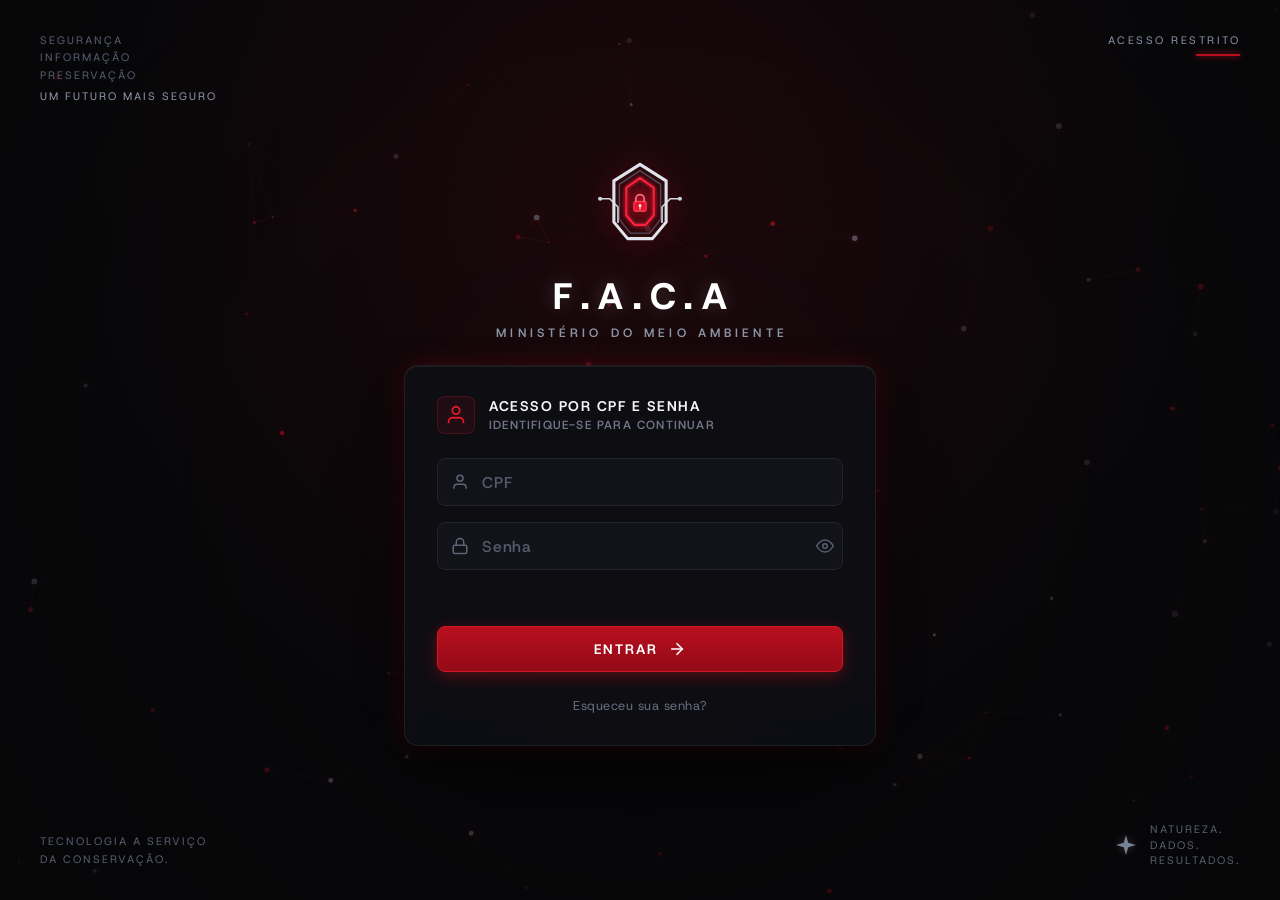
<file: index.html>
<!DOCTYPE html>
<html lang="pt-BR">
<head>
  <meta charset="UTF-8">
  <meta name="viewport" content="width=device-width, initial-scale=1.0">
  <title>F.A.C.A - Ministério do Meio Ambiente | Controle de Acesso</title>

  <!-- Fonte Local: Host Grotesk (pasta fonts/) -->
  <link rel="preload" href="src/assets/fonts/HostGrotesk-VariableFont_wght.ttf" as="font" type="font/ttf" crossorigin>
  <link rel="preload" href="src/assets/fonts/HostGrotesk-Italic-VariableFont_wght.ttf" as="font" type="font/ttf" crossorigin>

  <!-- Estilos CSS -->
  <link rel="stylesheet" href="src/css/estilo.css?v=2">
  <link rel="stylesheet" href="src/css/components/painel-nivel3.css?v=2">
</head>
<body data-role-nivel="3">
  <!-- Canvas de Fundo Interativo (Rede Neural / Constelações Cibernéticas) -->
  <canvas id="bg-canvas"></canvas>

  <!-- Ambient Glow Vignette -->
  <div class="ambient-glow"></div>

  <!-- HUD Corner Details (Idêntico à referência visual) -->
  <div class="hud-corner top-left">
    <span>SEGURANÇA</span>
    <span>INFORMAÇÃO</span>
    <span>PRESERVAÇÃO</span>
    <span class="highlight">UM FUTURO MAIS SEGURO</span>
  </div>

  <div class="hud-corner top-right">
    <div class="restricted-tag">
      <span>ACESSO RESTRITO</span>
      <div class="hud-line"></div>
    </div>
  </div>

  <div class="hud-corner bottom-left">
    <span>TECNOLOGIA A SERVIÇO</span>
    <span>DA CONSERVAÇÃO.</span>
  </div>

  <div class="hud-corner bottom-right">
    <div class="nature-tag">
      <svg class="star-icon" viewBox="0 0 24 24" fill="currentColor">
        <path d="M12 2L14.2 9.8L22 12L14.2 14.2L12 22L9.8 14.2L2 12L9.8 9.8L12 2Z"/>
      </svg>
      <div class="nature-text">
        <span>NATUREZA.</span>
        <span>DADOS.</span>
        <span>RESULTADOS.</span>
      </div>
    </div>
  </div>

  <!-- ========================================================================
       VISÃO 1 (SPA): LOGIN E RECONHECIMENTO FACIAL INICIAL
       ======================================================================== -->
  <main class="main-container" id="spa-view-login">

    <!-- Header / Logo F.A.C.A -->
    <header class="system-header">
      <div class="logo-wrapper">
        <div class="logo-shield">
          <svg viewBox="0 0 160 160" class="shield-svg">
            <defs>
              <radialGradient id="redGlow" cx="50%" cy="50%" r="50%">
                <stop offset="0%" stop-color="#ff1a35" stop-opacity="0.9" />
                <stop offset="50%" stop-color="#ab091b" stop-opacity="0.5" />
                <stop offset="100%" stop-color="#ff0022" stop-opacity="0" />
              </radialGradient>
              <filter id="glowEffect" x="-20%" y="-20%" width="140%" height="140%">
                <feGaussianBlur stdDeviation="3" result="blur" />
                <feComposite in="SourceGraphic" in2="blur" operator="over" />
              </filter>
            </defs>
            <path d="M22 68 L36 68 L48 80 L48 102" fill="none" stroke="#cfd6e0" stroke-width="2.5" stroke-linecap="round"/>
            <circle cx="22" cy="68" r="3" fill="#cfd6e0" />
            <path d="M138 68 L124 68 L112 80 L112 102" fill="none" stroke="#cfd6e0" stroke-width="2.5" stroke-linecap="round"/>
            <circle cx="138" cy="68" r="3" fill="#cfd6e0" />
            <path d="M80 18 L118 42 L118 102 L98 126 L62 126 L42 102 L42 42 Z"
                  fill="none" stroke="#dfe4ec" stroke-width="4.5" stroke-linejoin="round" />
            <path d="M80 27 L110 47 L110 98 L94 118 L66 118 L50 98 L50 47 Z"
                  fill="none" stroke="#717a8a" stroke-width="2" stroke-linejoin="round" opacity="0.6"/>
            <path d="M80 38 L100 52 L100 92 L88 106 L72 106 L60 92 L60 52 Z"
                  fill="none" stroke="#ff223e" stroke-width="3" filter="url(#glowEffect)" />
            <circle cx="80" cy="74" r="28" fill="url(#redGlow)" opacity="0.75" />
            <g transform="translate(68, 62)" class="lock-icon-svg">
              <rect x="3" y="10" width="18" height="14" rx="2.5" fill="#e6142c" stroke="#ff475b" stroke-width="1.5" />
              <path d="M6 10 V6 A6 6 0 0 1 18 6 V10" fill="none" stroke="#ff6b7b" stroke-width="2.5" stroke-linecap="round" />
              <circle cx="12" cy="16" r="2" fill="#ffffff" />
              <path d="M12 18 V21" stroke="#ffffff" stroke-width="1.5" stroke-linecap="round"/>
            </g>
          </svg>
        </div>
      </div>

      <h1 class="system-title">F.A.C.A</h1>
      <p class="system-subtitle">MINISTÉRIO DO MEIO AMBIENTE</p>
    </header>

    <!-- Área de Cards com Transição de Etapas -->
    <div class="auth-card-stage">

      <!-- ETAPA 1: Acesso por CPF e Senha -->
      <section class="auth-card active" id="step-login" aria-label="Acesso por CPF e Senha">
        <div class="card-header">
          <div class="icon-avatar">
            <svg viewBox="0 0 24 24" width="22" height="22" fill="none" stroke="currentColor" stroke-width="2">
              <path d="M20 21v-2a4 4 0 0 0-4-4H8a4 4 0 0 0-4 4v2" />
              <circle cx="12" cy="7" r="4" />
            </svg>
          </div>
          <div class="header-text">
            <h2>ACESSO POR CPF E SENHA</h2>
            <p>IDENTIFIQUE-SE PARA CONTINUAR</p>
          </div>
        </div>

        <form id="form-login" class="card-form" autocomplete="off">
          <div class="input-group">
            <span class="input-icon">
              <svg viewBox="0 0 24 24" width="18" height="18" fill="none" stroke="currentColor" stroke-width="2">
                <path d="M20 21v-2a4 4 0 0 0-4-4H8a4 4 0 0 0-4 4v2" />
                <circle cx="12" cy="7" r="4" />
              </svg>
            </span>
            <input
              type="text"
              id="cpf-input"
              name="cpf"
              placeholder="CPF"
              maxlength="14"
              inputmode="numeric"
            />
          </div>

          <div class="input-group">
            <span class="input-icon">
              <svg viewBox="0 0 24 24" width="18" height="18" fill="none" stroke="currentColor" stroke-width="2">
                <rect x="3" y="11" width="18" height="11" rx="2" ry="2" />
                <path d="M7 11V7a5 5 0 0 1 10 0v4" />
              </svg>
            </span>
            <input
              type="password"
              id="password-input"
              name="password"
              placeholder="Senha"
            />
            <button type="button" class="btn-toggle-pwd" id="btn-toggle-pwd" aria-label="Mostrar ou ocultar senha">
              <svg id="eye-icon" viewBox="0 0 24 24" width="18" height="18" fill="none" stroke="currentColor" stroke-width="2">
                <path d="M1 12s4-8 11-8 11 8 11 8-4 8-11 8-11-8-11-8z" />
                <circle cx="12" cy="12" r="3" />
              </svg>
            </button>
          </div>

          <div class="feedback-msg" id="login-feedback"></div>

          <button type="submit" class="btn-primary" id="btn-entrar">
            <span>ENTRAR</span>
            <svg viewBox="0 0 24 24" width="18" height="18" fill="none" stroke="currentColor" stroke-width="2.2" stroke-linecap="round">
              <line x1="5" y1="12" x2="19" y2="12"></line>
              <polyline points="12 5 19 12 12 19"></polyline>
            </svg>
          </button>

          <div class="card-footer">
            <a href="#" class="forgot-pwd-link" id="link-forgot-pwd">Esqueceu sua senha?</a>
          </div>
        </form>
      </section>

      <!-- ETAPA 2: Reconhecimento Facial -->
      <section class="auth-card" id="step-biometrics" aria-label="Reconhecimento Facial">
        <div class="card-header">
          <div class="icon-avatar">
            <svg viewBox="0 0 24 24" width="22" height="22" fill="none" stroke="currentColor" stroke-width="2">
              <path d="M3 7V5a2 2 0 0 1 2-2h2" />
              <path d="M17 3h2a2 2 0 0 1 2 2v2" />
              <path d="M21 17v2a2 2 0 0 1-2 2h-2" />
              <path d="M7 21H5a2 2 0 0 1-2-2v-2" />
              <circle cx="12" cy="11" r="3" />
              <path d="M8 17a4 4 0 0 1 8 0" />
            </svg>
          </div>
          <div class="header-text">
            <h2>RECONHECIMENTO FACIAL</h2>
            <p>APROXIME SEU ROSTO E FIQUE NA REGIÃO OVAL</p>
          </div>
        </div>

        <div class="card-content">
          <div class="scanner-viewport" id="scanner-viewport">
            <div class="reticle-corner corner-tl"></div>
            <div class="reticle-corner corner-tr"></div>
            <div class="reticle-corner corner-bl"></div>
            <div class="reticle-corner corner-br"></div>

            <div class="oval-top-hud-tag">APROXIME O ROSTO NA REGIÃO OVAL</div>

            <div class="scan-laser" id="scan-laser"></div>
            <div class="crosshair-h"></div>
            <div class="crosshair-v"></div>

            <canvas id="face-mesh-canvas" width="340" height="240"></canvas>
            <video id="webcam-video" autoplay playsinline muted></video>

            <div class="oval-face-overlay" aria-hidden="true">
              <div class="oval-face-cutout">
                <span class="oval-tick tick-top"></span>
                <span class="oval-tick tick-bottom"></span>
                <span class="oval-tick tick-left"></span>
                <span class="oval-tick tick-right"></span>
              </div>
              <div class="oval-proximity-pill">APROXIME O ROSTO E FIQUE NA REGIÃO OVAL</div>
            </div>

            <div class="scanner-hud-overlay">
              <span class="hud-status" id="hud-status-text">SISTEMA PRONTO</span>
              <span class="hud-metrics" id="hud-metrics-text">BIOMETRIA 0%</span>
            </div>
          </div>

          <div class="oval-proximity-warning" id="login-oval-warning">
            <span class="oval-warn-icon">⚠️</span>
            <span><strong>AVISO:</strong> Aproxime seu rosto da câmera e fique dentro da <strong>região oval</strong> para o sistema validar melhor (captura limitada somente ao rosto).</span>
          </div>

          <div class="scan-progress-container" id="scan-progress-box">
            <div class="scan-progress-bar" id="scan-progress-bar"></div>
          </div>

          <div class="feedback-msg" id="bio-feedback"></div>

          <button type="button" class="btn-secondary" id="btn-start-scan">
            <svg viewBox="0 0 24 24" width="18" height="18" fill="none" stroke="currentColor" stroke-width="2">
              <path d="M23 19a2 2 0 0 1-2 2H3a2 2 0 0 1-2-2V8a2 2 0 0 1 2-2h4l2-3h6l2 3h4a2 2 0 0 1 2 2z"/>
              <circle cx="12" cy="13" r="4"/>
            </svg>
            <span id="btn-scan-label">INICIAR RECONHECIMENTO</span>
          </button>

          <div class="card-actions-nav">
            <button type="button" class="btn-link" id="btn-back-login">
              ← Voltar para identificação
            </button>
            <button type="button" class="btn-link-action" id="btn-toggle-cam">
              Ativar Câmera Real
            </button>
          </div>
        </div>
      </section>

    </div>
  </main>

  <!-- ========================================================================
       VISÃO 2 (SPA): PAINEL DASHBOARD COM MENU CUMULATIVO POR ROLE E TODAS AS ABAS
       ======================================================================== -->
  <div id="spa-view-dashboard" style="display: none; width: 100%; padding-top: 32px;">

    <!-- Matriz Numérica Decorativa de Fundo -->
    <div class="cyber-matrix-watermark top-matrix" aria-hidden="true">008005200: 00405300: 00650250:
000400050: 005000200: 02000000:
000002050: 01000130: 00300550:
000003805: 08000503: 02000800:
003005000: 00300805: 00300030:
005038380: 00560203: 02000070:
005300052: 00350301: 00610200:</div>

    <div class="cyber-matrix-watermark bottom-matrix" aria-hidden="true">1001023018091
1002008010301
1080006830201
1000008012903
1080020310102
1
1102010500301</div>

    <!-- Cabeçalho Central F.A.C.A -->
    <header class="dashboard-top-header">
      <div class="logo-wrapper">
        <div class="logo-shield">
          <svg viewBox="0 0 160 160" class="shield-svg">
            <path d="M22 68 L36 68 L48 80 L48 102" fill="none" stroke="#cfd6e0" stroke-width="2.5" stroke-linecap="round"/>
            <circle cx="22" cy="68" r="3" fill="#cfd6e0" />
            <path d="M138 68 L124 68 L112 80 L112 102" fill="none" stroke="#cfd6e0" stroke-width="2.5" stroke-linecap="round"/>
            <circle cx="138" cy="68" r="3" fill="#cfd6e0" />
            <path d="M80 18 L118 42 L118 102 L98 126 L62 126 L42 102 L42 42 Z"
                  fill="none" stroke="#dfe4ec" stroke-width="4.5" stroke-linejoin="round" />
            <path d="M80 27 L110 47 L110 98 L94 118 L66 118 L50 98 L50 47 Z"
                  fill="none" stroke="#717a8a" stroke-width="2" stroke-linejoin="round" opacity="0.6"/>
            <path d="M80 38 L100 52 L100 92 L88 106 L72 106 L60 92 L60 52 Z"
                  fill="none" stroke="#ff223e" stroke-width="3" />
            <circle cx="80" cy="74" r="28" fill="url(#redGlow)" opacity="0.75" />
            <g transform="translate(68, 62)">
              <rect x="3" y="10" width="18" height="14" rx="2.5" fill="#e6142c" stroke="#ff475b" stroke-width="1.5" />
              <path d="M6 10 V6 A6 6 0 0 1 18 6 V10" fill="none" stroke="#ff6b7b" stroke-width="2.5" stroke-linecap="round" />
              <circle cx="12" cy="16" r="2" fill="#ffffff" />
              <path d="M12 18 V21" stroke="#ffffff" stroke-width="1.5" stroke-linecap="round"/>
            </g>
          </svg>
        </div>
      </div>
      <h1 class="system-title">F.A.C.A</h1>
      <p class="system-subtitle">MINISTÉRIO DO MEIO AMBIENTE</p>
    </header>

    <!-- Layout Principal: Menu Lateral Cumulativo + Telas de Todas as Abas -->
    <div class="dashboard-layout">

      <!-- Menu Lateral Cumulativo renderizado por src/js/components/menu-niveis.js -->
      <div id="sidebar-menu-container"></div>

      <!-- Workspace com as 10 Telas das Abas (Nível 1, Nível 2 e Nível 3) -->
      <main class="dashboard-workspace">

        <!-- ================================================================
             NÍVEL 1 — ABA 1: SÍNTESE DE ESTATÍSTICAS (#estatisticas)
             ================================================================ -->
        <section class="panel-main-card tab-screen" id="tab-estatisticas" data-tab-panel="estatisticas">
          <div class="screen-header-block">
            <h2 class="screen-main-title">SÍNTESE DE ESTATÍSTICAS</h2>
          </div>

          <div class="stats-layout-grid">
            <div class="stats-charts-col">
              <div class="cyber-inner-card">
                <div class="inner-card-top">
                  <span class="inner-card-title">Dados de Detecção</span>
                  <div class="chart-legend-inline">
                    <span><i class="legend-dot red"></i>Diário</span>
                    <span><i class="legend-dot grey"></i>Mensal</span>
                  </div>
                </div>
                <div class="stats-svg-box">
                  <svg viewBox="0 0 520 155" preserveAspectRatio="none">
                    <g fill="#7c8598" font-size="10" font-family="Host Grotesk, sans-serif">
                      <text x="4" y="16">50</text>
                      <text x="4" y="40">40</text>
                      <text x="4" y="64">30</text>
                      <text x="4" y="88">20</text>
                      <text x="4" y="112">10</text>
                      <text x="10" y="134">0</text>
                    </g>
                    <g stroke="rgba(255,255,255,0.06)" stroke-width="1">
                      <line x1="28" y1="12" x2="510" y2="12"/>
                      <line x1="28" y1="36" x2="510" y2="36"/>
                      <line x1="28" y1="60" x2="510" y2="60"/>
                      <line x1="28" y1="84" x2="510" y2="84"/>
                      <line x1="28" y1="108" x2="510" y2="108"/>
                      <line x1="28" y1="132" x2="510" y2="132" stroke="rgba(255,255,255,0.14)"/>
                    </g>
                    <g fill="#7c8598" font-size="10" font-family="Host Grotesk, sans-serif" text-anchor="middle">
                      <text x="55" y="148">Jan</text>
                      <text x="102" y="148">Fev</text>
                      <text x="149" y="148">Mar</text>
                      <text x="196" y="148">Abr</text>
                      <text x="243" y="148">Mai</text>
                      <text x="290" y="148">Jun</text>
                      <text x="337" y="148">Jul</text>
                      <text x="384" y="148">Ago</text>
                      <text x="431" y="148">Set</text>
                      <text x="478" y="148">Out</text>
                    </g>
                    <!-- Pré-configurado para receber as barras do MySQL -->
                    <g id="sql-chart-deteccao-bars"></g>
                  </svg>
                </div>
              </div>

              <div class="cyber-inner-card">
                <div class="inner-card-top">
                  <span class="inner-card-title">Média de Amostras</span>
                </div>
                <div class="stats-svg-box">
                  <svg viewBox="0 0 520 155" preserveAspectRatio="none">
                    <g fill="#7c8598" font-size="10" font-family="Host Grotesk, sans-serif">
                      <text x="0" y="16">100</text>
                      <text x="4" y="40">80</text>
                      <text x="4" y="64">60</text>
                      <text x="4" y="88">40</text>
                      <text x="4" y="112">20</text>
                      <text x="10" y="134">0</text>
                    </g>
                    <g stroke="rgba(255,255,255,0.06)" stroke-width="1">
                      <line x1="28" y1="12" x2="510" y2="12"/>
                      <line x1="28" y1="36" x2="510" y2="36"/>
                      <line x1="28" y1="60" x2="510" y2="60"/>
                      <line x1="28" y1="84" x2="510" y2="84"/>
                      <line x1="28" y1="108" x2="510" y2="108"/>
                      <line x1="28" y1="132" x2="510" y2="132" stroke="rgba(255,255,255,0.14)"/>
                    </g>
                    <g fill="#7c8598" font-size="10" font-family="Host Grotesk, sans-serif" text-anchor="middle">
                      <text x="55" y="148">Jan</text>
                      <text x="102" y="148">Fev</text>
                      <text x="149" y="148">Mar</text>
                      <text x="196" y="148">Abr</text>
                      <text x="243" y="148">Mai</text>
                      <text x="290" y="148">Jun</text>
                      <text x="337" y="148">Set</text>
                      <text x="384" y="148">Ago</text>
                      <text x="431" y="148">Out</text>
                    </g>
                    <!-- Pré-configurado para receber a curva do MySQL -->
                    <g id="sql-chart-media-amostras"></g>
                  </svg>
                </div>
              </div>
            </div>

            <div class="stats-kpis-col">
              <div class="kpi-box">
                <span class="kpi-label">Taxa de Detecção</span>
                <div class="kpi-value-row">
                  <span class="kpi-big-value" id="sql-kpi-taxa-deteccao">--%</span>
                </div>
                <span class="kpi-sub-trend" id="sql-trend-taxa">Aguardando SQL</span>
              </div>

              <div class="kpi-box">
                <span class="kpi-label">Média Mensal</span>
                <div class="kpi-value-row">
                  <span class="kpi-big-value" id="sql-kpi-media-mensal">--</span>
                </div>
                <span class="kpi-sub-trend" id="sql-trend-mensal">Aguardando SQL</span>
              </div>

              <div class="kpi-box">
                <span class="kpi-label">Média Amostras</span>
                <div class="kpi-value-row">
                  <span class="kpi-big-value" id="sql-kpi-media-amostras">--</span>
                </div>
                <span class="kpi-sub-trend" id="sql-trend-amostras">Aguardando SQL</span>
              </div>

              <div class="kpi-box">
                <span class="kpi-label">Total de Amostras</span>
                <div class="kpi-value-row">
                  <span class="kpi-big-value" id="sql-kpi-total-amostras">--</span>
                </div>
                <span class="kpi-sub-trend" id="sql-trend-total">Aguardando SQL</span>
              </div>
            </div>
          </div>
        </section>

        <!-- ================================================================
             NÍVEL 1 — ABA 2: PANORAMA DE TOXINAS (#panorama)
             ================================================================ -->
        <section class="panel-main-card tab-screen" id="tab-panorama" data-tab-panel="panorama">
          <div class="screen-header-block">
            <h2 class="screen-main-title">PANORAMA DE TOXINAS</h2>
          </div>

          <div class="panorama-grid">
            <div class="heatmap-viewport" id="sql-heatmap-container">
              <div class="heatmap-zoom-controls">
                <button type="button" class="btn-map-zoom" aria-label="Mais zoom">+</button>
                <button type="button" class="btn-map-zoom" aria-label="Menos zoom">−</button>
              </div>
              <div class="heatmap-scale-bar">
                <span>0%</span>
                <div class="scale-gradient-strip"></div>
              </div>
              <svg viewBox="0 0 480 250" width="100%" height="100%" preserveAspectRatio="xMidYMid slice">
                <g stroke="rgba(255,255,255,0.06)" stroke-width="1.2" fill="none">
                  <path d="M 0 60 Q 140 70 240 120 T 480 160"/>
                  <path d="M 80 0 L 160 250"/>
                  <path d="M 290 0 Q 260 120 310 250"/>
                  <path d="M 0 180 L 480 95"/>
                </g>
                <g id="sql-heatmap-points"></g>
              </svg>
            </div>

            <div class="cyber-inner-card donut-card-flex">
              <div class="donut-svg-wrap">
                <svg viewBox="0 0 120 120" width="120" height="120">
                  <circle cx="60" cy="60" r="44" fill="none" stroke="rgba(255,255,255,0.08)" stroke-width="16"/>
                  <circle id="sql-donut-top-seg" cx="60" cy="60" r="44" fill="none" stroke="#2ed573" stroke-width="16"
                          stroke-dasharray="0 276" transform="rotate(-90 60 60)"/>
                </svg>
                <span class="donut-center-text" id="sql-donut-top-val">--%</span>
              </div>
              <div class="segmented-bars-group">
                <div class="seg-bar-item">
                  <label>Toxina A</label>
                  <div class="seg-bar-track">
                    <div class="seg-bar-fill" id="sql-bar-top-toxina-a"></div>
                  </div>
                </div>
                <div class="seg-bar-item">
                  <label>Toxina B</label>
                  <div class="seg-bar-track">
                    <div class="seg-bar-fill" id="sql-bar-top-toxina-b"></div>
                  </div>
                </div>
              </div>
            </div>

            <div class="cyber-inner-card donut-bottom-left-flex">
              <div class="donut-svg-wrap">
                <svg viewBox="0 0 120 120" width="120" height="120">
                  <circle cx="60" cy="60" r="44" fill="none" stroke="rgba(255,255,255,0.08)" stroke-width="15"/>
                  <circle id="sql-donut-bl-seg" cx="60" cy="60" r="44" fill="none" stroke="#e01b2f" stroke-width="15"
                          stroke-dasharray="0 276" transform="rotate(-90 60 60)"/>
                </svg>
                <span class="donut-center-text" id="sql-donut-bl-val">--%</span>
              </div>
              <div class="segmented-bars-group">
                <div class="seg-bar-item">
                  <label>Toxina A</label>
                  <div class="seg-bar-track">
                    <div class="seg-bar-fill" id="sql-bar-bl-toxina-a"></div>
                  </div>
                </div>
                <div class="seg-bar-item">
                  <label>Toxina B</label>
                  <div class="seg-bar-track">
                    <div class="seg-bar-fill" id="sql-bar-bl-toxina-b"></div>
                  </div>
                </div>
                <div class="seg-bar-item">
                  <label>Toxina C</label>
                  <div class="seg-bar-track">
                    <div class="seg-bar-fill" id="sql-bar-bl-toxina-c"></div>
                  </div>
                </div>
              </div>
            </div>

            <div class="cyber-inner-card" style="display: flex; align-items: center; justify-content: center;">
              <div class="donut-svg-wrap">
                <svg viewBox="0 0 120 120" width="120" height="120">
                  <circle cx="60" cy="60" r="44" fill="none" stroke="rgba(255,255,255,0.08)" stroke-width="15"/>
                  <circle id="sql-donut-br-seg" cx="60" cy="60" r="44" fill="none" stroke="#ff2a40" stroke-width="15"
                          stroke-dasharray="0 276" transform="rotate(-90 60 60)"/>
                </svg>
                <span class="donut-center-text" id="sql-donut-br-val">--%</span>
              </div>
            </div>
          </div>
        </section>

        <!-- ================================================================
             NÍVEL 1 — ABA 3: HISTÓRICO DE ALERTAS (#alertas)
             ================================================================ -->
        <section class="panel-main-card tab-screen" id="tab-alertas" data-tab-panel="alertas">
          <div class="screen-header-block">
            <h2 class="screen-main-title">HISTÓRICO DE ALERTAS</h2>
          </div>

          <div class="alerts-table-card">
            <table class="flat-cyber-table" id="tabela-historico-alertas">
              <thead>
                <tr>
                  <th>Data/hora</th>
                  <th>Nível</th>
                  <th>Descrição</th>
                  <th>Status</th>
                </tr>
              </thead>
              <tbody id="tbody-historico-alertas">
                <tr class="sql-empty-row">
                  <td colspan="4">Sem dados — Pré-configurado para receber a tabela `alertas` do banco de dados MySQL.</td>
                </tr>
              </tbody>
            </table>
          </div>
        </section>

        <!-- ================================================================
             NÍVEL 1 — ABA 4: GERADOR PDF (#pdf)
             ================================================================ -->
        <section class="panel-main-card tab-screen" id="tab-pdf" data-tab-panel="pdf">
          <div class="screen-header-block">
            <h2 class="screen-main-title">GERADOR PDF</h2>
          </div>

          <div class="pdf-generator-grid">
            <form class="pdf-form-col" id="form-gerador-pdf">
              <div>
                <label class="pdf-field-label">Data</label>
                <div class="pdf-date-row">
                  <input type="date" id="pdf-data-inicio" class="cyber-input-control" />
                  <input type="date" id="pdf-data-fim" class="cyber-input-control" />
                </div>
              </div>

              <div>
                <label class="pdf-field-label" for="pdf-tipo-relatorio">Tipo de relatório</label>
                <select id="pdf-tipo-relatorio" class="cyber-select-control">
                  <option value="">Tipo de relatório</option>
                  <option value="estatisticas">Síntese de Estatísticas</option>
                  <option value="panorama">Panorama de Toxinas</option>
                  <option value="alertas">Histórico de Alertas</option>
                </select>
              </div>

              <div>
                <label class="pdf-field-label">Seções a incluir</label>
                <div class="pdf-checkbox-list">
                  <label class="cyber-checkbox-item">
                    <input type="checkbox" name="secao_pdf" value="1" checked />
                    <span>Relatório</span>
                  </label>
                  <label class="cyber-checkbox-item">
                    <input type="checkbox" name="secao_pdf" value="2" />
                    <span>Relatório II</span>
                  </label>
                  <label class="cyber-checkbox-item">
                    <input type="checkbox" name="secao_pdf" value="3" />
                    <span>Relatório III</span>
                  </label>
                  <label class="cyber-checkbox-item">
                    <input type="checkbox" name="secao_pdf" value="4" />
                    <span>Relatório IV</span>
                  </label>
                  <label class="cyber-checkbox-item">
                    <input type="checkbox" name="secao_pdf" value="5" />
                    <span>Relatório V</span>
                  </label>
                </div>
              </div>

              <div class="feedback-msg" id="pdf-feedback"></div>

              <button type="submit" class="btn-red-outline-large" id="btn-gerar-pdf">
                <svg viewBox="0 0 24 24" width="18" height="18" fill="none" stroke="currentColor" stroke-width="2">
                  <path d="M14 2H6a2 2 0 0 0-2 2v16a2 2 0 0 0 2 2h12a2 2 0 0 0 2-2V8z"/>
                  <polyline points="14 2 14 8 20 8"/>
                  <line x1="16" y1="13" x2="8" y2="13"/>
                  <line x1="16" y1="17" x2="8" y2="17"/>
                </svg>
                <span>GERAR RELATÓRIO PDF</span>
              </button>
            </form>

            <div class="pdf-preview-wrapper">
              <div style="width: 100%; max-width: 310px; margin-bottom: 8px;">
                <span class="pdf-field-label">Pré-visualização</span>
              </div>
              <div class="pdf-paper-sheet" id="sql-pdf-preview-sheet">
                <div class="pdf-sheet-top">
                  <span class="pdf-logo-Word">PDF</span>
                  <div class="pdf-meta-lines">
                    <div>F.A.C.A — MMA</div>
                    <div id="sql-pdf-data-ref">Aguardando MySQL</div>
                  </div>
                </div>
                <div class="pdf-sheet-section-title">Metadados da Consulta SQL</div>
                <div style="font-size: 0.62rem; color: #5a6270; margin-bottom: 12px;">
                  Pré-configurado para receber os registros do banco de dados MySQL.
                </div>
                <div class="pdf-sheet-section-title">Registros do Relatório</div>
                <table class="pdf-sheet-table">
                  <thead>
                    <tr>
                      <th>Item</th>
                      <th>Referência</th>
                      <th>Valor</th>
                    </tr>
                  </thead>
                  <tbody id="tbody-pdf-preview">
                    <tr>
                      <td colspan="3" style="text-align: center; padding: 18px 4px;">
                        Sem dados (Aguardando SQL)
                      </td>
                    </tr>
                  </tbody>
                </table>
              </div>
            </div>
          </div>
        </section>

        <!-- ================================================================
             NÍVEL 2 — ABA 1: COFRE SEGURO (Status) (#cofre-status)
             ================================================================ -->
        <section class="panel-main-card tab-screen" id="tab-cofre-status" data-tab-panel="cofre-status">
          <div id="view-cofre-bloqueado">
            <div class="screen-header-block">
              <h2 class="screen-main-title">ACESSO NEGADO / REQUER AUTENTICAÇÃO</h2>
            </div>

            <div class="cofre-locked-grid">
              <div class="cofre-locked-main-card">
                <div class="locked-padlock-box">
                  <svg viewBox="0 0 24 24" width="46" height="46" fill="none" stroke="currentColor" stroke-width="2">
                    <rect x="3" y="11" width="18" height="11" rx="2" ry="2"/>
                    <path d="M7 11V7a5 5 0 0 1 10 0v4"/>
                    <circle cx="12" cy="16" r="1.5"/>
                  </svg>
                </div>
                <h3 class="locked-title">COFRE BLOQUEADO</h3>
                <p class="locked-desc">
                  Para acessar as informações de status do cofre, é necessário realizar a liberação biométrica na aba
                  <strong>AUTENTICAÇÃO FACIAL</strong>
                </p>
                <button type="button" class="btn-red-outline-large" id="btn-ir-autenticacao-facial" style="max-width: 290px;">
                  <span>IR PARA AUTENTICAÇÃO FACIAL</span>
                </button>
              </div>

              <div class="cofre-locked-side-col">
                <div class="restricted-preview-card">
                  <div class="restricted-card-header">SEGURANÇA</div>
                  <div class="restricted-blur-content">
                    <div class="blur-bar" style="height: 35%;"></div>
                    <div class="blur-bar" style="height: 55%;"></div>
                    <div class="blur-bar" style="height: 45%;"></div>
                    <div class="blur-bar" style="height: 70%;"></div>
                    <div class="blur-bar" style="height: 60%;"></div>
                    <div class="blur-bar" style="height: 90%;"></div>
                  </div>
                  <div class="restricted-lock-overlay">
                    <svg viewBox="0 0 24 24" width="22" height="22" fill="none" stroke="currentColor" stroke-width="2">
                      <rect x="3" y="11" width="18" height="11" rx="2" ry="2"/>
                      <path d="M7 11V7a5 5 0 0 1 10 0v4"/>
                    </svg>
                    <span>ACESSO RESTRITO</span>
                  </div>
                </div>

                <div class="restricted-preview-card">
                  <div class="restricted-card-header">MONITORAMENTO DE PERÍMETRO</div>
                  <div class="restricted-blur-content">
                    <svg viewBox="0 0 200 100" width="100%" height="100%" stroke="#7f8c9a" stroke-width="2" fill="none">
                      <rect x="15" y="10" width="170" height="80"/>
                      <line x1="85" y1="10" x2="85" y2="90"/>
                      <line x1="85" y1="50" x2="185" y2="50"/>
                    </svg>
                  </div>
                  <div class="restricted-lock-overlay">
                    <svg viewBox="0 0 24 24" width="22" height="22" fill="none" stroke="currentColor" stroke-width="2">
                      <rect x="3" y="11" width="18" height="11" rx="2" ry="2"/>
                      <path d="M7 11V7a5 5 0 0 1 10 0v4"/>
                    </svg>
                    <span>ACESSO RESTRITO</span>
                  </div>
                </div>
              </div>
            </div>
          </div>

          <div id="view-cofre-desbloqueado" style="display: none;">
            <div class="screen-header-block" style="display: flex; align-items: center; justify-content: space-between; flex-wrap: wrap; gap: 12px;">
              <div>
                <h2 class="screen-main-title">COFRE SEGURO - STATUS GERAL</h2>
                <p class="screen-subtitle">AGORA LIBERADO APÓS A CONFIRMAÇÃO FACIAL</p>
              </div>
              <button type="button" class="btn-novo-usuario" id="btn-cofre-abrir-form-toxina" data-action="abrir-form-toxina">
                <span>+ ADICIONAR TOXINA</span>
              </button>
            </div>

            <!-- Formulário de Adição de Nova Toxina no Cofre (Exclusivo para Usuários Permitidos Nível 2/3 com Cofre Desbloqueado) -->
            <div id="slot-form-toxina-cofre">
              <div id="card-form-nova-toxina" class="cyber-inner-card" style="display: none; margin-bottom: 18px; border: 1px solid rgba(255, 42, 64, 0.45); background: rgba(14, 18, 28, 0.95); padding: 18px;">
                <div style="display: flex; align-items: center; justify-content: space-between; margin-bottom: 14px; border-bottom: 1px solid rgba(255,255,255,0.08); padding-bottom: 10px;">
                  <div>
                    <h3 style="margin: 0; font-size: 1rem; color: #ffffff; letter-spacing: 0.06em;">CADASTRAR NOVA TOXINA NO COFRE</h3>
                    <span style="font-size: 0.75rem; color: #9aa4b8;">Salva no banco de dados e atualiza automaticamente os Dashboards do Nível 1 e Inventário</span>
                  </div>
                  <span class="unlocked-badge-top" style="margin: 0;">ACESSO AUTORIZADO (NÍVEL 2/3)</span>
                </div>

                <form id="form-nova-toxina-cofre">
                  <div style="display: grid; grid-template-columns: repeat(auto-fit, minmax(210px, 1fr)); gap: 12px;">
                    <div class="modal-field">
                      <label for="tox-input-nome">Nome da Toxina</label>
                      <input type="text" id="tox-input-nome" class="cyber-input-control" placeholder="Ex: Anatoxina-a Purificada" required />
                    </div>
                    <div class="modal-field">
                      <label for="tox-input-codigo">Código da Amostra</label>
                      <input type="text" id="tox-input-codigo" class="cyber-input-control" placeholder="Ex: TOX-L2-005" required />
                    </div>
                    <div class="modal-field">
                      <label for="tox-input-formula">Fórmula Molecular</label>
                      <input type="text" id="tox-input-formula" class="cyber-input-control" placeholder="Ex: C10H15NO" required />
                    </div>
                    <div class="modal-field">
                      <label for="tox-select-nivel">Classificação de Risco / Nível</label>
                      <select id="tox-select-nivel" class="cyber-select-control" required>
                        <option value="1">Moderado (Monitoramento Nível 1)</option>
                        <option value="2" selected>Alto / Crítico (Restrito Nível 2)</option>
                        <option value="3">Catastrófico (Segurança Nível 3)</option>
                      </select>
                    </div>
                    <div class="modal-field">
                      <label for="tox-input-temp">Temperatura de Armazenamento (°C)</label>
                      <input type="number" step="0.1" id="tox-input-temp" class="cyber-input-control" value="-20.0" required />
                    </div>
                    <div class="modal-field">
                      <label for="tox-input-compartimento">Compartimento no Cofre</label>
                      <input type="text" id="tox-input-compartimento" class="cyber-input-control" placeholder="Ex: Criogenia Setor 2-B" required />
                    </div>
                  </div>

                  <div class="modal-field" style="margin-top: 10px;">
                    <label for="tox-input-protocolo">Protocolo de Contenção / Neutralização</label>
                    <input type="text" id="tox-input-protocolo" class="cyber-input-control" placeholder="Ex: Pressão negativa BSL e neutralização alcalina controlada" />
                  </div>

                  <div class="feedback-msg" id="tox-feedback-msg" style="margin-top: 10px;"></div>

                  <div style="display: flex; gap: 10px; justify-content: flex-end; margin-top: 14px;">
                    <button type="button" class="btn-outline-secondary" id="btn-cancelar-toxina-cofre" style="width: auto; padding: 8px 18px;">
                      CANCELAR
                    </button>
                    <button type="submit" class="btn-red-outline-large" id="btn-salvar-toxina-cofre" style="width: auto; padding: 8px 22px; margin-top: 0;">
                      <span>SALVAR TOXINA NO COFRE</span>
                    </button>
                  </div>
                </form>
              </div>
            </div>

            <div class="cofre-unlocked-grid">
              <div class="cofre-unlocked-left-card">
                <div class="unlocked-badge-top">ACESSO LIBERADO (AUTENTICADO)</div>
                <div class="unlocked-icon-center">
                  <svg viewBox="0 0 24 24" width="54" height="54" fill="none" stroke="currentColor" stroke-width="2">
                    <rect x="3" y="11" width="18" height="11" rx="2" ry="2"/>
                    <path d="M7 11V7a5 5 0 0 1 9.9-1"/>
                    <circle cx="12" cy="16" r="1.5"/>
                  </svg>
                  <span class="unlocked-title">COFRE DESBLOQUEADO</span>
                </div>

                <ul class="system-kv-list">
                  <li>
                    <span>STATUS DOS SISTEMAS:</span>
                    <strong id="sql-cofre-status-sistemas">-- (Aguardando SQL)</strong>
                  </li>
                  <li>
                    <span>Temperatura Interna:</span>
                    <strong id="sql-cofre-temperatura">--</strong>
                  </li>
                  <li>
                    <span>Pressão:</span>
                    <strong id="sql-cofre-pressao">--</strong>
                  </li>
                  <li>
                    <span>Nível de Carga do Gerador:</span>
                    <strong id="sql-cofre-gerador">--</strong>
                  </li>
                  <li>
                    <span>Sistema de Exaustão:</span>
                    <strong id="sql-cofre-exaustao">--</strong>
                  </li>
                </ul>

                <div>
                  <div style="font-size: 0.8rem; font-weight: 700; color: #cfd6e3; margin-bottom: 8px;">
                    Últimas Aberturas:
                  </div>
                  <div id="sql-lista-ultimas-aberturas" class="sql-empty-box">
                    Sem dados — Pré-configurado para receber `aberturas_cofre` do MySQL.
                  </div>
                </div>
              </div>

              <div class="blueprint-card">
                <div class="blueprint-svg-box">
                  <svg viewBox="0 0 320 210" width="100%" height="100%" fill="none">
                    <rect x="20" y="14" width="280" height="182" stroke="#6c768a" stroke-width="3"/>
                    <rect x="26" y="20" width="268" height="170" stroke="#4d5566" stroke-width="1.2"/>
                    <line x1="125" y1="20" x2="125" y2="115" stroke="#6c768a" stroke-width="2.5"/>
                    <line x1="26" y1="115" x2="105" y2="115" stroke="#6c768a" stroke-width="2.5"/>
                    <line x1="225" y1="20" x2="225" y2="145" stroke="#6c768a" stroke-width="2.5"/>
                    <line x1="225" y1="90" x2="294" y2="90" stroke="#6c768a" stroke-width="2.5"/>
                    <g stroke="#596275" stroke-width="1.2">
                      <rect x="28" y="150" width="55" height="24"/>
                      <line x1="37" y1="150" x2="37" y2="174"/>
                      <line x1="46" y1="150" x2="46" y2="174"/>
                      <line x1="55" y1="150" x2="55" y2="174"/>
                      <line x1="64" y1="150" x2="64" y2="174"/>
                      <line x1="73" y1="150" x2="73" y2="174"/>
                    </g>
                    <rect x="270" y="120" width="18" height="14" rx="2" fill="rgba(46,213,115,0.2)" stroke="#2ed573" stroke-width="1.5"/>
                    <text x="279" y="130" fill="#2ed573" font-size="8" font-family="Host Grotesk, sans-serif" text-anchor="middle">52</text>
                    <line x1="142" y1="190" x2="188" y2="190" stroke="#ff2a40" stroke-width="4"/>
                  </svg>
                </div>

                <ul class="system-kv-list" style="border-bottom: none; margin-bottom: 0; padding-bottom: 0;">
                  <li>
                    <span>Porta Principal:</span>
                    <strong id="sql-cofre-porta">-- (Aguardando SQL)</strong>
                  </li>
                  <li>
                    <span>Ventilação:</span>
                    <strong id="sql-cofre-ventilacao">--</strong>
                  </li>
                  <li>
                    <span>Acesso:</span>
                    <strong id="sql-cofre-acesso">--</strong>
                  </li>
                </ul>
              </div>
            </div>
          </div>
        </section>

        <!-- ================================================================
             NÍVEL 2 — ABA 2: INVENTÁRIO DE TOXINAS (#inventario)
             ================================================================ -->
        <section class="panel-main-card tab-screen" id="tab-inventario" data-tab-panel="inventario">
          <div class="screen-header-block" style="display: flex; align-items: center; justify-content: space-between; flex-wrap: wrap; gap: 12px;">
            <div>
              <h2 class="screen-main-title">INVENTÁRIO DE TOXINAS</h2>
              <p class="screen-subtitle">(Cofre Seguro)</p>
            </div>
            <button type="button" class="btn-novo-usuario" id="btn-inv-abrir-form-toxina" data-action="abrir-form-toxina">
              <span>+ ADICIONAR TOXINA</span>
            </button>
          </div>

          <div id="view-inventario-bloqueado" style="display: none;">
            <div class="cofre-locked-center-card" style="margin: 24px auto;">
              <div class="vault-door-ring">
                <div class="vault-lock-badge">
                  <svg viewBox="0 0 24 24" width="22" height="22" fill="none" stroke="currentColor" stroke-width="2.2">
                    <rect x="3" y="11" width="18" height="11" rx="2" ry="2"/>
                    <path d="M7 11V7a5 5 0 0 1 10 0v4"/>
                  </svg>
                </div>
              </div>
              <h3 class="cofre-locked-title">INVENTÁRIO DO COFRE BLOQUEADO</h3>
              <p class="cofre-locked-desc">
                Somente operadores autorizados (Nível 2 ou Nível 3) após a confirmação biométrica facial podem acessar o inventário do cofre ou cadastrar novas toxinas.
              </p>
              <button type="button" class="btn-red-outline-large" data-spa-tab="autenticacao-facial" style="max-width: 310px; margin: 14px auto 0;">
                <span>LIBERAR ACESSO AO COFRE</span>
              </button>
            </div>
          </div>

          <div id="view-inventario-desbloqueado">
            <div id="slot-form-toxina-inventario"></div>

            <div class="inventory-toolbar">
              <select id="sql-filtro-inventario" class="cyber-select-control">
                <option value="">Filtros de Busca</option>
                <option value="alto">Nível de Risco: Alto</option>
                <option value="critico">Nível de Risco: Alto/Crítico</option>
              </select>

              <div class="inv-metric-pill">
                <svg viewBox="0 0 24 24" width="20" height="20" fill="none" stroke="currentColor" stroke-width="2">
                  <path d="M14 14.76V3.5a2.5 2.5 0 0 0-5 0v11.26a4.5 4.5 0 1 0 5 0z"/>
                </svg>
                <div class="inv-metric-text">
                  <span>Temperatura Interna</span>
                  <strong class="temp-green" id="sql-inv-temperatura">-- °C</strong>
                </div>
              </div>

              <div class="inv-metric-pill">
                <div class="inv-metric-text">
                  <span>Quantidade</span>
                  <strong id="sql-inv-quantidade">0 Itens</strong>
                </div>
              </div>
            </div>

            <div class="alerts-table-card">
              <table class="flat-cyber-table" id="tabela-inventario-toxinas">
                <thead>
                  <tr>
                    <th>ID</th>
                    <th>Nome da Toxina</th>
                    <th>Quantidade</th>
                    <th>Nível de Risco</th>
                    <th>Compartimento</th>
                    <th>Último Acesso</th>
                  </tr>
                </thead>
                <tbody id="tbody-inventario-toxinas">
                  <tr class="sql-empty-row">
                    <td colspan="6">Sem dados — Pré-configurado para receber a tabela `toxinas` do banco de dados MySQL.</td>
                  </tr>
                </tbody>
              </table>
            </div>
          </div>
        </section>

        <!-- ================================================================
             NÍVEL 2 — ABA 3: AUTENTICAÇÃO FACIAL (#autenticacao-facial)
             Usa a mesma configuração Python da facial no JS (POST /autenticar)
             ================================================================ -->
        <section class="panel-main-card tab-screen" id="tab-autenticacao-facial" data-tab-panel="autenticacao-facial">
          <div class="screen-header-block">
            <h2 class="screen-main-title">SISTEMA DE AUTENTICAÇÃO FACIAL</h2>
            <p class="screen-subtitle">LIBERAÇÃO DE ACESSO AO COFRE</p>
          </div>

          <div class="n2-facial-grid">
            <div class="n2-scanner-frame" id="n2-scanner-viewport">
              <div class="reticle-corner corner-tl"></div>
              <div class="reticle-corner corner-tr"></div>
              <div class="reticle-corner corner-bl"></div>
              <div class="reticle-corner corner-br"></div>

              <div class="n2-hud-top-label">APROXIME O ROSTO NA REGIÃO OVAL</div>

              <div class="scan-laser" id="n2-scan-laser"></div>
              <div class="crosshair-h"></div>
              <div class="crosshair-v"></div>

              <canvas id="n2-face-mesh-canvas" width="380" height="310"></canvas>
              <video id="n2-webcam-video" autoplay playsinline muted style="position:absolute;width:100%;height:100%;object-fit:cover;transform:scaleX(-1);z-index:1;display:none;"></video>

              <div class="oval-face-overlay" aria-hidden="true">
                <div class="oval-face-cutout">
                  <span class="oval-tick tick-top"></span>
                  <span class="oval-tick tick-bottom"></span>
                  <span class="oval-tick tick-left"></span>
                  <span class="oval-tick tick-right"></span>
                </div>
                <div class="oval-proximity-pill">APROXIME O ROSTO E FIQUE NA REGIÃO OVAL</div>
              </div>

              <div class="n2-hud-bottom-label">
                FIQUE NA REGIÃO OVAL<br>CAPTURA LIMITADA SOMENTE AO ROSTO
              </div>
            </div>

            <div class="n2-controls-col">
              <div class="oval-proximity-warning" id="n2-oval-warning">
                <span class="oval-warn-icon">⚠️</span>
                <span><strong>AVISO:</strong> Aproxime seu rosto e mantenha-o na <strong>região oval</strong> para o sistema validar melhor e liberar o acesso ao cofre.</span>
              </div>

              <div class="n2-status-banner">
                <div class="n2-pulse-ring">
                  <svg viewBox="0 0 24 24" width="14" height="14" fill="none" stroke="#ff2a40" stroke-width="2">
                    <circle cx="12" cy="12" r="8"/>
                  </svg>
                </div>
                <div>
                  <div style="font-size: 0.88rem; font-weight: 700; color: #ffffff;" id="n2-hud-status-text">
                    Reconhecimento em Andamento
                  </div>
                </div>
              </div>

              <div>
                <div class="n2-progress-label-row">
                  <span id="n2-scan-stage-label">ANALISANDO TRAÇOS FACIAIS...</span>
                  <span id="n2-hud-metrics-text" style="color: #ff3b4e;">0%</span>
                </div>
                <div class="striped-progress-box" id="n2-scan-progress-box">
                  <div class="striped-progress-bar" id="n2-scan-progress-bar"></div>
                </div>
              </div>

              <div>
                <label class="pdf-field-label" for="n2-input-operador-id">ID do Operador (CPF)</label>
                <input
                  type="text"
                  id="n2-input-operador-id"
                  class="cyber-input-control"
                  placeholder="AGUARDANDO SQL / CPF..."
                  maxlength="14"
                />
              </div>

              <div>
                <label class="pdf-field-label" for="n2-input-setor">Setor / Senha de Liberação</label>
                <input
                  type="password"
                  id="n2-input-setor"
                  class="cyber-input-control"
                  placeholder="AGUARDANDO SQL..."
                />
              </div>

              <div class="feedback-msg" id="n2-bio-feedback"></div>

              <div style="display: flex; flex-direction: column; gap: 8px;">
                <button type="button" class="btn-red-outline-large" id="btn-n2-start-scan">
                  <span id="btn-n2-scan-label">INICIAR ESCANEAMENTO</span>
                </button>

                <button type="button" class="btn-cancel-dark" id="btn-n2-cancel-scan">
                  CANCELAR
                </button>

                <div style="display: flex; justify-content: flex-end; margin-top: 2px;">
                  <button type="button" class="btn-link-action" id="btn-n2-toggle-cam">
                    Ativar Câmera Real
                  </button>
                </div>
              </div>
            </div>
          </div>
        </section>

        <!-- ================================================================
             NÍVEL 3 — ABA 1: HISTÓRICO DE ACESSOS / AUDITORIA (#historico)
             ================================================================ -->
        <div class="tab-screen active" id="tab-historico" data-tab-panel="historico">
          <section class="panel-main-card" aria-label="Nível 3 — Auditoria Global e Monitoramento">
            <div class="panel-title-bar">
              <div class="panel-title-left">
                <span class="panel-grid-icon">
                  <svg viewBox="0 0 16 16" width="18" height="18" fill="none" stroke="currentColor" stroke-width="1.6">
                    <rect x="1.5" y="1.5" width="5" height="5" rx="1"/>
                    <rect x="9.5" y="1.5" width="5" height="5" rx="1"/>
                    <rect x="1.5" y="9.5" width="5" height="5" rx="1"/>
                    <rect x="9.5" y="9.5" width="5" height="5" rx="1"/>
                  </svg>
                </span>
                <h2 class="panel-main-heading">NÍVEL 3 — AUDITORIA GLOBAL E MONITORAMENTO</h2>
              </div>
              <span class="sql-status-pill">AGUARDANDO BANCO DE DADOS MYSQL</span>
            </div>

            <div class="audit-split-grid">
              <div class="audit-col-left">
                <div class="subpanel-header">
                  <h3 class="subpanel-title">
                    <svg viewBox="0 0 24 24" width="16" height="16" fill="none" stroke="currentColor" stroke-width="2">
                      <rect x="2" y="3" width="20" height="14" rx="2" ry="2"/>
                      <line x1="8" y1="21" x2="16" y2="21"/>
                      <line x1="12" y1="17" x2="12" y2="21"/>
                    </svg>
                    <span>SESSÕES ATIVAS</span>
                  </h3>
                  <a href="#adicionar" data-spa-tab="adicionar" class="btn-novo-usuario" style="text-decoration: none;">
                    <span>+ NOVO USUÁRIO</span>
                  </a>
                </div>

                <div class="cyber-table-wrap">
                  <table class="cyber-table" id="tabela-sessoes-ativas">
                    <thead>
                      <tr>
                        <th>NAME</th>
                        <th>DESCRIÇÃO</th>
                        <th>DATA</th>
                        <th>LITM</th>
                      </tr>
                    </thead>
                    <tbody id="tbody-sessoes-ativas">
                      <tr class="sql-empty-row">
                        <td colspan="4">Sem dados — Pré-configurado para receber `sessoes_ativas` do MySQL.</td>
                      </tr>
                    </tbody>
                  </table>
                </div>
              </div>

              <div class="audit-col-right">
                <div class="subpanel-header">
                  <h3 class="subpanel-title">
                    <svg viewBox="0 0 24 24" width="16" height="16" fill="none" stroke="currentColor" stroke-width="2">
                      <line x1="8" y1="6" x2="21" y2="6"/>
                      <line x1="8" y1="12" x2="21" y2="12"/>
                      <line x1="8" y1="18" x2="21" y2="18"/>
                      <line x1="3" y1="6" x2="3.01" y2="6"/>
                      <line x1="3" y1="12" x2="3.01" y2="12"/>
                      <line x1="3" y1="18" x2="3.01" y2="18"/>
                    </svg>
                    <span>HISTÓRICO DE ACESSOS</span>
                  </h3>
                  <a href="#adicionar" data-spa-tab="adicionar" class="btn-novo-usuario" style="text-decoration: none;">
                    <span>+ NOVO USUÁRIO</span>
                  </a>
                </div>

                <div class="history-columns">
                  <div class="timeline-col">
                    <div class="timeline-col-label">TIMELINE</div>
                    <div id="lista-timeline" class="sql-empty-box">
                      Sem dados (Aguardando SQL)
                    </div>
                  </div>

                  <div class="evento-box">
                    <div class="evento-box-title">EVENTO</div>
                    <div id="lista-eventos" class="sql-empty-box">
                      Sem eventos — Pré-configurado para receber `logs_auditoria` do MySQL.
                    </div>
                  </div>
                </div>
              </div>
            </div>
          </section>

          <section class="bottom-widgets-row" aria-label="Indicadores Globais do Sistema">
            <div class="widget-card">
              <div class="widget-header">
                <svg viewBox="0 0 24 24" width="16" height="16" fill="none" stroke="currentColor" stroke-width="2">
                  <path d="M10.29 3.86L1.82 18a2 2 0 0 0 1.71 3h16.94a2 2 0 0 0 1.71-3L13.71 3.86a2 2 0 0 0-3.42 0z"/>
                  <line x1="12" y1="9" x2="12" y2="13"/>
                  <line x1="12" y1="17" x2="12.01" y2="17"/>
                </svg>
                <span>ALERTAS</span>
              </div>
              <div class="alerts-chart-container">
                <div class="chart-y-axis">
                  <span>200</span>
                  <span>150</span>
                  <span>100</span>
                  <span>50</span>
                  <span>0</span>
                </div>
                <div class="chart-svg-wrap">
                  <svg viewBox="0 0 280 85" preserveAspectRatio="none">
                    <line x1="0" y1="10" x2="280" y2="10" stroke="rgba(255,255,255,0.06)" stroke-width="1"/>
                    <line x1="0" y1="28" x2="280" y2="28" stroke="rgba(255,255,255,0.06)" stroke-width="1"/>
                    <line x1="0" y1="46" x2="280" y2="46" stroke="rgba(255,255,255,0.06)" stroke-width="1"/>
                    <line x1="0" y1="64" x2="280" y2="64" stroke="rgba(255,255,255,0.06)" stroke-width="1"/>
                    <line x1="0" y1="80" x2="280" y2="80" stroke="rgba(255,255,255,0.1)" stroke-width="1"/>
                    <g id="sql-n3-chart-alertas"></g>
                  </svg>
                </div>
              </div>
            </div>

            <div class="widget-card">
              <div class="widget-header">
                <svg viewBox="0 0 24 24" width="16" height="16" fill="none" stroke="currentColor" stroke-width="2">
                  <polyline points="22 12 18 12 15 21 9 3 6 12 2 12"/>
                </svg>
                <span>PANORAMA DE TOXINAS</span>
              </div>
              <div class="toxin-bars-list" id="widget-panorama-toxinas">
                <div class="toxin-bar-row">
                  <span class="toxin-name">DIOXINAS</span>
                  <div class="toxin-track">
                    <div class="toxin-fill" id="sql-bar-dioxinas" style="width: 0%;"></div>
                  </div>
                  <span class="toxin-target-pct" id="sql-pct-dioxinas">--%</span>
                </div>

                <div class="toxin-bar-row">
                  <span class="toxin-name">PFAS</span>
                  <div class="toxin-track">
                    <div class="toxin-fill" id="sql-bar-pfas" style="width: 0%;"></div>
                  </div>
                  <span class="toxin-target-pct" id="sql-pct-pfas">--%</span>
                </div>

                <div class="toxin-bar-row">
                  <span class="toxin-name">FOSFATOS</span>
                  <div class="toxin-track">
                    <div class="toxin-fill" id="sql-bar-fosfatos" style="width: 0%;"></div>
                  </div>
                  <span class="toxin-target-pct" id="sql-pct-fosfatos">--%</span>
                </div>
              </div>
            </div>

            <div class="widget-card">
              <div class="widget-header">
                <svg viewBox="0 0 24 24" width="16" height="16" fill="none" stroke="currentColor" stroke-width="2">
                  <rect x="3" y="3" width="18" height="18" rx="2"/>
                  <circle cx="12" cy="12" r="4"/>
                </svg>
                <span>COFRE</span>
              </div>
              <div class="vault-gauge-wrap">
                <svg class="vault-gauge-svg" viewBox="0 0 120 95">
                  <path d="M 22 78 A 42 42 0 1 1 98 78"
                        fill="none" stroke="rgba(255,255,255,0.08)" stroke-width="8" stroke-linecap="round"/>
                  <path id="sql-arc-cofre" d="M 22 78 A 42 42 0 1 1 98 78"
                        fill="none" stroke="#2ed573" stroke-width="8" stroke-linecap="round"
                        stroke-dasharray="210" stroke-dashoffset="210"/>
                </svg>
                <div class="vault-gauge-value" id="valor-cofre-sql">--%</div>
              </div>
            </div>
          </section>
        </div>

        <!-- ================================================================
             NÍVEL 3 — ABA 2: ADICIONAR (#adicionar)
             ================================================================ -->
        <section class="panel-main-card tab-screen" id="tab-adicionar" data-tab-panel="adicionar">
          <div class="screen-header-block">
            <h2 class="screen-main-title">ADICIONAR NOVO OPERADOR</h2>
            <p class="screen-subtitle">CADASTRO DE DADOS PESSOAIS, CREDENCIAIS E BIOMETRIA FACIAL</p>
          </div>

          <div class="n2-facial-grid">
            <form id="form-novo-usuario-sql" class="pdf-form-col" autocomplete="off">
              <div>
                <label class="pdf-field-label" for="sql-input-nome">Nome Completo do Operador</label>
                <input type="text" id="sql-input-nome" class="cyber-input-control" placeholder="Ex: Carlos Mendes" required />
              </div>

              <div class="pdf-date-row">
                <div>
                  <label class="pdf-field-label" for="sql-input-cpf">CPF (11 dígitos)</label>
                  <input type="text" id="sql-input-cpf" class="cyber-input-control" placeholder="000.000.000-00" maxlength="14" required />
                </div>
                <div>
                  <label class="pdf-field-label" for="sql-input-matricula">Matrícula Funcional</label>
                  <input type="text" id="sql-input-matricula" class="cyber-input-control" placeholder="Ex: MMA-2026-010" required />
                </div>
              </div>

              <div class="pdf-date-row">
                <div>
                  <label class="pdf-field-label" for="sql-select-role">Nível de Acesso (Role RBAC)</label>
                  <select id="sql-select-role" class="cyber-select-control" required>
                    <option value="1">Nível 1 (Relatórios / Operacional)</option>
                    <option value="2">Nível 2 (Cofre + Relatórios / Diretoria)</option>
                    <option value="3">Nível 3 (Auditoria Completa / Ministerial)</option>
                  </select>
                </div>
                <div>
                  <label class="pdf-field-label" for="sql-input-senha">Senha Inicial (mín. 8 caracteres)</label>
                  <input type="password" id="sql-input-senha" class="cyber-input-control" placeholder="Mínimo 8 caracteres" minlength="8" required />
                </div>
              </div>

              <div>
                <label class="pdf-field-label" for="sql-input-foto-file">Ou Enviar Foto Facial de Referência (Arquivo JPEG/PNG)</label>
                <input type="file" id="sql-input-foto-file" accept="image/jpeg,image/png" class="cyber-input-control" style="padding-top: 7px;" />
              </div>

              <div class="feedback-msg" id="modal-sql-feedback"></div>

              <button type="submit" class="btn-red-outline-large" id="btn-submit-novo-usuario">
                <span>CADASTRAR OPERADOR E FACIAL</span>
              </button>
            </form>

            <!-- Scanner / Captura de Biometria Facial para o Cadastro -->
            <div class="n2-controls-col">
              <div class="n2-scanner-frame" id="cad-scanner-viewport" style="height: 240px;">
                <div class="reticle-corner corner-tl"></div>
                <div class="reticle-corner corner-tr"></div>
                <div class="reticle-corner corner-bl"></div>
                <div class="reticle-corner corner-br"></div>
                <div class="n2-hud-top-label" id="cad-hud-status-text">APROXIME O ROSTO NA REGIÃO OVAL</div>
                <div class="scan-laser" id="cad-scan-laser"></div>
                <canvas id="cad-face-mesh-canvas" width="340" height="220"></canvas>
                <video id="cad-webcam-video" autoplay playsinline muted style="position:absolute;width:100%;height:100%;object-fit:cover;transform:scaleX(-1);z-index:1;display:none;"></video>

                <div class="oval-face-overlay" aria-hidden="true">
                  <div class="oval-face-cutout">
                    <span class="oval-tick tick-top"></span>
                    <span class="oval-tick tick-bottom"></span>
                    <span class="oval-tick tick-left"></span>
                    <span class="oval-tick tick-right"></span>
                  </div>
                  <div class="oval-proximity-pill">APROXIME O ROSTO E FIQUE NA REGIÃO OVAL</div>
                </div>

                <div class="n2-hud-bottom-label" id="cad-hud-metrics-text">CAPTURA LIMITADA SOMENTE AO ROSTO</div>
              </div>

              <div class="oval-proximity-warning" id="cad-oval-warning">
                <span class="oval-warn-icon">⚠️</span>
                <span><strong>AVISO:</strong> Aproxime o rosto e fique na <strong>região oval</strong>. A captura é limitada somente ao rosto para guardar os vetores no banco de dados e o sistema validar melhor.</span>
              </div>

              <div style="display: flex; gap: 8px; flex-wrap: wrap;">
                <button type="button" class="btn-secondary" id="btn-cad-toggle-cam" style="margin-top: 0; flex: 1;">
                  <span>ATIVAR CÂMERA</span>
                </button>
                <button type="button" class="btn-red-outline-large" id="btn-cad-capturar-face" style="flex: 1;">
                  <span>CAPTURAR FACIAL</span>
                </button>
              </div>
            </div>
          </div>
        </section>

        <!-- ================================================================
             NÍVEL 3 — ABA 3: DESBLOQUEAR CONTA (#desbloquear)
             ================================================================ -->
        <section class="panel-main-card tab-screen" id="tab-desbloquear" data-tab-panel="desbloquear">
          <div class="screen-header-block">
            <h2 class="screen-main-title">DESBLOQUEAR CONTA</h2>
            <p class="screen-subtitle">LIBERAÇÃO DE TERMINAIS E OPERADORES BLOQUEADOS POR TENTATIVAS EXCEDIDAS</p>
          </div>

          <form id="form-desbloquear-manual" class="inventory-toolbar" style="grid-template-columns: 1fr auto; margin-bottom: 16px;" autocomplete="off">
            <input
              type="text"
              id="sql-input-desbloqueio-id"
              class="cyber-input-control"
              placeholder="Digite o CPF (ex: 123.456.789-00) ou Matrícula para desbloquear..."
              required
            />
            <button type="submit" class="btn-red-outline-large" id="btn-desbloquear-direto" style="width: auto; padding: 0 24px; height: 40px;">
              <span>DESBLOQUEAR CONTA</span>
            </button>
          </form>

          <div class="feedback-msg" id="desbloqueio-feedback" style="margin-bottom: 12px;"></div>

          <div class="alerts-table-card">
            <table class="flat-cyber-table" id="tabela-contas-bloqueadas">
              <thead>
                <tr>
                  <th>ID</th>
                  <th>Operador</th>
                  <th>CPF</th>
                  <th>Tentativas</th>
                  <th>Status</th>
                  <th>Ação</th>
                </tr>
              </thead>
              <tbody id="tbody-contas-bloqueadas">
                <tr class="sql-empty-row">
                  <td colspan="6">Nenhuma conta bloqueada no momento.</td>
                </tr>
              </tbody>
            </table>
          </div>
        </section>

      </main>
    </div>
  </div>

  <!-- Scripts JavaScript -->
  <script src="src/js/config/configuracao-banco.js?v=2"></script>
  <script src="src/js/services/servico-api.js?v=3"></script>
  <script src="src/js/particulas.js?v=2"></script>
  <script src="src/js/scanner-facial.js?v=2"></script>
  <script src="src/js/components/menu-niveis.js?v=2"></script>
  <script src="src/js/principal.js?v=2"></script>
  <script src="src/js/painel-nivel3.js?v=3"></script>
</body>
</html>
</file>
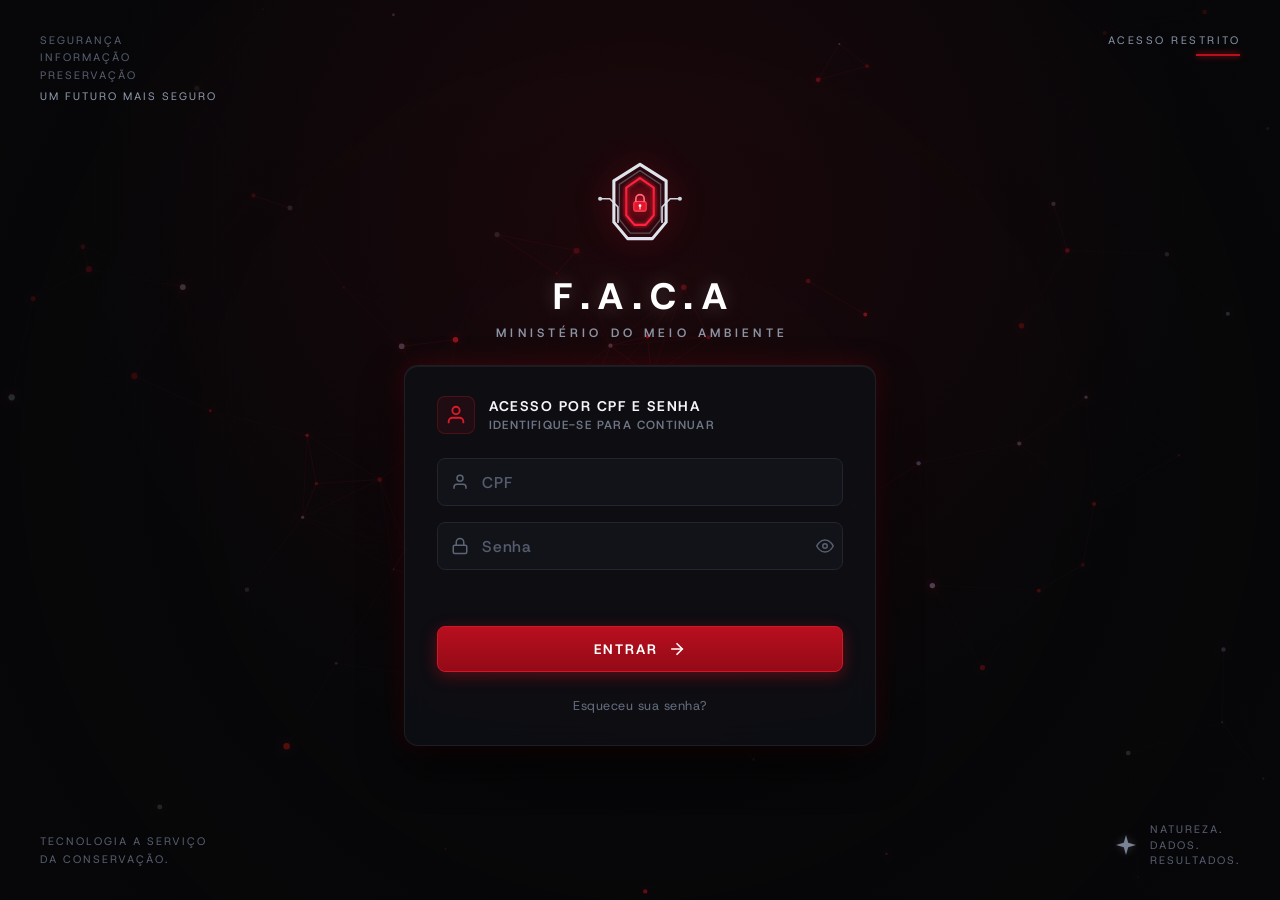
<file: nivel1.html>
<!DOCTYPE html>
<html lang="pt-BR">
<head>
  <meta charset="UTF-8">
  <meta name="viewport" content="width=device-width, initial-scale=1.0">
  <title>F.A.C.A - Nível 1 | Relatórios</title>

  <!-- Fonte Local: Host Grotesk (pasta fonts/) -->
  <link rel="preload" href="src/assets/fonts/HostGrotesk-VariableFont_wght.ttf" as="font" type="font/ttf" crossorigin>
  <link rel="preload" href="src/assets/fonts/HostGrotesk-Italic-VariableFont_wght.ttf" as="font" type="font/ttf" crossorigin>

  <!-- Estilos CSS -->
  <link rel="stylesheet" href="src/css/estilo.css">
  <link rel="stylesheet" href="src/css/components/painel-nivel3.css">
</head>
<body class="dashboard-body" data-role-nivel="1">
  <!-- Canvas de Fundo Interativo -->
  <canvas id="bg-canvas"></canvas>

  <!-- Ambient Glow Vignette -->
  <div class="ambient-glow"></div>

  <!-- HUD Corner Details -->
  <div class="hud-corner top-left">
    <span>SEGURANÇA</span>
    <span>INFORMAÇÃO</span>
    <span>PRESERVAÇÃO</span>
    <span class="highlight">UM FUTURO MAIS SEGURO</span>
  </div>

  <div class="hud-corner top-right">
    <div class="restricted-tag">
      <span>ACESSO RESTRITO</span>
      <div class="hud-line"></div>
    </div>
  </div>

  <div class="hud-corner bottom-left">
    <span>TECNOLOGIA A SERVIÇO</span>
    <span>DA CONSERVAÇÃO.</span>
  </div>

  <div class="hud-corner bottom-right">
    <div class="nature-tag">
      <svg class="star-icon" viewBox="0 0 24 24" fill="currentColor">
        <path d="M12 2L14.2 9.8L22 12L14.2 14.2L12 22L9.8 14.2L2 12L9.8 9.8L12 2Z"/>
      </svg>
      <div class="nature-text">
        <span>NATUREZA.</span>
        <span>DADOS.</span>
        <span>RESULTADOS.</span>
      </div>
    </div>
  </div>

  <!-- Cabeçalho Central F.A.C.A -->
  <header class="dashboard-top-header">
    <div class="logo-wrapper">
      <div class="logo-shield">
        <svg viewBox="0 0 160 160" class="shield-svg">
          <defs>
            <radialGradient id="redGlowN1" cx="50%" cy="50%" r="50%">
              <stop offset="0%" stop-color="#ff1a35" stop-opacity="0.9" />
              <stop offset="50%" stop-color="#ab091b" stop-opacity="0.5" />
              <stop offset="100%" stop-color="#ff0022" stop-opacity="0" />
            </radialGradient>
            <filter id="glowEffectN1" x="-20%" y="-20%" width="140%" height="140%">
              <feGaussianBlur stdDeviation="3" result="blur" />
              <feComposite in="SourceGraphic" in2="blur" operator="over" />
            </filter>
          </defs>
          <path d="M22 68 L36 68 L48 80 L48 102" fill="none" stroke="#cfd6e0" stroke-width="2.5" stroke-linecap="round"/>
          <circle cx="22" cy="68" r="3" fill="#cfd6e0" />
          <path d="M138 68 L124 68 L112 80 L112 102" fill="none" stroke="#cfd6e0" stroke-width="2.5" stroke-linecap="round"/>
          <circle cx="138" cy="68" r="3" fill="#cfd6e0" />
          <path d="M80 18 L118 42 L118 102 L98 126 L62 126 L42 102 L42 42 Z"
                fill="none" stroke="#dfe4ec" stroke-width="4.5" stroke-linejoin="round" />
          <path d="M80 27 L110 47 L110 98 L94 118 L66 118 L50 98 L50 47 Z"
                fill="none" stroke="#717a8a" stroke-width="2" stroke-linejoin="round" opacity="0.6"/>
          <path d="M80 38 L100 52 L100 92 L88 106 L72 106 L60 92 L60 52 Z"
                fill="none" stroke="#ff223e" stroke-width="3" filter="url(#glowEffectN1)" />
          <circle cx="80" cy="74" r="28" fill="url(#redGlowN1)" opacity="0.75" />
          <g transform="translate(68, 62)">
            <rect x="3" y="10" width="18" height="14" rx="2.5" fill="#e6142c" stroke="#ff475b" stroke-width="1.5" />
            <path d="M6 10 V6 A6 6 0 0 1 18 6 V10" fill="none" stroke="#ff6b7b" stroke-width="2.5" stroke-linecap="round" />
            <circle cx="12" cy="16" r="2" fill="#ffffff" />
            <path d="M12 18 V21" stroke="#ffffff" stroke-width="1.5" stroke-linecap="round"/>
          </g>
        </svg>
      </div>
    </div>
    <h1 class="system-title">F.A.C.A</h1>
    <p class="system-subtitle">MINISTÉRIO DO MEIO AMBIENTE</p>
  </header>

  <!-- Layout Principal: Menu Lateral + Telas das Abas de Nível 1 -->
  <div class="dashboard-layout">

    <!-- Menu Lateral Cumulativo (Role Nível 1 vê somente Nível 1) -->
    <div id="sidebar-menu-container"></div>

    <!-- Container das 4 Telas/Abas do Nível 1 -->
    <main class="dashboard-workspace">

      <!-- ==================================================================
           ABA 1: SÍNTESE DE ESTATÍSTICAS (#estatisticas)
           Pré-configurada para receber o banco de dados MySQL (sem dados)
           ================================================================== -->
      <section class="panel-main-card tab-screen active" id="tab-estatisticas" data-tab-panel="estatisticas">
        <div class="screen-header-block">
          <h2 class="screen-main-title">SÍNTESE DE ESTATÍSTICAS</h2>
        </div>

        <!--
          [PONTO DE ENTRADA MYSQL - SÍNTESE DE ESTATÍSTICAS]
          Endpoint: GET /api/v1/nivel1/estatisticas
          Popula os gráficos (#sql-chart-deteccao-bars, #sql-chart-media-amostras)
          e os 4 cards de indicadores laterais.
        -->
        <div class="stats-layout-grid">
          <!-- Coluna Esquerda: 2 Gráficos -->
          <div class="stats-charts-col">

            <!-- Gráfico 1: Dados de Detecção -->
            <div class="cyber-inner-card">
              <div class="inner-card-top">
                <span class="inner-card-title">Dados de Detecção</span>
                <div class="chart-legend-inline">
                  <span><i class="legend-dot red"></i>Diário</span>
                  <span><i class="legend-dot grey"></i>Mensal</span>
                </div>
              </div>
              <div class="stats-svg-box">
                <svg viewBox="0 0 520 155" preserveAspectRatio="none">
                  <!-- Grade e Eixos Y (0 a 50) -->
                  <g fill="#7c8598" font-size="10" font-family="Host Grotesk, sans-serif">
                    <text x="4" y="16">50</text>
                    <text x="4" y="40">40</text>
                    <text x="4" y="64">30</text>
                    <text x="4" y="88">20</text>
                    <text x="4" y="112">10</text>
                    <text x="10" y="134">0</text>
                  </g>
                  <g stroke="rgba(255,255,255,0.06)" stroke-width="1">
                    <line x1="28" y1="12" x2="510" y2="12"/>
                    <line x1="28" y1="36" x2="510" y2="36"/>
                    <line x1="28" y1="60" x2="510" y2="60"/>
                    <line x1="28" y1="84" x2="510" y2="84"/>
                    <line x1="28" y1="108" x2="510" y2="108"/>
                    <line x1="28" y1="132" x2="510" y2="132" stroke="rgba(255,255,255,0.14)"/>
                  </g>
                  <!-- Eixo X: Meses -->
                  <g fill="#7c8598" font-size="10" font-family="Host Grotesk, sans-serif" text-anchor="middle">
                    <text x="55" y="148">Jan</text>
                    <text x="102" y="148">Fev</text>
                    <text x="149" y="148">Mar</text>
                    <text x="196" y="148">Abr</text>
                    <text x="243" y="148">Mai</text>
                    <text x="290" y="148">Jun</text>
                    <text x="337" y="148">Jul</text>
                    <text x="384" y="148">Ago</text>
                    <text x="431" y="148">Set</text>
                    <text x="478" y="148">Out</text>
                  </g>
                  <!-- Grupo vazio onde o JS injetará as barras do MySQL -->
                  <g id="sql-chart-deteccao-bars"></g>
                </svg>
              </div>
            </div>

            <!-- Gráfico 2: Média de Amostras -->
            <div class="cyber-inner-card">
              <div class="inner-card-top">
                <span class="inner-card-title">Média de Amostras</span>
              </div>
              <div class="stats-svg-box">
                <svg viewBox="0 0 520 155" preserveAspectRatio="none">
                  <!-- Grade e Eixos Y (0 a 100) -->
                  <g fill="#7c8598" font-size="10" font-family="Host Grotesk, sans-serif">
                    <text x="0" y="16">100</text>
                    <text x="4" y="40">80</text>
                    <text x="4" y="64">60</text>
                    <text x="4" y="88">40</text>
                    <text x="4" y="112">20</text>
                    <text x="10" y="134">0</text>
                  </g>
                  <g stroke="rgba(255,255,255,0.06)" stroke-width="1">
                    <line x1="28" y1="12" x2="510" y2="12"/>
                    <line x1="28" y1="36" x2="510" y2="36"/>
                    <line x1="28" y1="60" x2="510" y2="60"/>
                    <line x1="28" y1="84" x2="510" y2="84"/>
                    <line x1="28" y1="108" x2="510" y2="108"/>
                    <line x1="28" y1="132" x2="510" y2="132" stroke="rgba(255,255,255,0.14)"/>
                  </g>
                  <!-- Eixo X: Meses -->
                  <g fill="#7c8598" font-size="10" font-family="Host Grotesk, sans-serif" text-anchor="middle">
                    <text x="55" y="148">Jan</text>
                    <text x="102" y="148">Fev</text>
                    <text x="149" y="148">Mar</text>
                    <text x="196" y="148">Abr</text>
                    <text x="243" y="148">Mai</text>
                    <text x="290" y="148">Jun</text>
                    <text x="337" y="148">Set</text>
                    <text x="384" y="148">Ago</text>
                    <text x="431" y="148">Out</text>
                  </g>
                  <!-- Grupo vazio onde o JS injetará a curva do MySQL -->
                  <g id="sql-chart-media-amostras"></g>
                </svg>
              </div>
            </div>

          </div>

          <!-- Coluna Direita: 4 Cards de KPIs (Sem dados até conectar o MySQL) -->
          <div class="stats-kpis-col">
            <div class="kpi-box">
              <span class="kpi-label">Taxa de Detecção</span>
              <div class="kpi-value-row">
                <span class="kpi-big-value" id="sql-kpi-taxa-deteccao">--%</span>
              </div>
              <span class="kpi-sub-trend" id="sql-trend-taxa">Aguardando SQL</span>
            </div>

            <div class="kpi-box">
              <span class="kpi-label">Média Mensal</span>
              <div class="kpi-value-row">
                <span class="kpi-big-value" id="sql-kpi-media-mensal">--</span>
              </div>
              <span class="kpi-sub-trend" id="sql-trend-mensal">Aguardando SQL</span>
            </div>

            <div class="kpi-box">
              <span class="kpi-label">Média Amostras</span>
              <div class="kpi-value-row">
                <span class="kpi-big-value" id="sql-kpi-media-amostras">--</span>
              </div>
              <span class="kpi-sub-trend" id="sql-trend-amostras">Aguardando SQL</span>
            </div>

            <div class="kpi-box">
              <span class="kpi-label">Total de Amostras</span>
              <div class="kpi-value-row">
                <span class="kpi-big-value" id="sql-kpi-total-amostras">--</span>
              </div>
              <span class="kpi-sub-trend" id="sql-trend-total">Aguardando SQL</span>
            </div>
          </div>
        </div>
      </section>

      <!-- ==================================================================
           ABA 2: PANORAMA DE TOXINAS (#panorama)
           Pré-configurada para receber o banco de dados MySQL (sem dados)
           ================================================================== -->
      <section class="panel-main-card tab-screen" id="tab-panorama" data-tab-panel="panorama">
        <div class="screen-header-block">
          <h2 class="screen-main-title">PANORAMA DE TOXINAS</h2>
        </div>

        <!--
          [PONTO DE ENTRADA MYSQL - PANORAMA DE TOXINAS]
          Endpoint: GET /api/v1/nivel1/toxinas
          Popula o mapa de calor (#sql-heatmap-points), os gráficos de rosca
          e as barras de Toxina A, Toxina B e Toxina C.
        -->
        <div class="panorama-grid">
          <!-- Quadrante Superior Esquerdo: Mapa de Calor (Sem manchas fixas, aguardando SQL) -->
          <div class="heatmap-viewport" id="sql-heatmap-container">
            <div class="heatmap-zoom-controls">
              <button type="button" class="btn-map-zoom" aria-label="Mais zoom">+</button>
              <button type="button" class="btn-map-zoom" aria-label="Menos zoom">−</button>
            </div>
            <div class="heatmap-scale-bar">
              <span>0%</span>
              <div class="scale-gradient-strip"></div>
            </div>
            <svg viewBox="0 0 480 250" width="100%" height="100%" preserveAspectRatio="xMidYMid slice">
              <!-- Linhas cartográficas escuras de fundo -->
              <g stroke="rgba(255,255,255,0.06)" stroke-width="1.2" fill="none">
                <path d="M 0 60 Q 140 70 240 120 T 480 160"/>
                <path d="M 80 0 L 160 250"/>
                <path d="M 290 0 Q 260 120 310 250"/>
                <path d="M 0 180 L 480 95"/>
              </g>
              <!-- Camada vazia onde o MySQL injetará os pontos de calor -->
              <g id="sql-heatmap-points"></g>
            </svg>
          </div>

          <!-- Quadrante Superior Direito: Rosca + Toxina A / Toxina B -->
          <div class="cyber-inner-card donut-card-flex">
            <div class="donut-svg-wrap">
              <svg viewBox="0 0 120 120" width="120" height="120">
                <circle cx="60" cy="60" r="44" fill="none" stroke="rgba(255,255,255,0.08)" stroke-width="16"/>
                <!-- Segmentos pré-configurados para receber percentuais do MySQL -->
                <circle id="sql-donut-top-seg" cx="60" cy="60" r="44" fill="none" stroke="#2ed573" stroke-width="16"
                        stroke-dasharray="0 276" transform="rotate(-90 60 60)"/>
              </svg>
              <span class="donut-center-text" id="sql-donut-top-val">--%</span>
            </div>
            <div class="segmented-bars-group">
              <div class="seg-bar-item">
                <label>Toxina A</label>
                <div class="seg-bar-track">
                  <div class="seg-bar-fill" id="sql-bar-top-toxina-a"></div>
                </div>
              </div>
              <div class="seg-bar-item">
                <label>Toxina B</label>
                <div class="seg-bar-track">
                  <div class="seg-bar-fill" id="sql-bar-top-toxina-b"></div>
                </div>
              </div>
            </div>
          </div>

          <!-- Quadrante Inferior Esquerdo: Rosca + Toxina A, B, C -->
          <div class="cyber-inner-card donut-bottom-left-flex">
            <div class="donut-svg-wrap">
              <svg viewBox="0 0 120 120" width="120" height="120">
                <circle cx="60" cy="60" r="44" fill="none" stroke="rgba(255,255,255,0.08)" stroke-width="15"/>
                <circle id="sql-donut-bl-seg" cx="60" cy="60" r="44" fill="none" stroke="#e01b2f" stroke-width="15"
                        stroke-dasharray="0 276" transform="rotate(-90 60 60)"/>
              </svg>
              <span class="donut-center-text" id="sql-donut-bl-val">--%</span>
            </div>
            <div class="segmented-bars-group">
              <div class="seg-bar-item">
                <label>Toxina A</label>
                <div class="seg-bar-track">
                  <div class="seg-bar-fill" id="sql-bar-bl-toxina-a"></div>
                </div>
              </div>
              <div class="seg-bar-item">
                <label>Toxina B</label>
                <div class="seg-bar-track">
                  <div class="seg-bar-fill" id="sql-bar-bl-toxina-b"></div>
                </div>
              </div>
              <div class="seg-bar-item">
                <label>Toxina C</label>
                <div class="seg-bar-track">
                  <div class="seg-bar-fill" id="sql-bar-bl-toxina-c"></div>
                </div>
              </div>
            </div>
          </div>

          <!-- Quadrante Inferior Direito: Rosca Secundária -->
          <div class="cyber-inner-card" style="display: flex; align-items: center; justify-content: center;">
            <div class="donut-svg-wrap">
              <svg viewBox="0 0 120 120" width="120" height="120">
                <circle cx="60" cy="60" r="44" fill="none" stroke="rgba(255,255,255,0.08)" stroke-width="15"/>
                <circle id="sql-donut-br-seg" cx="60" cy="60" r="44" fill="none" stroke="#ff2a40" stroke-width="15"
                        stroke-dasharray="0 276" transform="rotate(-90 60 60)"/>
              </svg>
              <span class="donut-center-text" id="sql-donut-br-val">--%</span>
            </div>
          </div>
        </div>
      </section>

      <!-- ==================================================================
           ABA 3: HISTÓRICO DE ALERTAS (#alertas)
           Pré-configurada para receber o banco de dados MySQL (sem dados)
           ================================================================== -->
      <section class="panel-main-card tab-screen" id="tab-alertas" data-tab-panel="alertas">
        <div class="screen-header-block">
          <h2 class="screen-main-title">HISTÓRICO DE ALERTAS</h2>
        </div>

        <!--
          [PONTO DE ENTRADA MYSQL - HISTÓRICO DE ALERTAS]
          Endpoint: GET /api/v1/nivel1/alertas
          Query: SELECT data_hora, nivel_severidade, descricao, status FROM alertas;
          Popula <tbody id="tbody-historico-alertas">
        -->
        <div class="alerts-table-card">
          <table class="flat-cyber-table" id="tabela-historico-alertas">
            <thead>
              <tr>
                <th>Data/hora</th>
                <th>Nível</th>
                <th>Descrição</th>
                <th>Status</th>
              </tr>
            </thead>
            <tbody id="tbody-historico-alertas">
              <tr class="sql-empty-row">
                <td colspan="4">Sem dados — Pré-configurado para receber a tabela `alertas` do banco de dados MySQL.</td>
              </tr>
            </tbody>
          </table>
        </div>
      </section>

      <!-- ==================================================================
           ABA 4: GERADOR PDF (#pdf)
           Pré-configurada para receber o banco de dados MySQL (sem dados)
           ================================================================== -->
      <section class="panel-main-card tab-screen" id="tab-pdf" data-tab-panel="pdf">
        <div class="screen-header-block">
          <h2 class="screen-main-title">GERADOR PDF</h2>
        </div>

        <!--
          [PONTO DE ENTRADA MYSQL - GERADOR PDF]
          Endpoint: POST /api/v1/nivel1/relatorio-pdf
          Busca os registros no MySQL conforme o intervalo de datas e seções marcadas.
        -->
        <div class="pdf-generator-grid">
          <!-- Coluna Esquerda: Filtros e Opções do PDF -->
          <form class="pdf-form-col" id="form-gerador-pdf">
            <div>
              <label class="pdf-field-label">Data</label>
              <div class="pdf-date-row">
                <input type="date" id="pdf-data-inicio" class="cyber-input-control" />
                <input type="date" id="pdf-data-fim" class="cyber-input-control" />
              </div>
            </div>

            <div>
              <label class="pdf-field-label" for="pdf-tipo-relatorio">Tipo de relatório</label>
              <select id="pdf-tipo-relatorio" class="cyber-select-control">
                <option value="">Tipo de relatório</option>
                <option value="estatisticas">Síntese de Estatísticas</option>
                <option value="panorama">Panorama de Toxinas</option>
                <option value="alertas">Histórico de Alertas</option>
              </select>
            </div>

            <div>
              <label class="pdf-field-label">Seções a incluir</label>
              <div class="pdf-checkbox-list">
                <label class="cyber-checkbox-item">
                  <input type="checkbox" name="secao_pdf" value="1" checked />
                  <span>Relatório</span>
                </label>
                <label class="cyber-checkbox-item">
                  <input type="checkbox" name="secao_pdf" value="2" />
                  <span>Relatório II</span>
                </label>
                <label class="cyber-checkbox-item">
                  <input type="checkbox" name="secao_pdf" value="3" />
                  <span>Relatório III</span>
                </label>
                <label class="cyber-checkbox-item">
                  <input type="checkbox" name="secao_pdf" value="4" />
                  <span>Relatório IV</span>
                </label>
                <label class="cyber-checkbox-item">
                  <input type="checkbox" name="secao_pdf" value="5" />
                  <span>Relatório V</span>
                </label>
              </div>
            </div>

            <div class="feedback-msg" id="pdf-feedback"></div>

            <button type="submit" class="btn-red-outline-large" id="btn-gerar-pdf">
              <svg viewBox="0 0 24 24" width="18" height="18" fill="none" stroke="currentColor" stroke-width="2">
                <path d="M14 2H6a2 2 0 0 0-2 2v16a2 2 0 0 0 2 2h12a2 2 0 0 0 2-2V8z"/>
                <polyline points="14 2 14 8 20 8"/>
                <line x1="16" y1="13" x2="8" y2="13"/>
                <line x1="16" y1="17" x2="8" y2="17"/>
              </svg>
              <span>GERAR RELATÓRIO PDF</span>
            </button>
          </form>

          <!-- Coluna Direita: Pré-visualização da Folha -->
          <div class="pdf-preview-wrapper">
            <div style="width: 100%; max-width: 310px; margin-bottom: 8px;">
              <span class="pdf-field-label">Pré-visualização</span>
            </div>
            <div class="pdf-paper-sheet" id="sql-pdf-preview-sheet">
              <div class="pdf-sheet-top">
                <span class="pdf-logo-Word">PDF</span>
                <div class="pdf-meta-lines">
                  <div>F.A.C.A — MMA</div>
                  <div id="sql-pdf-data-ref">Aguardando MySQL</div>
                </div>
              </div>
              <div class="pdf-sheet-section-title">Metadados da Consulta SQL</div>
              <div style="font-size: 0.62rem; color: #5a6270; margin-bottom: 12px;">
                Pré-configurado para receber os registros do banco de dados MySQL.
              </div>
              <div class="pdf-sheet-section-title">Registros do Relatório</div>
              <table class="pdf-sheet-table">
                <thead>
                  <tr>
                    <th>Item</th>
                    <th>Referência</th>
                    <th>Valor</th>
                  </tr>
                </thead>
                <tbody id="tbody-pdf-preview">
                  <tr>
                    <td colspan="3" style="text-align: center; padding: 18px 4px;">
                      Sem dados (Aguardando SQL)
                    </td>
                  </tr>
                </tbody>
              </table>
            </div>
          </div>
        </div>
      </section>

    </main>
  </div>

  <!-- Scripts JavaScript -->
  <script src="src/js/config/configuracao-banco.js"></script>
  <script src="src/js/services/servico-api.js?v=3"></script>
  <script src="src/js/particulas.js"></script>
  <script src="src/js/components/menu-niveis.js"></script>
  <script src="src/js/painel-nivel3.js?v=3"></script>
</body>
</html>
</file>
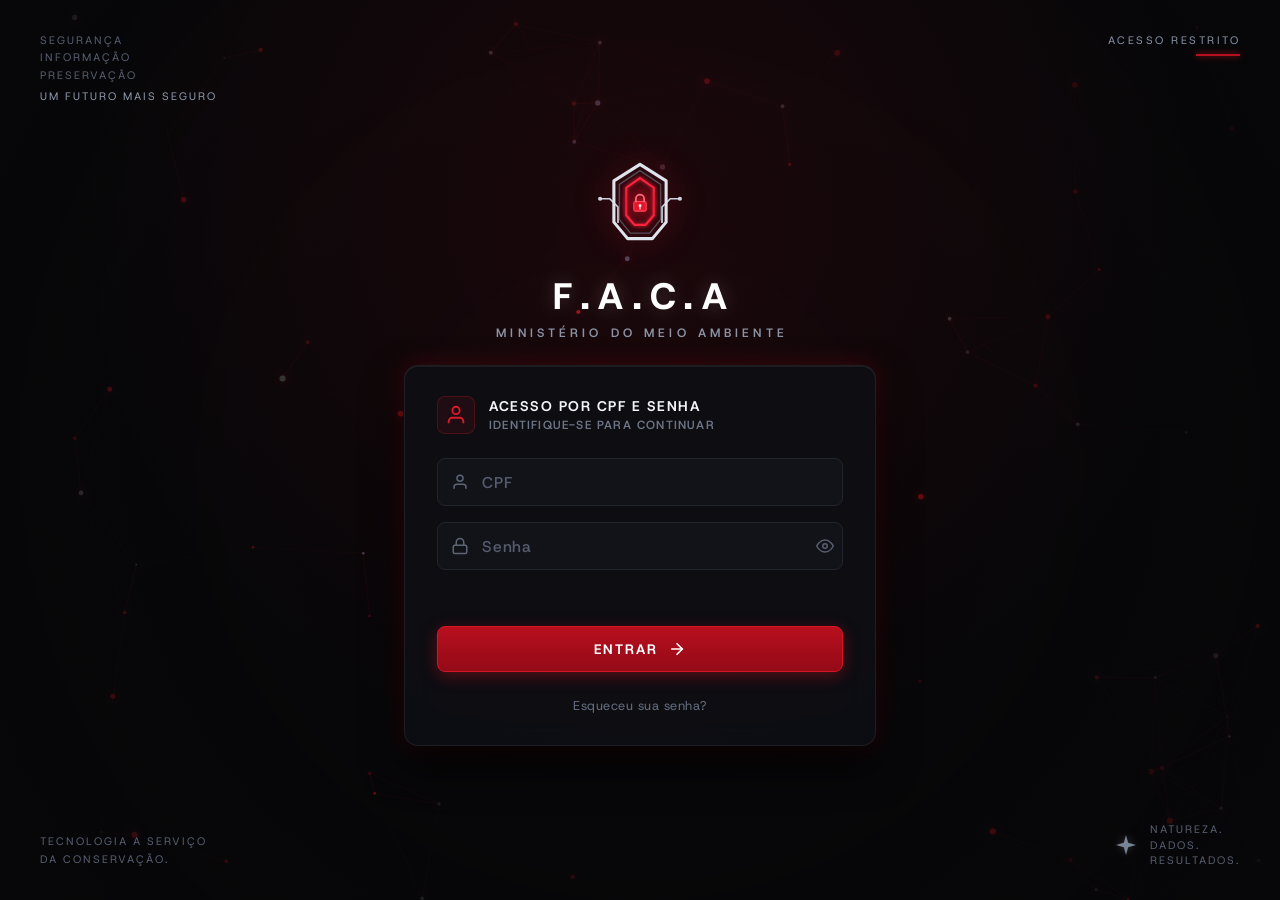
<file: nivel2.html>
<!DOCTYPE html>
<html lang="pt-BR">
<head>
  <meta charset="UTF-8">
  <meta name="viewport" content="width=device-width, initial-scale=1.0">
  <title>F.A.C.A - Nível 2 | Cofre Seguro</title>

  <!-- Fonte Local: Host Grotesk (pasta fonts/) -->
  <link rel="preload" href="src/assets/fonts/HostGrotesk-VariableFont_wght.ttf" as="font" type="font/ttf" crossorigin>
  <link rel="preload" href="src/assets/fonts/HostGrotesk-Italic-VariableFont_wght.ttf" as="font" type="font/ttf" crossorigin>

  <!-- Estilos CSS -->
  <link rel="stylesheet" href="src/css/estilo.css?v=2">
  <link rel="stylesheet" href="src/css/components/painel-nivel3.css?v=2">
</head>
<body class="dashboard-body" data-role-nivel="2">
  <!-- Canvas de Fundo Interativo -->
  <canvas id="bg-canvas"></canvas>

  <!-- Ambient Glow Vignette -->
  <div class="ambient-glow"></div>

  <!-- HUD Corner Details -->
  <div class="hud-corner top-left">
    <span>SEGURANÇA</span>
    <span>INFORMAÇÃO</span>
    <span>PRESERVAÇÃO</span>
    <span class="highlight">UM FUTURO MAIS SEGURO</span>
  </div>

  <div class="hud-corner top-right">
    <div class="restricted-tag">
      <span>ACESSO RESTRITO</span>
      <div class="hud-line"></div>
    </div>
  </div>

  <div class="hud-corner bottom-left">
    <span>TECNOLOGIA A SERVIÇO</span>
    <span>DA CONSERVAÇÃO.</span>
  </div>

  <div class="hud-corner bottom-right">
    <div class="nature-tag">
      <svg class="star-icon" viewBox="0 0 24 24" fill="currentColor">
        <path d="M12 2L14.2 9.8L22 12L14.2 14.2L12 22L9.8 14.2L2 12L9.8 9.8L12 2Z"/>
      </svg>
      <div class="nature-text">
        <span>NATUREZA.</span>
        <span>DADOS.</span>
        <span>RESULTADOS.</span>
      </div>
    </div>
  </div>

  <!-- Cabeçalho Central F.A.C.A -->
  <header class="dashboard-top-header">
    <div class="logo-wrapper">
      <div class="logo-shield">
        <svg viewBox="0 0 160 160" class="shield-svg">
          <defs>
            <radialGradient id="redGlowN2" cx="50%" cy="50%" r="50%">
              <stop offset="0%" stop-color="#ff1a35" stop-opacity="0.9" />
              <stop offset="50%" stop-color="#ab091b" stop-opacity="0.5" />
              <stop offset="100%" stop-color="#ff0022" stop-opacity="0" />
            </radialGradient>
            <filter id="glowEffectN2" x="-20%" y="-20%" width="140%" height="140%">
              <feGaussianBlur stdDeviation="3" result="blur" />
              <feComposite in="SourceGraphic" in2="blur" operator="over" />
            </filter>
          </defs>
          <path d="M22 68 L36 68 L48 80 L48 102" fill="none" stroke="#cfd6e0" stroke-width="2.5" stroke-linecap="round"/>
          <circle cx="22" cy="68" r="3" fill="#cfd6e0" />
          <path d="M138 68 L124 68 L112 80 L112 102" fill="none" stroke="#cfd6e0" stroke-width="2.5" stroke-linecap="round"/>
          <circle cx="138" cy="68" r="3" fill="#cfd6e0" />
          <path d="M80 18 L118 42 L118 102 L98 126 L62 126 L42 102 L42 42 Z"
                fill="none" stroke="#dfe4ec" stroke-width="4.5" stroke-linejoin="round" />
          <path d="M80 27 L110 47 L110 98 L94 118 L66 118 L50 98 L50 47 Z"
                fill="none" stroke="#717a8a" stroke-width="2" stroke-linejoin="round" opacity="0.6"/>
          <path d="M80 38 L100 52 L100 92 L88 106 L72 106 L60 92 L60 52 Z"
                fill="none" stroke="#ff223e" stroke-width="3" filter="url(#glowEffectN2)" />
          <circle cx="80" cy="74" r="28" fill="url(#redGlowN2)" opacity="0.75" />
          <g transform="translate(68, 62)">
            <rect x="3" y="10" width="18" height="14" rx="2.5" fill="#e6142c" stroke="#ff475b" stroke-width="1.5" />
            <path d="M6 10 V6 A6 6 0 0 1 18 6 V10" fill="none" stroke="#ff6b7b" stroke-width="2.5" stroke-linecap="round" />
            <circle cx="12" cy="16" r="2" fill="#ffffff" />
            <path d="M12 18 V21" stroke="#ffffff" stroke-width="1.5" stroke-linecap="round"/>
          </g>
        </svg>
      </div>
    </div>
    <h1 class="system-title">F.A.C.A</h1>
    <p class="system-subtitle">MINISTÉRIO DO MEIO AMBIENTE</p>
  </header>

  <!-- Layout Principal: Menu Lateral Cumulativo (Nível 1 + Nível 2) + Telas de Nível 2 -->
  <div class="dashboard-layout">

    <!-- Menu Lateral (Role Nível 2 vê Nível 1 + Nível 2) -->
    <div id="sidebar-menu-container"></div>

    <!-- Container das Telas/Abas do Nível 2 -->
    <main class="dashboard-workspace">

      <!-- ==================================================================
           ABA 1: COFRE SEGURO (Status) (#cofre-status)
           Possui os 2 estados da imagem de referência:
           - Estado A (#view-cofre-bloqueado): ACESSO NEGADO / REQUER AUTENTICAÇÃO
           - Estado B (#view-cofre-desbloqueado): COFRE SEGURO - STATUS GERAL
           ================================================================== -->
      <section class="panel-main-card tab-screen active" id="tab-cofre-status" data-tab-panel="cofre-status">

        <!-- ESTADO 1: ACESSO NEGADO / REQUER AUTENTICAÇÃO (Quadrante Superior Esquerdo da Imagem) -->
        <div id="view-cofre-bloqueado">
          <div class="screen-header-block">
            <h2 class="screen-main-title">ACESSO NEGADO / REQUER AUTENTICAÇÃO</h2>
          </div>

          <div class="cofre-locked-grid">
            <!-- Card Principal: Cofre Bloqueado -->
            <div class="cofre-locked-main-card">
              <div class="locked-padlock-box">
                <svg viewBox="0 0 24 24" width="46" height="46" fill="none" stroke="currentColor" stroke-width="2">
                  <rect x="3" y="11" width="18" height="11" rx="2" ry="2"/>
                  <path d="M7 11V7a5 5 0 0 1 10 0v4"/>
                  <circle cx="12" cy="16" r="1.5"/>
                </svg>
              </div>
              <h3 class="locked-title">COFRE BLOQUEADO</h3>
              <p class="locked-desc">
                Para acessar as informações de status do cofre, é necessário realizar a liberação biométrica na aba
                <strong>AUTENTICAÇÃO FACIAL</strong>
              </p>
              <button type="button" class="btn-red-outline-large" id="btn-ir-autenticacao-facial" style="max-width: 290px;">
                <span>IR PARA AUTENTICAÇÃO FACIAL</span>
              </button>
            </div>

            <!-- Coluna Lateral: Segurança e Monitoramento de Perímetro Restritos -->
            <div class="cofre-locked-side-col">
              <div class="restricted-preview-card">
                <div class="restricted-card-header">SEGURANÇA</div>
                <div class="restricted-blur-content">
                  <div class="blur-bar" style="height: 35%;"></div>
                  <div class="blur-bar" style="height: 55%;"></div>
                  <div class="blur-bar" style="height: 45%;"></div>
                  <div class="blur-bar" style="height: 70%;"></div>
                  <div class="blur-bar" style="height: 60%;"></div>
                  <div class="blur-bar" style="height: 90%;"></div>
                </div>
                <div class="restricted-lock-overlay">
                  <svg viewBox="0 0 24 24" width="22" height="22" fill="none" stroke="currentColor" stroke-width="2">
                    <rect x="3" y="11" width="18" height="11" rx="2" ry="2"/>
                    <path d="M7 11V7a5 5 0 0 1 10 0v4"/>
                  </svg>
                  <span>ACESSO RESTRITO</span>
                </div>
              </div>

              <div class="restricted-preview-card">
                <div class="restricted-card-header">MONITORAMENTO DE PERÍMETRO</div>
                <div class="restricted-blur-content">
                  <svg viewBox="0 0 200 100" width="100%" height="100%" stroke="#7f8c9a" stroke-width="2" fill="none">
                    <rect x="15" y="10" width="170" height="80"/>
                    <line x1="85" y1="10" x2="85" y2="90"/>
                    <line x1="85" y1="50" x2="185" y2="50"/>
                  </svg>
                </div>
                <div class="restricted-lock-overlay">
                  <svg viewBox="0 0 24 24" width="22" height="22" fill="none" stroke="currentColor" stroke-width="2">
                    <rect x="3" y="11" width="18" height="11" rx="2" ry="2"/>
                    <path d="M7 11V7a5 5 0 0 1 10 0v4"/>
                  </svg>
                  <span>ACESSO RESTRITO</span>
                </div>
              </div>
            </div>
          </div>
        </div>

        <!-- ESTADO 2: COFRE SEGURO - STATUS GERAL (Quadrante Inferior Direito da Imagem)
             Pré-configurado para receber os dados do banco MySQL (sem dados fixos) -->
        <div id="view-cofre-desbloqueado" style="display: none;">
          <div class="screen-header-block" style="display: flex; align-items: center; justify-content: space-between; flex-wrap: wrap; gap: 12px;">
            <div>
              <h2 class="screen-main-title">COFRE SEGURO - STATUS GERAL</h2>
              <p class="screen-subtitle">AGORA LIBERADO APÓS A CONFIRMAÇÃO FACIAL</p>
            </div>
            <button type="button" class="btn-novo-usuario" id="btn-cofre-abrir-form-toxina" data-action="abrir-form-toxina">
              <span>+ ADICIONAR TOXINA</span>
            </button>
          </div>

          <!-- Formulário de Adição de Nova Toxina no Cofre (Exclusivo para Usuários Permitidos Nível 2/3 com Cofre Desbloqueado) -->
          <div id="slot-form-toxina-cofre">
            <div id="card-form-nova-toxina" class="cyber-inner-card" style="display: none; margin-bottom: 18px; border: 1px solid rgba(255, 42, 64, 0.45); background: rgba(14, 18, 28, 0.95); padding: 18px;">
              <div style="display: flex; align-items: center; justify-content: space-between; margin-bottom: 14px; border-bottom: 1px solid rgba(255,255,255,0.08); padding-bottom: 10px;">
                <div>
                  <h3 style="margin: 0; font-size: 1rem; color: #ffffff; letter-spacing: 0.06em;">CADASTRAR NOVA TOXINA NO COFRE</h3>
                  <span style="font-size: 0.75rem; color: #9aa4b8;">Salva no banco de dados e atualiza automaticamente os Dashboards do Nível 1 e Inventário</span>
                </div>
                <span class="unlocked-badge-top" style="margin: 0;">ACESSO AUTORIZADO (NÍVEL 2/3)</span>
              </div>

              <form id="form-nova-toxina-cofre">
                <div style="display: grid; grid-template-columns: repeat(auto-fit, minmax(210px, 1fr)); gap: 12px;">
                  <div class="modal-field">
                    <label for="tox-input-nome">Nome da Toxina</label>
                    <input type="text" id="tox-input-nome" class="cyber-input-control" placeholder="Ex: Anatoxina-a Purificada" required />
                  </div>
                  <div class="modal-field">
                    <label for="tox-input-codigo">Código da Amostra</label>
                    <input type="text" id="tox-input-codigo" class="cyber-input-control" placeholder="Ex: TOX-L2-005" required />
                  </div>
                  <div class="modal-field">
                    <label for="tox-input-formula">Fórmula Molecular</label>
                    <input type="text" id="tox-input-formula" class="cyber-input-control" placeholder="Ex: C10H15NO" required />
                  </div>
                  <div class="modal-field">
                    <label for="tox-select-nivel">Classificação de Risco / Nível</label>
                    <select id="tox-select-nivel" class="cyber-select-control" required>
                      <option value="1">Moderado (Monitoramento Nível 1)</option>
                      <option value="2" selected>Alto / Crítico (Restrito Nível 2)</option>
                      <option value="3">Catastrófico (Segurança Nível 3)</option>
                    </select>
                  </div>
                  <div class="modal-field">
                    <label for="tox-input-temp">Temperatura de Armazenamento (°C)</label>
                    <input type="number" step="0.1" id="tox-input-temp" class="cyber-input-control" value="-20.0" required />
                  </div>
                  <div class="modal-field">
                    <label for="tox-input-compartimento">Compartimento no Cofre</label>
                    <input type="text" id="tox-input-compartimento" class="cyber-input-control" placeholder="Ex: Criogenia Setor 2-B" required />
                  </div>
                </div>

                <div class="modal-field" style="margin-top: 10px;">
                  <label for="tox-input-protocolo">Protocolo de Contenção / Neutralização</label>
                  <input type="text" id="tox-input-protocolo" class="cyber-input-control" placeholder="Ex: Pressão negativa BSL e neutralização alcalina controlada" />
                </div>

                <div class="feedback-msg" id="tox-feedback-msg" style="margin-top: 10px;"></div>

                <div style="display: flex; gap: 10px; justify-content: flex-end; margin-top: 14px;">
                  <button type="button" class="btn-outline-secondary" id="btn-cancelar-toxina-cofre" style="width: auto; padding: 8px 18px;">
                    CANCELAR
                  </button>
                  <button type="submit" class="btn-red-outline-large" id="btn-salvar-toxina-cofre" style="width: auto; padding: 8px 22px; margin-top: 0;">
                    <span>SALVAR TOXINA NO COFRE</span>
                  </button>
                </div>
              </form>
            </div>
          </div>

          <!--
            [PONTO DE ENTRADA MYSQL - COFRE SEGURO DESBLOQUEADO]
            Endpoint: GET /api/v1/nivel2/cofre-status
            Popula os indicadores de telemetria e a lista de últimas aberturas.
          -->
          <div class="cofre-unlocked-grid">
            <!-- Card Esquerdo: Cofre Desbloqueado + Status dos Sistemas + Últimas Aberturas -->
            <div class="cofre-unlocked-left-card">
              <div class="unlocked-badge-top">ACESSO LIBERADO (AUTENTICADO)</div>
              <div class="unlocked-icon-center">
                <svg viewBox="0 0 24 24" width="54" height="54" fill="none" stroke="currentColor" stroke-width="2">
                  <rect x="3" y="11" width="18" height="11" rx="2" ry="2"/>
                  <path d="M7 11V7a5 5 0 0 1 9.9-1"/>
                  <circle cx="12" cy="16" r="1.5"/>
                </svg>
                <span class="unlocked-title">COFRE DESBLOQUEADO</span>
              </div>

              <ul class="system-kv-list">
                <li>
                  <span>STATUS DOS SISTEMAS:</span>
                  <strong id="sql-cofre-status-sistemas">-- (Aguardando SQL)</strong>
                </li>
                <li>
                  <span>Temperatura Interna:</span>
                  <strong id="sql-cofre-temperatura">--</strong>
                </li>
                <li>
                  <span>Pressão:</span>
                  <strong id="sql-cofre-pressao">--</strong>
                </li>
                <li>
                  <span>Nível de Carga do Gerador:</span>
                  <strong id="sql-cofre-gerador">--</strong>
                </li>
                <li>
                  <span>Sistema de Exaustão:</span>
                  <strong id="sql-cofre-exaustao">--</strong>
                </li>
              </ul>

              <div>
                <div style="font-size: 0.8rem; font-weight: 700; color: #cfd6e3; margin-bottom: 8px;">
                  Últimas Aberturas:
                </div>
                <div id="sql-lista-ultimas-aberturas" class="sql-empty-box">
                  Sem dados — Pré-configurado para receber `SELECT usuario, horario FROM aberturas_cofre` do MySQL.
                </div>
              </div>
            </div>

            <!-- Card Direito: Planta Baixa do Cofre + Status de Porta/Ventilação/Acesso -->
            <div class="blueprint-card">
              <div class="blueprint-svg-box">
                <svg viewBox="0 0 320 210" width="100%" height="100%" fill="none">
                  <!-- Paredes externas duplas da planta baixa -->
                  <rect x="20" y="14" width="280" height="182" stroke="#6c768a" stroke-width="3"/>
                  <rect x="26" y="20" width="268" height="170" stroke="#4d5566" stroke-width="1.2"/>
                  <!-- Divisórias internas -->
                  <line x1="125" y1="20" x2="125" y2="115" stroke="#6c768a" stroke-width="2.5"/>
                  <line x1="26" y1="115" x2="105" y2="115" stroke="#6c768a" stroke-width="2.5"/>
                  <line x1="225" y1="20" x2="225" y2="145" stroke="#6c768a" stroke-width="2.5"/>
                  <line x1="225" y1="90" x2="294" y2="90" stroke="#6c768a" stroke-width="2.5"/>
                  <!-- Escada técnica no canto inferior esquerdo -->
                  <g stroke="#596275" stroke-width="1.2">
                    <rect x="28" y="150" width="55" height="24"/>
                    <line x1="37" y1="150" x2="37" y2="174"/>
                    <line x1="46" y1="150" x2="46" y2="174"/>
                    <line x1="55" y1="150" x2="55" y2="174"/>
                    <line x1="64" y1="150" x2="64" y2="174"/>
                    <line x1="73" y1="150" x2="73" y2="174"/>
                  </g>
                  <!-- Sensor lateral verde [52] -->
                  <rect x="270" y="120" width="18" height="14" rx="2" fill="rgba(46,213,115,0.2)" stroke="#2ed573" stroke-width="1.5"/>
                  <text x="279" y="130" fill="#2ed573" font-size="8" font-family="Host Grotesk, sans-serif" text-anchor="middle">52</text>
                  <!-- Porta Principal na base com brilho -->
                  <line x1="142" y1="190" x2="188" y2="190" stroke="#ff2a40" stroke-width="4"/>
                </svg>
              </div>

              <ul class="system-kv-list" style="border-bottom: none; margin-bottom: 0; padding-bottom: 0;">
                <li>
                  <span>Porta Principal:</span>
                  <strong id="sql-cofre-porta">-- (Aguardando SQL)</strong>
                </li>
                <li>
                  <span>Ventilação:</span>
                  <strong id="sql-cofre-ventilacao">--</strong>
                </li>
                <li>
                  <span>Acesso:</span>
                  <strong id="sql-cofre-acesso">--</strong>
                </li>
              </ul>
            </div>
          </div>
        </div>

      </section>

      <!-- ==================================================================
           ABA 2: INVENTÁRIO DE TOXINAS (#inventario)
           Quadrante Superior Direito da Imagem — Sem dados (aguardando MySQL)
           ================================================================== -->
      <section class="panel-main-card tab-screen" id="tab-inventario" data-tab-panel="inventario">
        <div class="screen-header-block" style="display: flex; align-items: center; justify-content: space-between; flex-wrap: wrap; gap: 12px;">
          <div>
            <h2 class="screen-main-title">INVENTÁRIO DE TOXINAS</h2>
            <p class="screen-subtitle">(Cofre Seguro)</p>
          </div>
          <button type="button" class="btn-novo-usuario" id="btn-inv-abrir-form-toxina" data-action="abrir-form-toxina">
            <span>+ ADICIONAR TOXINA</span>
          </button>
        </div>

        <div id="view-inventario-bloqueado" style="display: none;">
          <div class="cofre-locked-center-card" style="margin: 24px auto;">
            <div class="vault-door-ring">
              <div class="vault-lock-badge">
                <svg viewBox="0 0 24 24" width="22" height="22" fill="none" stroke="currentColor" stroke-width="2.2">
                  <rect x="3" y="11" width="18" height="11" rx="2" ry="2"/>
                  <path d="M7 11V7a5 5 0 0 1 10 0v4"/>
                </svg>
              </div>
            </div>
            <h3 class="cofre-locked-title">INVENTÁRIO DO COFRE BLOQUEADO</h3>
            <p class="cofre-locked-desc">
              Somente operadores autorizados (Nível 2 ou Nível 3) após a confirmação biométrica facial podem acessar o inventário do cofre ou cadastrar novas toxinas.
            </p>
            <button type="button" class="btn-red-outline-large" data-spa-tab="autenticacao-facial" style="max-width: 310px; margin: 14px auto 0;">
              <span>LIBERAR ACESSO AO COFRE</span>
            </button>
          </div>
        </div>

        <div id="view-inventario-desbloqueado">
          <div id="slot-form-toxina-inventario"></div>

          <div class="inventory-toolbar">
            <select id="sql-filtro-inventario" class="cyber-select-control">
              <option value="">Filtros de Busca</option>
              <option value="alto">Nível de Risco: Alto</option>
              <option value="critico">Nível de Risco: Alto/Crítico</option>
            </select>

            <div class="inv-metric-pill">
              <svg viewBox="0 0 24 24" width="20" height="20" fill="none" stroke="currentColor" stroke-width="2">
                <path d="M14 14.76V3.5a2.5 2.5 0 0 0-5 0v11.26a4.5 4.5 0 1 0 5 0z"/>
              </svg>
              <div class="inv-metric-text">
                <span>Temperatura Interna</span>
                <strong class="temp-green" id="sql-inv-temperatura">-- °C</strong>
              </div>
            </div>

            <div class="inv-metric-pill">
              <div class="inv-metric-text">
                <span>Quantidade</span>
                <strong id="sql-inv-quantidade">0 Itens</strong>
              </div>
            </div>
          </div>

          <div class="alerts-table-card">
            <table class="flat-cyber-table" id="tabela-inventario-toxinas">
              <thead>
                <tr>
                  <th>ID</th>
                  <th>Nome da Toxina</th>
                  <th>Quantidade</th>
                  <th>Nível de Risco</th>
                  <th>Compartimento</th>
                  <th>Último Acesso</th>
                </tr>
              </thead>
              <tbody id="tbody-inventario-toxinas">
                <tr class="sql-empty-row">
                  <td colspan="6">Sem dados — Pré-configurado para receber a tabela `toxinas` do banco de dados MySQL.</td>
                </tr>
              </tbody>
            </table>
          </div>
        </div>
      </section>

      <!-- ==================================================================
           ABA 3: AUTENTICAÇÃO FACIAL (#autenticacao-facial)
           Quadrante Inferior Esquerdo da Imagem
           Usa a MESMA configuração Python da facial no JS (scanner-facial.js + /autenticar)
           ================================================================== -->
      <section class="panel-main-card tab-screen" id="tab-autenticacao-facial" data-tab-panel="autenticacao-facial">
        <div class="screen-header-block">
          <h2 class="screen-main-title">SISTEMA DE AUTENTICAÇÃO FACIAL</h2>
          <p class="screen-subtitle">LIBERAÇÃO DE ACESSO AO COFRE</p>
        </div>

        <div class="n2-facial-grid">
          <!-- Visor do Scanner Facial (Mesma estrutura e IDs do scanner-facial.js) -->
          <div class="n2-scanner-frame" id="scanner-viewport">
            <div class="reticle-corner corner-tl"></div>
            <div class="reticle-corner corner-tr"></div>
            <div class="reticle-corner corner-bl"></div>
            <div class="reticle-corner corner-br"></div>

            <div class="n2-hud-top-label">APROXIME O ROSTO NA REGIÃO OVAL</div>

            <div class="scan-laser" id="scan-laser"></div>
            <div class="crosshair-h"></div>
            <div class="crosshair-v"></div>

            <!-- Canvas da Malha 3D / Wireframe Facial e Vídeo da Webcam -->
            <canvas id="face-mesh-canvas" width="380" height="310"></canvas>
            <video id="webcam-video" autoplay playsinline muted></video>

            <div class="oval-face-overlay" aria-hidden="true">
              <div class="oval-face-cutout">
                <span class="oval-tick tick-top"></span>
                <span class="oval-tick tick-bottom"></span>
                <span class="oval-tick tick-left"></span>
                <span class="oval-tick tick-right"></span>
              </div>
              <div class="oval-proximity-pill">APROXIME O ROSTO E FIQUE NA REGIÃO OVAL</div>
            </div>

            <div class="n2-hud-bottom-label">
              FIQUE NA REGIÃO OVAL<br>CAPTURA LIMITADA SOMENTE AO ROSTO
            </div>
          </div>

          <!-- Painel Direito de Controle e Status Biométrico -->
          <div class="n2-controls-col">
            <div class="oval-proximity-warning" id="n2-oval-warning">
              <span class="oval-warn-icon">⚠️</span>
              <span><strong>AVISO:</strong> Aproxime seu rosto e mantenha-o na <strong>região oval</strong> para o sistema validar melhor e liberar o acesso ao cofre.</span>
            </div>

            <div class="n2-status-banner">
              <div class="n2-pulse-ring">
                <svg viewBox="0 0 24 24" width="14" height="14" fill="none" stroke="#ff2a40" stroke-width="2">
                  <circle cx="12" cy="12" r="8"/>
                </svg>
              </div>
              <div>
                <div style="font-size: 0.88rem; font-weight: 700; color: #ffffff;" id="hud-status-text">
                  Reconhecimento em Andamento
                </div>
              </div>
            </div>

            <div>
              <div class="n2-progress-label-row">
                <span id="n2-scan-stage-label">ANALISANDO TRAÇOS FACIAIS...</span>
                <span id="hud-metrics-text" style="color: #ff3b4e;">0%</span>
              </div>
              <div class="striped-progress-box" id="scan-progress-box">
                <div class="striped-progress-bar" id="scan-progress-bar"></div>
              </div>
            </div>

            <div>
              <label class="pdf-field-label" for="n2-input-operador-id">ID do Operador (CPF)</label>
              <input
                type="text"
                id="n2-input-operador-id"
                class="cyber-input-control"
                placeholder="AGUARDANDO SQL / CPF..."
                maxlength="14"
              />
            </div>

            <div>
              <label class="pdf-field-label" for="n2-input-setor">Setor / Senha de Liberação</label>
              <input
                type="password"
                id="n2-input-setor"
                class="cyber-input-control"
                placeholder="AGUARDANDO SQL..."
              />
            </div>

            <div class="feedback-msg" id="n2-bio-feedback"></div>

            <div style="display: flex; flex-direction: column; gap: 8px;">
              <button type="button" class="btn-red-outline-large" id="btn-n2-start-scan">
                <span id="btn-n2-scan-label">INICIAR ESCANEAMENTO</span>
              </button>

              <button type="button" class="btn-cancel-dark" id="btn-n2-cancel-scan">
                CANCELAR
              </button>

              <div style="display: flex; justify-content: flex-end; margin-top: 2px;">
                <button type="button" class="btn-link-action" id="btn-n2-toggle-cam">
                  Ativar Câmera Real
                </button>
              </div>
            </div>
          </div>
        </div>
      </section>

    </main>
  </div>

  <!-- Scripts JavaScript -->
  <script src="src/js/config/configuracao-banco.js?v=2"></script>
  <script src="src/js/services/servico-api.js?v=3"></script>
  <script src="src/js/particulas.js?v=2"></script>
  <script src="src/js/scanner-facial.js?v=2"></script>
  <script src="src/js/components/menu-niveis.js?v=2"></script>
  <script src="src/js/painel-nivel3.js?v=3"></script>
</body>
</html>
</file>
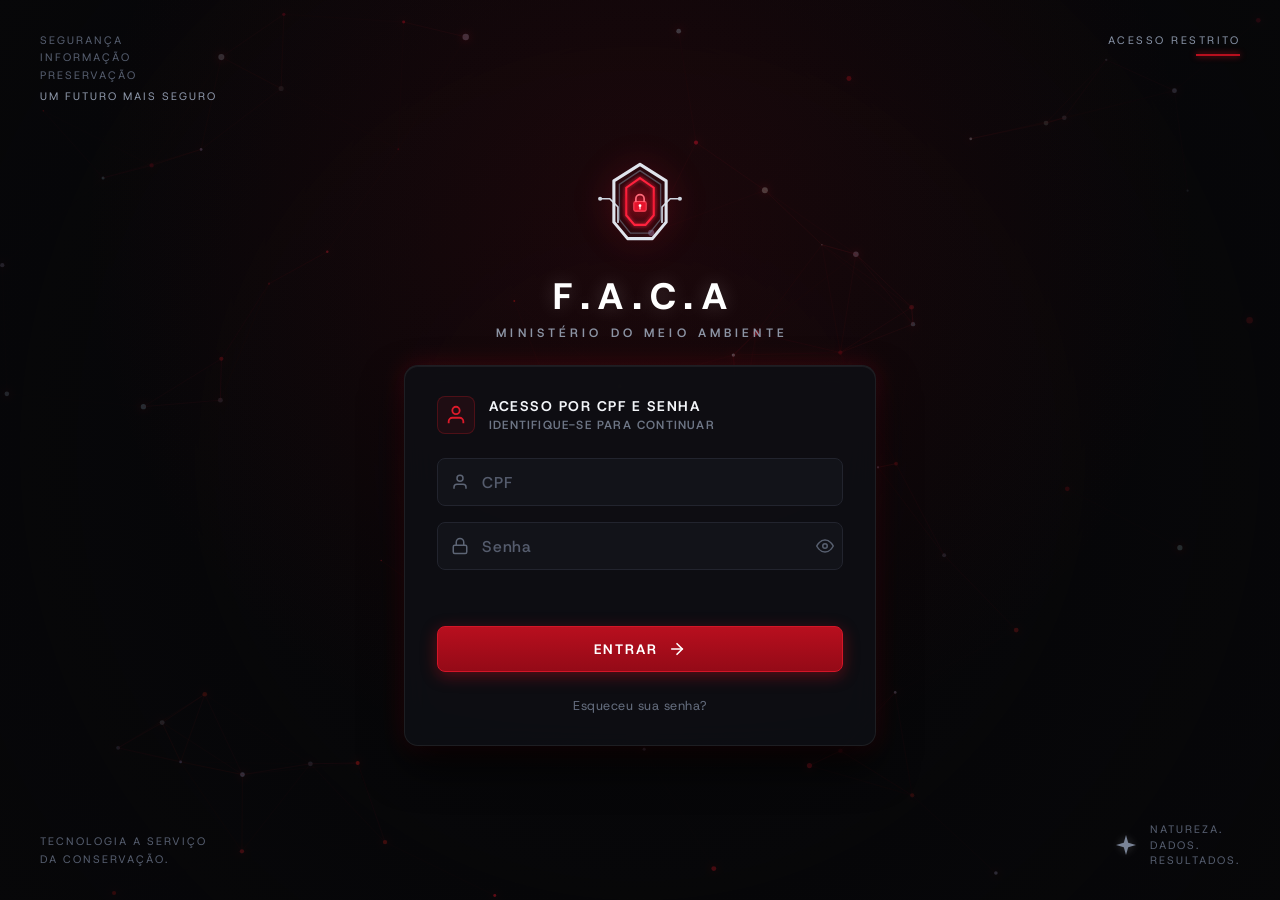
<file: nivel3.html>
<!DOCTYPE html>
<html lang="pt-BR">
<head>
  <meta charset="UTF-8">
  <meta name="viewport" content="width=device-width, initial-scale=1.0">
  <title>F.A.C.A - Nível 3 | Auditoria Global e Monitoramento</title>

  <!-- Fonte Local: Host Grotesk (pasta fonts/) -->
  <link rel="preload" href="src/assets/fonts/HostGrotesk-VariableFont_wght.ttf" as="font" type="font/ttf" crossorigin>
  <link rel="preload" href="src/assets/fonts/HostGrotesk-Italic-VariableFont_wght.ttf" as="font" type="font/ttf" crossorigin>

  <!-- Estilos Base e Painel Nível 3 -->
  <link rel="stylesheet" href="src/css/estilo.css?v=2">
  <link rel="stylesheet" href="src/css/components/painel-nivel3.css?v=2">
</head>
<body class="dashboard-body" data-role-nivel="3">
  <!-- Canvas de Fundo Interativo -->
  <canvas id="bg-canvas"></canvas>

  <!-- Ambient Glow Vignette -->
  <div class="ambient-glow"></div>

  <!-- Matriz Numérica Decorativa de Fundo -->
  <div class="cyber-matrix-watermark top-matrix" aria-hidden="true">008005200: 00405300: 00650250:
000400050: 005000200: 02000000:
000002050: 01000130: 00300550:
000003805: 08000503: 02000800:
003005000: 00300805: 00300030:
005038380: 00560203: 02000070:
005300052: 00350301: 00610200:</div>

  <div class="cyber-matrix-watermark bottom-matrix" aria-hidden="true">1001023018091
1002008010301
1080006830201
1000008012903
1080020310102
1
1102010500301</div>

  <!-- HUD Corner Details -->
  <div class="hud-corner top-left">
    <span>SEGURANÇA</span>
    <span>INFORMAÇÃO</span>
    <span>PRESERVAÇÃO</span>
    <span class="highlight">UM FUTURO MAIS SEGURO</span>
  </div>

  <div class="hud-corner top-right">
    <div class="restricted-tag">
      <span>ACESSO RESTRITO</span>
      <div class="hud-line"></div>
    </div>
  </div>

  <div class="hud-corner bottom-left">
    <span>TECNOLOGIA A SERVIÇO</span>
    <span>DA CONSERVAÇÃO.</span>
  </div>

  <div class="hud-corner bottom-right">
    <div class="nature-tag">
      <svg class="star-icon" viewBox="0 0 24 24" fill="currentColor">
        <path d="M12 2L14.2 9.8L22 12L14.2 14.2L12 22L9.8 14.2L2 12L9.8 9.8L12 2Z"/>
      </svg>
      <div class="nature-text">
        <span>NATUREZA.</span>
        <span>DADOS.</span>
        <span>RESULTADOS.</span>
      </div>
    </div>
  </div>

  <!-- Cabeçalho Central F.A.C.A -->
  <header class="dashboard-top-header">
    <div class="logo-wrapper">
      <div class="logo-shield">
        <svg viewBox="0 0 160 160" class="shield-svg">
          <defs>
            <radialGradient id="redGlowN3" cx="50%" cy="50%" r="50%">
              <stop offset="0%" stop-color="#ff1a35" stop-opacity="0.9" />
              <stop offset="50%" stop-color="#ab091b" stop-opacity="0.5" />
              <stop offset="100%" stop-color="#ff0022" stop-opacity="0" />
            </radialGradient>
            <filter id="glowEffectN3" x="-20%" y="-20%" width="140%" height="140%">
              <feGaussianBlur stdDeviation="3" result="blur" />
              <feComposite in="SourceGraphic" in2="blur" operator="over" />
            </filter>
          </defs>
          <path d="M22 68 L36 68 L48 80 L48 102" fill="none" stroke="#cfd6e0" stroke-width="2.5" stroke-linecap="round"/>
          <circle cx="22" cy="68" r="3" fill="#cfd6e0" />
          <path d="M138 68 L124 68 L112 80 L112 102" fill="none" stroke="#cfd6e0" stroke-width="2.5" stroke-linecap="round"/>
          <circle cx="138" cy="68" r="3" fill="#cfd6e0" />
          <path d="M80 18 L118 42 L118 102 L98 126 L62 126 L42 102 L42 42 Z"
                fill="none" stroke="#dfe4ec" stroke-width="4.5" stroke-linejoin="round" />
          <path d="M80 27 L110 47 L110 98 L94 118 L66 118 L50 98 L50 47 Z"
                fill="none" stroke="#717a8a" stroke-width="2" stroke-linejoin="round" opacity="0.6"/>
          <path d="M80 38 L100 52 L100 92 L88 106 L72 106 L60 92 L60 52 Z"
                fill="none" stroke="#ff223e" stroke-width="3" filter="url(#glowEffectN3)" />
          <circle cx="80" cy="74" r="28" fill="url(#redGlowN3)" opacity="0.75" />
          <g transform="translate(68, 62)">
            <rect x="3" y="10" width="18" height="14" rx="2.5" fill="#e6142c" stroke="#ff475b" stroke-width="1.5" />
            <path d="M6 10 V6 A6 6 0 0 1 18 6 V10" fill="none" stroke="#ff6b7b" stroke-width="2.5" stroke-linecap="round" />
            <circle cx="12" cy="16" r="2" fill="#ffffff" />
            <path d="M12 18 V21" stroke="#ffffff" stroke-width="1.5" stroke-linecap="round"/>
          </g>
        </svg>
      </div>
    </div>
    <h1 class="system-title">F.A.C.A</h1>
    <p class="system-subtitle">MINISTÉRIO DO MEIO AMBIENTE</p>
  </header>

  <!-- Layout Principal: Menu Lateral Cumulativo (Nível 1 + 2 + 3) + Telas de Nível 3 -->
  <div class="dashboard-layout">

    <!-- Menu Lateral (Role Nível 3 vê TODO o menu: Nível 1 + Nível 2 + Nível 3) -->
    <div id="sidebar-menu-container"></div>

    <!-- Área Principal de Conteúdo Nível 3 -->
    <main class="dashboard-workspace">

      <!-- ==================================================================
           ABA 1: HISTÓRICO DE ACESSOS / AUDITORIA GLOBAL (#historico)
           Fiel à imagem de Nível 3, porém SEM dados fictícios (aguardando MySQL)
           ================================================================== -->
      <div class="tab-screen active" id="tab-historico" data-tab-panel="historico">
        <section class="panel-main-card" aria-label="Nível 3 — Auditoria Global e Monitoramento">
          <div class="panel-title-bar">
            <div class="panel-title-left">
              <span class="panel-grid-icon">
                <svg viewBox="0 0 16 16" width="18" height="18" fill="none" stroke="currentColor" stroke-width="1.6">
                  <rect x="1.5" y="1.5" width="5" height="5" rx="1"/>
                  <rect x="9.5" y="1.5" width="5" height="5" rx="1"/>
                  <rect x="1.5" y="9.5" width="5" height="5" rx="1"/>
                  <rect x="9.5" y="9.5" width="5" height="5" rx="1"/>
                </svg>
              </span>
              <h2 class="panel-main-heading">NÍVEL 3 — AUDITORIA GLOBAL E MONITORAMENTO</h2>
            </div>
            <span class="sql-status-pill">AGUARDANDO BANCO DE DADOS MYSQL</span>
          </div>

          <div class="audit-split-grid">

            <!-- COLUNA ESQUERDA: SESSÕES ATIVAS (Sem dados — pré-configurado para MySQL) -->
            <div class="audit-col-left">
              <div class="subpanel-header">
                <h3 class="subpanel-title">
                  <svg viewBox="0 0 24 24" width="16" height="16" fill="none" stroke="currentColor" stroke-width="2">
                    <rect x="2" y="3" width="20" height="14" rx="2" ry="2"/>
                    <line x1="8" y1="21" x2="16" y2="21"/>
                    <line x1="12" y1="17" x2="12" y2="21"/>
                  </svg>
                  <span>SESSÕES ATIVAS</span>
                </h3>
                <a href="#adicionar" class="btn-novo-usuario" style="text-decoration: none;">
                  <span>+ NOVO USUÁRIO</span>
                </a>
              </div>

              <!--
                [PONTO DE ENTRADA MYSQL - SESSÕES ATIVAS]
                Query: SELECT u.nome AS name, n.descricao, s.data_inicio AS data, s.ultimo_acesso AS litm
                       FROM sessoes_ativas s INNER JOIN usuarios u ON s.usuario_id = u.id
                       INNER JOIN niveis_acesso n ON u.nivel_acesso = n.id;
              -->
              <div class="cyber-table-wrap">
                <table class="cyber-table" id="tabela-sessoes-ativas">
                  <thead>
                    <tr>
                      <th>NAME</th>
                      <th>DESCRIÇÃO</th>
                      <th>DATA</th>
                      <th>LITM</th>
                    </tr>
                  </thead>
                  <tbody id="tbody-sessoes-ativas">
                    <tr class="sql-empty-row">
                      <td colspan="4">Sem dados — Pré-configurado para receber `sessoes_ativas` do MySQL.</td>
                    </tr>
                  </tbody>
                </table>
              </div>
            </div>

            <!-- COLUNA DIREITA: HISTÓRICO DE ACESSOS (Sem dados — pré-configurado para MySQL) -->
            <div class="audit-col-right">
              <div class="subpanel-header">
                <h3 class="subpanel-title">
                  <svg viewBox="0 0 24 24" width="16" height="16" fill="none" stroke="currentColor" stroke-width="2">
                    <line x1="8" y1="6" x2="21" y2="6"/>
                    <line x1="8" y1="12" x2="21" y2="12"/>
                    <line x1="8" y1="18" x2="21" y2="18"/>
                    <line x1="3" y1="6" x2="3.01" y2="6"/>
                    <line x1="3" y1="12" x2="3.01" y2="12"/>
                    <line x1="3" y1="18" x2="3.01" y2="18"/>
                  </svg>
                  <span>HISTÓRICO DE ACESSOS</span>
                </h3>
                <a href="#adicionar" class="btn-novo-usuario" style="text-decoration: none;">
                  <span>+ NOVO USUÁRIO</span>
                </a>
              </div>

              <!--
                [PONTO DE ENTRADA MYSQL - TIMELINE E EVENTO]
                Query: SELECT id, data_hora, titulo_evento, descricao_evento, conta_bloqueada
                       FROM logs_auditoria ORDER BY data_hora DESC;
              -->
              <div class="history-columns">
                <div class="timeline-col">
                  <div class="timeline-col-label">TIMELINE</div>
                  <div id="lista-timeline" class="sql-empty-box">
                    Sem dados (Aguardando SQL)
                  </div>
                </div>

                <div class="evento-box">
                  <div class="evento-box-title">EVENTO</div>
                  <div id="lista-eventos" class="sql-empty-box">
                    Sem eventos — Pré-configurado para receber `logs_auditoria` do MySQL.
                  </div>
                </div>
              </div>
            </div>

          </div>
        </section>

        <!-- LINHA INFERIOR: 3 WIDGETS (Sem dados fixos — pré-configurados para o MySQL) -->
        <section class="bottom-widgets-row" aria-label="Indicadores Globais do Sistema">

          <!-- WIDGET 1: ALERTAS -->
          <div class="widget-card">
            <div class="widget-header">
              <svg viewBox="0 0 24 24" width="16" height="16" fill="none" stroke="currentColor" stroke-width="2">
                <path d="M10.29 3.86L1.82 18a2 2 0 0 0 1.71 3h16.94a2 2 0 0 0 1.71-3L13.71 3.86a2 2 0 0 0-3.42 0z"/>
                <line x1="12" y1="9" x2="12" y2="13"/>
                <line x1="12" y1="17" x2="12.01" y2="17"/>
              </svg>
              <span>ALERTAS</span>
            </div>
            <div class="alerts-chart-container">
              <div class="chart-y-axis">
                <span>200</span>
                <span>150</span>
                <span>100</span>
                <span>50</span>
                <span>0</span>
              </div>
              <div class="chart-svg-wrap">
                <svg viewBox="0 0 280 85" preserveAspectRatio="none">
                  <line x1="0" y1="10" x2="280" y2="10" stroke="rgba(255,255,255,0.06)" stroke-width="1"/>
                  <line x1="0" y1="28" x2="280" y2="28" stroke="rgba(255,255,255,0.06)" stroke-width="1"/>
                  <line x1="0" y1="46" x2="280" y2="46" stroke="rgba(255,255,255,0.06)" stroke-width="1"/>
                  <line x1="0" y1="64" x2="280" y2="64" stroke="rgba(255,255,255,0.06)" stroke-width="1"/>
                  <line x1="0" y1="80" x2="280" y2="80" stroke="rgba(255,255,255,0.1)" stroke-width="1"/>
                  <!-- Curva vazia aguardando dados do MySQL -->
                  <g id="sql-n3-chart-alertas"></g>
                </svg>
              </div>
            </div>
          </div>

          <!-- WIDGET 2: PANORAMA DE TOXINAS -->
          <div class="widget-card">
            <div class="widget-header">
              <svg viewBox="0 0 24 24" width="16" height="16" fill="none" stroke="currentColor" stroke-width="2">
                <polyline points="22 12 18 12 15 21 9 3 6 12 2 12"/>
              </svg>
              <span>PANORAMA DE TOXINAS</span>
            </div>
            <div class="toxin-bars-list" id="widget-panorama-toxinas">
              <div class="toxin-bar-row">
                <span class="toxin-name">DIOXINAS</span>
                <div class="toxin-track">
                  <div class="toxin-fill" id="sql-bar-dioxinas" style="width: 0%;"></div>
                </div>
                <span class="toxin-target-pct" id="sql-pct-dioxinas">--%</span>
              </div>

              <div class="toxin-bar-row">
                <span class="toxin-name">PFAS</span>
                <div class="toxin-track">
                  <div class="toxin-fill" id="sql-bar-pfas" style="width: 0%;"></div>
                </div>
                <span class="toxin-target-pct" id="sql-pct-pfas">--%</span>
              </div>

              <div class="toxin-bar-row">
                <span class="toxin-name">FOSFATOS</span>
                <div class="toxin-track">
                  <div class="toxin-fill" id="sql-bar-fosfatos" style="width: 0%;"></div>
                </div>
                <span class="toxin-target-pct" id="sql-pct-fosfatos">--%</span>
              </div>
            </div>
          </div>

          <!-- WIDGET 3: COFRE -->
          <div class="widget-card">
            <div class="widget-header">
              <svg viewBox="0 0 24 24" width="16" height="16" fill="none" stroke="currentColor" stroke-width="2">
                <rect x="3" y="3" width="18" height="18" rx="2"/>
                <circle cx="12" cy="12" r="4"/>
              </svg>
              <span>COFRE</span>
            </div>
            <div class="vault-gauge-wrap">
              <svg class="vault-gauge-svg" viewBox="0 0 120 95">
                <path d="M 22 78 A 42 42 0 1 1 98 78"
                      fill="none" stroke="rgba(255,255,255,0.08)" stroke-width="8" stroke-linecap="round"/>
                <path id="sql-arc-cofre" d="M 22 78 A 42 42 0 1 1 98 78"
                      fill="none" stroke="#2ed573" stroke-width="8" stroke-linecap="round"
                      stroke-dasharray="210" stroke-dashoffset="210"/>
              </svg>
              <div class="vault-gauge-value" id="valor-cofre-sql">--%</div>
            </div>
          </div>

        </section>
      </div>

      <!-- ==================================================================
           ABA 2: ADICIONAR (+ NOVO USUÁRIO) (#adicionar)
           Conectada a POST /cadastrar
           ================================================================== -->
      <section class="panel-main-card tab-screen" id="tab-adicionar" data-tab-panel="adicionar">
        <div class="screen-header-block">
          <h2 class="screen-main-title">ADICIONAR NOVO OPERADOR</h2>
          <p class="screen-subtitle">CADASTRO DE DADOS PESSOAIS, CREDENCIAIS E BIOMETRIA FACIAL</p>
        </div>

        <div class="n2-facial-grid">
          <form id="form-novo-usuario-sql" class="pdf-form-col" autocomplete="off">
            <div>
              <label class="pdf-field-label" for="sql-input-nome">Nome Completo do Operador</label>
              <input type="text" id="sql-input-nome" class="cyber-input-control" placeholder="Ex: Carlos Mendes" required />
            </div>

            <div class="pdf-date-row">
              <div>
                <label class="pdf-field-label" for="sql-input-cpf">CPF (11 dígitos)</label>
                <input type="text" id="sql-input-cpf" class="cyber-input-control" placeholder="000.000.000-00" maxlength="14" required />
              </div>
              <div>
                <label class="pdf-field-label" for="sql-input-matricula">Matrícula Funcional</label>
                <input type="text" id="sql-input-matricula" class="cyber-input-control" placeholder="Ex: MMA-2026-010" required />
              </div>
            </div>

            <div class="pdf-date-row">
              <div>
                <label class="pdf-field-label" for="sql-select-role">Nível de Acesso (Role RBAC)</label>
                <select id="sql-select-role" class="cyber-select-control" required>
                  <option value="1">Nível 1 (Relatórios / Operacional)</option>
                  <option value="2">Nível 2 (Cofre + Relatórios / Diretoria)</option>
                  <option value="3">Nível 3 (Auditoria Completa / Ministerial)</option>
                </select>
              </div>
              <div>
                <label class="pdf-field-label" for="sql-input-senha">Senha Inicial (mín. 8 caracteres)</label>
                <input type="password" id="sql-input-senha" class="cyber-input-control" placeholder="Mínimo 8 caracteres" minlength="8" required />
              </div>
            </div>

            <div>
              <label class="pdf-field-label" for="sql-input-foto-file">Ou Enviar Foto Facial de Referência (Arquivo JPEG/PNG)</label>
              <input type="file" id="sql-input-foto-file" accept="image/jpeg,image/png" class="cyber-input-control" style="padding-top: 7px;" />
            </div>

            <div class="feedback-msg" id="modal-sql-feedback"></div>

            <button type="submit" class="btn-red-outline-large" id="btn-submit-novo-usuario">
              <span>CADASTRAR OPERADOR E FACIAL</span>
            </button>
          </form>

          <div class="n2-controls-col">
            <div class="n2-scanner-frame" id="cad-scanner-viewport" style="height: 240px;">
              <div class="reticle-corner corner-tl"></div>
              <div class="reticle-corner corner-tr"></div>
              <div class="reticle-corner corner-bl"></div>
              <div class="reticle-corner corner-br"></div>
              <div class="n2-hud-top-label" id="cad-hud-status-text">APROXIME O ROSTO NA REGIÃO OVAL</div>
              <div class="scan-laser" id="cad-scan-laser"></div>
              <canvas id="cad-face-mesh-canvas" width="340" height="220"></canvas>
              <video id="cad-webcam-video" autoplay playsinline muted style="position:absolute;width:100%;height:100%;object-fit:cover;transform:scaleX(-1);z-index:1;display:none;"></video>

              <div class="oval-face-overlay" aria-hidden="true">
                <div class="oval-face-cutout">
                  <span class="oval-tick tick-top"></span>
                  <span class="oval-tick tick-bottom"></span>
                  <span class="oval-tick tick-left"></span>
                  <span class="oval-tick tick-right"></span>
                </div>
                <div class="oval-proximity-pill">APROXIME O ROSTO E FIQUE NA REGIÃO OVAL</div>
              </div>

              <div class="n2-hud-bottom-label" id="cad-hud-metrics-text">CAPTURA LIMITADA SOMENTE AO ROSTO</div>
            </div>

            <div class="oval-proximity-warning" id="cad-oval-warning">
              <span class="oval-warn-icon">⚠️</span>
              <span><strong>AVISO:</strong> Aproxime o rosto e fique na <strong>região oval</strong>. A captura é limitada somente ao rosto para guardar os vetores no banco de dados e o sistema validar melhor.</span>
            </div>

            <div style="display: flex; gap: 8px; flex-wrap: wrap;">
              <button type="button" class="btn-secondary" id="btn-cad-toggle-cam" style="margin-top: 0; flex: 1;">
                <span>ATIVAR CÂMERA</span>
              </button>
              <button type="button" class="btn-red-outline-large" id="btn-cad-capturar-face" style="flex: 1;">
                <span>CAPTURAR FACIAL</span>
              </button>
            </div>
          </div>
        </div>
      </section>

      <!-- ==================================================================
           ABA 3: DESBLOQUEAR CONTA (#desbloquear)
           Conectada a POST /usuarios/{id}/desbloquear
           ================================================================== -->
      <section class="panel-main-card tab-screen" id="tab-desbloquear" data-tab-panel="desbloquear">
        <div class="screen-header-block">
          <h2 class="screen-main-title">DESBLOQUEAR CONTA</h2>
          <p class="screen-subtitle">LIBERAÇÃO DE TERMINAIS E OPERADORES BLOQUEADOS POR TENTATIVAS EXCEDIDAS</p>
        </div>

        <form id="form-desbloquear-manual" class="inventory-toolbar" style="grid-template-columns: 1fr auto; margin-bottom: 16px;" autocomplete="off">
          <input
            type="text"
            id="sql-input-desbloqueio-id"
            class="cyber-input-control"
            placeholder="Digite o CPF (ex: 123.456.789-00) ou Matrícula para desbloquear..."
            required
          />
          <button type="submit" class="btn-red-outline-large" id="btn-desbloquear-direto" style="width: auto; padding: 0 24px; height: 40px;">
            <span>DESBLOQUEAR CONTA</span>
          </button>
        </form>

        <div class="feedback-msg" id="desbloqueio-feedback" style="margin-bottom: 12px;"></div>

        <div class="alerts-table-card">
          <table class="flat-cyber-table" id="tabela-contas-bloqueadas">
            <thead>
              <tr>
                <th>ID</th>
                <th>Operador</th>
                <th>CPF</th>
                <th>Tentativas</th>
                <th>Status</th>
                <th>Ação</th>
              </tr>
            </thead>
            <tbody id="tbody-contas-bloqueadas">
              <tr class="sql-empty-row">
                <td colspan="6">Nenhuma conta bloqueada no momento.</td>
              </tr>
            </tbody>
          </table>
        </div>
      </section>

    </main>
  </div>

  <!-- Scripts JavaScript -->
  <script src="src/js/config/configuracao-banco.js?v=2"></script>
  <script src="src/js/services/servico-api.js?v=3"></script>
  <script src="src/js/particulas.js?v=2"></script>
  <script src="src/js/scanner-facial.js?v=2"></script>
  <script src="src/js/components/menu-niveis.js?v=2"></script>
  <script src="src/js/painel-nivel3.js?v=3"></script>
</body>
</html>
</file>
<file: src/css/estilo.css>
/* ==========================================================================
   F.A.C.A - Frente de Autenticação e Controle de Acesso
   Ministério do Meio Ambiente - Cyber Security Biometrics UI
   ========================================================================== */

@font-face {
  font-family: 'Host Grotesk';
  src: url('../assets/fonts/HostGrotesk-VariableFont_wght.ttf') format('truetype'),
       url('../../fonts/HostGrotesk-VariableFont_wght.ttf') format('truetype');
  font-weight: 100 900;
  font-style: normal;
  font-display: swap;
}

@font-face {
  font-family: 'Host Grotesk';
  src: url('../assets/fonts/HostGrotesk-Italic-VariableFont_wght.ttf') format('truetype'),
       url('../../fonts/HostGrotesk-Italic-VariableFont_wght.ttf') format('truetype');
  font-weight: 100 900;
  font-style: italic;
  font-display: swap;
}

:root {
  --bg-dark: #070709;
  --card-bg: rgba(14, 15, 20, 0.88);
  --card-border: rgba(255, 255, 255, 0.07);
  --card-border-glow: rgba(184, 17, 33, 0.28);
  
  --red-primary: #b80f1e;
  --red-hover: #cf1426;
  --red-glow: rgba(207, 20, 38, 0.55);
  --red-dim: #5c0f17;
  
  --text-main: #f0f2f5;
  --text-muted: #727a8c;
  --text-dim: #4c5363;
  --text-highlight: #ffffff;
  
  --input-bg: #121319;
  --input-border: #22242e;
  --input-border-focus: #b80f1e;
  
  --font-display: 'Host Grotesk', sans-serif;
  --font-ui: 'Host Grotesk', sans-serif;
  --font-mono: 'Host Grotesk', monospace;
}

* {
  margin: 0;
  padding: 0;
  box-sizing: border-box;
  font-family: var(--font-ui);
}

body {
  width: 100vw;
  min-height: 100vh;
  background-color: var(--bg-dark);
  color: var(--text-main);
  font-family: var(--font-ui);
  display: flex;
  align-items: center;
  justify-content: center;
  overflow-x: hidden;
  position: relative;
  user-select: none;
}

/* --------------------------------------------------------------------------
   Canvas de Fundo e Vinheta
   -------------------------------------------------------------------------- */
#bg-canvas {
  position: fixed;
  top: 0;
  left: 0;
  width: 100%;
  height: 100%;
  z-index: 0;
  pointer-events: none;
}

.ambient-glow {
  position: fixed;
  top: 0;
  left: 0;
  width: 100%;
  height: 100%;
  background: 
    radial-gradient(circle at 50% 25%, rgba(184, 15, 30, 0.12) 0%, transparent 60%),
    radial-gradient(circle at 50% 50%, rgba(7, 7, 9, 0.2) 0%, rgba(7, 7, 9, 0.85) 100%);
  z-index: 1;
  pointer-events: none;
}

/* --------------------------------------------------------------------------
   HUD Corner Elements (Fiel ao design original)
   -------------------------------------------------------------------------- */
.hud-corner {
  position: fixed;
  z-index: 5;
  font-family: var(--font-mono);
  font-size: 0.68rem;
  letter-spacing: 2px;
  color: #555d6e;
  line-height: 1.6;
  text-transform: uppercase;
  pointer-events: none;
}

.hud-corner.top-left {
  top: 32px;
  left: 40px;
  display: flex;
  flex-direction: column;
}

.hud-corner.top-left .highlight {
  color: #8c96a8;
  margin-top: 4px;
}

.hud-corner.top-right {
  top: 32px;
  right: 40px;
}

.restricted-tag {
  display: flex;
  flex-direction: column;
  align-items: flex-end;
}

.restricted-tag span {
  color: #8590a3;
  letter-spacing: 2.5px;
}

.restricted-tag .hud-line {
  width: 44px;
  height: 2px;
  background-color: var(--red-primary);
  margin-top: 5px;
  box-shadow: 0 0 6px var(--red-primary);
}

.hud-corner.bottom-left {
  bottom: 32px;
  left: 40px;
  display: flex;
  flex-direction: column;
}

.hud-corner.bottom-right {
  bottom: 32px;
  right: 40px;
}

.nature-tag {
  display: flex;
  align-items: center;
  gap: 12px;
}

.star-icon {
  width: 24px;
  height: 24px;
  color: #798396;
  filter: drop-shadow(0 0 4px rgba(255, 255, 255, 0.2));
}

.nature-text {
  display: flex;
  flex-direction: column;
  line-height: 1.4;
  letter-spacing: 2px;
}

/* --------------------------------------------------------------------------
   Estrutura Principal Central
   -------------------------------------------------------------------------- */
.main-container {
  position: relative;
  z-index: 10;
  display: flex;
  flex-direction: column;
  align-items: center;
  justify-content: center;
  padding: 24px;
  width: 100%;
  max-width: 520px;
}

/* --------------------------------------------------------------------------
   Logo Header
   -------------------------------------------------------------------------- */
.system-header {
  display: flex;
  flex-direction: column;
  align-items: center;
  margin-bottom: 24px;
  text-align: center;
}

.logo-wrapper {
  position: relative;
  width: 110px;
  height: 110px;
  display: flex;
  align-items: center;
  justify-content: center;
  margin-bottom: 8px;
}

.shield-svg {
  width: 100%;
  height: 100%;
  filter: drop-shadow(0 0 16px rgba(220, 20, 40, 0.4));
  animation: pulseLogo 4s ease-in-out infinite alternate;
}

@keyframes pulseLogo {
  0% {
    filter: drop-shadow(0 0 12px rgba(200, 15, 30, 0.35));
  }
  100% {
    filter: drop-shadow(0 0 24px rgba(255, 25, 45, 0.7));
  }
}

.system-title {
  font-family: var(--font-display);
  font-size: 2.3rem;
  font-weight: 800;
  letter-spacing: 0.26em;
  color: #ffffff;
  margin-right: -0.26em; /* compensa espaçamento final */
  text-shadow: 0 0 20px rgba(255, 255, 255, 0.2);
}

.system-subtitle {
  font-family: var(--font-ui);
  font-size: 0.76rem;
  font-weight: 600;
  letter-spacing: 0.34em;
  color: #8c94a4;
  margin-top: 4px;
  margin-right: -0.34em;
  text-transform: uppercase;
}

/* --------------------------------------------------------------------------
   Área dos Cards e Animação de Troca
   -------------------------------------------------------------------------- */
.auth-card-stage {
  width: 100%;
  position: relative;
  min-height: 380px;
}

.auth-card {
  width: 100%;
  background: var(--card-bg);
  backdrop-filter: blur(16px);
  -webkit-backdrop-filter: blur(16px);
  border: 1px solid var(--card-border);
  box-shadow: 
    0 20px 40px rgba(0, 0, 0, 0.75),
    0 0 25px var(--card-border-glow),
    inset 0 1px 0 rgba(255, 255, 255, 0.06);
  border-radius: 14px;
  padding: 30px 32px;
  transition: opacity 0.35s ease, transform 0.35s cubic-bezier(0.16, 1, 0.3, 1), visibility 0.35s;
  
  /* Inicia escondido, a classe .active ativa */
  display: none;
  opacity: 0;
  transform: translateY(12px) scale(0.98);
}

.auth-card.active {
  display: block;
  opacity: 1;
  transform: translateY(0) scale(1);
}

/* --------------------------------------------------------------------------
   Card Header
   -------------------------------------------------------------------------- */
.card-header {
  display: flex;
  align-items: center;
  gap: 14px;
  margin-bottom: 24px;
}

.icon-avatar {
  width: 38px;
  height: 38px;
  display: flex;
  align-items: center;
  justify-content: center;
  color: #dc1a2a;
  background: rgba(220, 26, 42, 0.08);
  border: 1px solid rgba(220, 26, 42, 0.25);
  border-radius: 8px;
  flex-shrink: 0;
}

.header-text h2 {
  font-family: var(--font-display);
  font-size: 0.88rem;
  font-weight: 700;
  letter-spacing: 1.5px;
  color: #f2f4f8;
  text-transform: uppercase;
}

.header-text p {
  font-family: var(--font-ui);
  font-size: 0.74rem;
  font-weight: 600;
  letter-spacing: 1.2px;
  color: #6d7585;
  margin-top: 2px;
  text-transform: uppercase;
}

/* --------------------------------------------------------------------------
   Formulário de Login
   -------------------------------------------------------------------------- */
.card-form {
  display: flex;
  flex-direction: column;
  gap: 16px;
}

.input-group {
  position: relative;
  display: flex;
  align-items: center;
  background: var(--input-bg);
  border: 1px solid var(--input-border);
  border-radius: 8px;
  transition: all 0.25s ease;
}

.input-group:focus-within {
  border-color: var(--input-border-focus);
  box-shadow: 0 0 12px rgba(184, 15, 30, 0.35);
  background: #151720;
}

.input-icon {
  display: flex;
  align-items: center;
  justify-content: center;
  width: 44px;
  color: #5d6575;
  flex-shrink: 0;
  transition: color 0.25s ease;
}

.input-group:focus-within .input-icon {
  color: #dc1a2a;
}

.input-group input {
  width: 100%;
  height: 46px;
  background: transparent;
  border: none;
  outline: none;
  color: var(--text-main);
  font-family: var(--font-ui);
  font-size: 0.98rem;
  font-weight: 500;
  letter-spacing: 0.8px;
}

.input-group input::placeholder {
  color: #555c6d;
  font-weight: 500;
}

.btn-toggle-pwd {
  background: transparent;
  border: none;
  width: 42px;
  height: 46px;
  display: flex;
  align-items: center;
  justify-content: center;
  color: #586070;
  cursor: pointer;
  transition: color 0.2s;
}

.btn-toggle-pwd:hover {
  color: #ffffff;
}

/* Botão Primário (ENTRAR) */
.btn-primary {
  width: 100%;
  height: 46px;
  background: linear-gradient(180deg, #b80f1e 0%, #940a17 100%);
  border: 1px solid #d41628;
  border-radius: 8px;
  color: #ffffff;
  font-family: var(--font-display);
  font-size: 0.86rem;
  font-weight: 700;
  letter-spacing: 2px;
  cursor: pointer;
  display: flex;
  align-items: center;
  justify-content: center;
  gap: 10px;
  margin-top: 6px;
  box-shadow: 0 4px 16px rgba(184, 15, 30, 0.45);
  transition: all 0.25s ease;
}

.btn-primary:hover {
  background: linear-gradient(180deg, #cf1426 0%, #aa0d1b 100%);
  box-shadow: 0 4px 24px rgba(220, 20, 40, 0.7);
  transform: translateY(-1px);
}

.btn-primary:active {
  transform: translateY(1px);
  box-shadow: 0 2px 8px rgba(184, 15, 30, 0.4);
}

.card-footer {
  margin-top: 6px;
  text-align: center;
}

.forgot-pwd-link {
  color: #636b7c;
  font-size: 0.8rem;
  text-decoration: none;
  letter-spacing: 0.5px;
  transition: color 0.2s ease;
}

.forgot-pwd-link:hover {
  color: #b0bac9;
  text-decoration: underline;
}

/* --------------------------------------------------------------------------
   Card de Biometria / Reconhecimento Facial
   -------------------------------------------------------------------------- */
.scanner-viewport {
  position: relative;
  width: 100%;
  height: 240px;
  background: radial-gradient(circle at center, #0e1017 0%, #060709 100%);
  border: 1px solid rgba(255, 255, 255, 0.08);
  border-radius: 8px;
  overflow: hidden;
  display: flex;
  align-items: center;
  justify-content: center;
  box-shadow: inset 0 0 30px rgba(0, 0, 0, 0.8);
}

/* Retículas dos cantos estilo HUD */
.reticle-corner {
  position: absolute;
  width: 16px;
  height: 16px;
  border-color: #d81426;
  border-style: solid;
  pointer-events: none;
  z-index: 4;
}

.corner-tl {
  top: 10px;
  left: 10px;
  border-width: 2.5px 0 0 2.5px;
}

.corner-tr {
  top: 10px;
  right: 10px;
  border-width: 2.5px 2.5px 0 0;
}

.corner-bl {
  bottom: 10px;
  left: 10px;
  border-width: 0 0 2.5px 2.5px;
}

.corner-br {
  bottom: 10px;
  right: 10px;
  border-width: 0 2.5px 2.5px 0;
}

/* Miras sutis centrais */
.crosshair-h {
  position: absolute;
  top: 50%;
  left: 14px;
  right: 14px;
  height: 1px;
  background: rgba(220, 20, 40, 0.15);
  pointer-events: none;
  z-index: 3;
}

.crosshair-v {
  position: absolute;
  left: 50%;
  top: 14px;
  bottom: 14px;
  width: 1px;
  background: rgba(220, 20, 40, 0.15);
  pointer-events: none;
  z-index: 3;
}

/* Linha de Varredura Laser */
.scan-laser {
  position: absolute;
  left: 0;
  width: 100%;
  height: 2px;
  background: #ff2238;
  box-shadow: 0 0 12px #ff2238, 0 0 20px #ff2238;
  top: 0;
  z-index: 6;
  opacity: 0;
  pointer-events: none;
}

.scan-laser.scanning {
  opacity: 1;
  animation: laserScan 2.2s ease-in-out infinite alternate;
}

@keyframes laserScan {
  0% {
    top: 6%;
    opacity: 0.9;
  }
  50% {
    opacity: 1;
  }
  100% {
    top: 92%;
    opacity: 0.9;
  }
}

/* Canvas da Malha Facial (Todos os 3 scanners: Login, Cofre N2 e Cadastro N3) */
#face-mesh-canvas,
#n2-face-mesh-canvas,
#cad-face-mesh-canvas {
  position: absolute;
  inset: 0;
  width: 100%;
  height: 100%;
  z-index: 2;
  pointer-events: none;
}

/* Vídeo da Webcam */
#webcam-video,
#n2-webcam-video,
#cad-webcam-video {
  position: absolute;
  inset: 0;
  width: 100%;
  height: 100%;
  object-fit: cover;
  transform: scaleX(-1); /* espelhado */
  z-index: 1;
  display: none;
  filter: contrast(1.15) brightness(0.95) grayscale(0.15);
}

/* =========================================================================
   Máscara e Guia da Região Oval no Visor (Frontend DOM + CSS)
   Limita visualmente o visor apenas à região oval central do rosto
   ========================================================================= */
.oval-face-overlay {
  position: absolute;
  inset: 0;
  z-index: 3;
  display: flex;
  flex-direction: column;
  align-items: center;
  justify-content: center;
  pointer-events: none;
  overflow: hidden;
}

.oval-face-cutout {
  position: relative;
  height: 76%;
  aspect-ratio: 0.76;
  border-radius: 50%;
  border: 2.5px solid rgba(255, 42, 64, 0.9);
  /* Máscara escura externa cobrindo tudo fora da região oval */
  box-shadow:
    0 0 0 9999px rgba(6, 8, 13, 0.88),
    0 0 22px rgba(255, 42, 64, 0.45),
    inset 0 0 18px rgba(255, 42, 64, 0.22);
  transition: border-color 0.25s ease, box-shadow 0.25s ease;
  overflow: hidden;
}

/* Anel pontilhado externo pulsante para guiar a aproximação do rosto */
.oval-face-cutout::after {
  content: '';
  position: absolute;
  inset: 5px;
  border-radius: 50%;
  border: 1.5px dashed rgba(255, 177, 66, 0.65);
  pointer-events: none;
  animation: ovalPulseRing 2s ease-in-out infinite alternate;
}

@keyframes ovalPulseRing {
  0% {
    transform: scale(0.98);
    opacity: 0.55;
  }
  100% {
    transform: scale(1.01);
    opacity: 0.95;
  }
}

.oval-face-overlay.oval-cam-active .oval-face-cutout {
  border-color: rgba(255, 165, 2, 0.95);
  box-shadow:
    0 0 0 9999px rgba(5, 7, 12, 0.92),
    0 0 24px rgba(255, 165, 2, 0.5),
    inset 0 0 16px rgba(255, 165, 2, 0.22);
}

.oval-face-overlay.oval-scanning .oval-face-cutout {
  border-color: #ff2a40;
  box-shadow:
    0 0 0 9999px rgba(5, 7, 12, 0.93),
    0 0 28px rgba(255, 42, 64, 0.75),
    inset 0 0 22px rgba(255, 42, 64, 0.35);
}

.oval-face-overlay.oval-success .oval-face-cutout {
  border-color: #2ed573;
  box-shadow:
    0 0 0 9999px rgba(5, 7, 12, 0.92),
    0 0 28px rgba(46, 213, 115, 0.7),
    inset 0 0 20px rgba(46, 213, 115, 0.3);
}

.oval-face-overlay.oval-success .oval-face-cutout::after {
  border-color: rgba(46, 213, 115, 0.8);
}

/* Preview do recorte oval capturado */
.oval-captured-preview {
  position: absolute;
  inset: 0;
  width: 100%;
  height: 100%;
  object-fit: cover;
  transform: scaleX(-1);
  border-radius: 50%;
  display: none;
  z-index: 1;
}

/* Marcadores cardeais da Região Oval (Testa, Queixo, Têmporas) */
.oval-tick {
  position: absolute;
  background: #ffffff;
  box-shadow: 0 0 6px rgba(255, 255, 255, 0.9);
  z-index: 2;
}

.oval-tick.tick-top,
.oval-tick.tick-bottom {
  width: 16px;
  height: 2.5px;
  left: 50%;
  transform: translateX(-50%);
}

.oval-tick.tick-top {
  top: 0;
}

.oval-tick.tick-bottom {
  bottom: 0;
}

.oval-tick.tick-left,
.oval-tick.tick-right {
  width: 2.5px;
  height: 16px;
  top: 50%;
  transform: translateY(-50%);
}

.oval-tick.tick-left {
  left: 0;
}

.oval-tick.tick-right {
  right: 0;
}

/* Pílula de aviso de aproximação dentro do visor */
.oval-proximity-pill {
  position: absolute;
  bottom: 24px;
  left: 50%;
  transform: translateX(-50%);
  background: rgba(255, 165, 2, 0.18);
  border: 1px solid rgba(255, 165, 2, 0.7);
  color: #ffd32a;
  font-family: var(--font-mono);
  font-size: 0.58rem;
  font-weight: 700;
  letter-spacing: 0.9px;
  padding: 2px 9px;
  border-radius: 999px;
  white-space: nowrap;
  z-index: 4;
  text-shadow: 0 1px 2px rgba(0, 0, 0, 0.9);
  box-shadow: 0 2px 10px rgba(0, 0, 0, 0.65);
}

/* Overlay de Status HUD no scanner */
.oval-top-hud-tag {
  position: absolute;
  top: 8px;
  left: 50%;
  transform: translateX(-50%);
  font-family: var(--font-mono);
  font-size: 0.62rem;
  font-weight: 700;
  letter-spacing: 1.2px;
  color: #ffb142;
  background: rgba(10, 12, 18, 0.82);
  border: 1px solid rgba(255, 177, 66, 0.45);
  border-radius: 4px;
  padding: 2px 8px;
  z-index: 5;
  pointer-events: none;
  white-space: nowrap;
  text-transform: uppercase;
}

.oval-proximity-warning {
  display: flex;
  align-items: center;
  gap: 10px;
  margin-top: 10px;
  padding: 9px 12px;
  background: linear-gradient(90deg, rgba(255, 165, 2, 0.14) 0%, rgba(220, 26, 42, 0.12) 100%);
  border: 1px solid rgba(255, 165, 2, 0.45);
  border-left: 3px solid #ffa502;
  border-radius: 6px;
  color: #e6ecf5;
  font-family: var(--font-ui);
  font-size: 0.76rem;
  line-height: 1.35;
  letter-spacing: 0.3px;
}

.oval-proximity-warning strong {
  color: #ffb142;
}

.oval-warn-icon {
  font-size: 1rem;
  flex-shrink: 0;
  line-height: 1;
}

.scanner-hud-overlay {
  position: absolute;
  bottom: 8px;
  left: 12px;
  right: 12px;
  display: flex;
  justify-content: space-between;
  font-family: var(--font-mono);
  font-size: 0.65rem;
  letter-spacing: 1.5px;
  color: #727c8e;
  z-index: 5;
  pointer-events: none;
}

.hud-status {
  color: #dc1a2a;
  font-weight: 700;
}

/* Barra de Progresso */
.scan-progress-container {
  width: 100%;
  height: 4px;
  background: #14161f;
  border-radius: 2px;
  margin-top: 14px;
  overflow: hidden;
  opacity: 0;
  transition: opacity 0.3s ease;
}

.scan-progress-container.active {
  opacity: 1;
}

.scan-progress-bar {
  height: 100%;
  width: 0%;
  background: linear-gradient(90deg, #a80f1e, #ff2a40);
  box-shadow: 0 0 8px rgba(255, 42, 64, 0.7);
  transition: width 0.1s linear;
}

/* Botão Secundário (Iniciar Reconhecimento) */
.btn-secondary {
  width: 100%;
  height: 46px;
  background: #14161d;
  border: 1px solid rgba(255, 255, 255, 0.12);
  border-radius: 8px;
  color: #e2e6ee;
  font-family: var(--font-display);
  font-size: 0.82rem;
  font-weight: 700;
  letter-spacing: 1.8px;
  cursor: pointer;
  display: flex;
  align-items: center;
  justify-content: center;
  gap: 10px;
  margin-top: 14px;
  box-shadow: 0 4px 14px rgba(0, 0, 0, 0.4);
  transition: all 0.25s ease;
}

.btn-secondary:hover {
  background: #1b1e27;
  border-color: var(--red-primary);
  color: #ffffff;
  box-shadow: 0 0 16px rgba(184, 15, 30, 0.35);
}

.btn-secondary:active {
  transform: translateY(1px);
}

/* Ações de Navegação */
.card-actions-nav {
  display: flex;
  justify-content: space-between;
  align-items: center;
  margin-top: 14px;
}

.btn-link, .btn-link-action {
  background: transparent;
  border: none;
  font-family: var(--font-ui);
  font-size: 0.78rem;
  font-weight: 600;
  letter-spacing: 0.8px;
  cursor: pointer;
  padding: 4px 0;
  transition: color 0.2s ease;
}

.btn-link {
  color: #636b7c;
}

.btn-link:hover {
  color: #cfd6e0;
}

.btn-link-action {
  color: #8c97aa;
  text-decoration: underline;
  text-underline-offset: 3px;
}

.btn-link-action:hover {
  color: #dc1a2a;
}

/* Mensagens de Feedback */
.feedback-msg {
  min-height: 18px;
  font-size: 0.78rem;
  letter-spacing: 0.8px;
  text-align: center;
  font-weight: 600;
  opacity: 0;
  transition: opacity 0.25s ease;
}

.feedback-msg.show {
  opacity: 1;
}

.feedback-msg.error {
  color: #ff334b;
  text-shadow: 0 0 8px rgba(255, 51, 75, 0.4);
}

.feedback-msg.success {
  color: #2ed573;
  text-shadow: 0 0 8px rgba(46, 213, 115, 0.4);
}

.feedback-msg.info {
  color: #1e90ff;
  text-shadow: 0 0 8px rgba(30, 144, 255, 0.4);
}

/* --------------------------------------------------------------------------
   Responsividade
   -------------------------------------------------------------------------- */
@media (max-width: 768px) {
  .hud-corner {
    display: none !important;
  }
  
  .main-container {
    padding: 16px;
    max-width: 100%;
  }

  .auth-card {
    padding: 24px 20px;
  }

  .system-title {
    font-size: 1.9rem;
  }

  .system-subtitle {
    font-size: 0.68rem;
    letter-spacing: 0.25em;
  }
}
</file>
<file: src/css/components/painel-nivel3.css>
/* ==========================================================================
   F.A.C.A - Frente de Autenticação e Controle de Acesso
   Folha de Estilos Completa das Telas e Abas por Role (Nível 1, Nível 2, Nível 3)
   Fiel às 3 imagens de referência (Nível 1, Nível 2 e Nível 3)
   ========================================================================== */

.dashboard-body {
  display: block;
  min-height: 100vh;
  overflow-x: hidden;
  padding: 16px 32px 26px;
}

/* Matriz numérica decorativa de fundo */
.cyber-matrix-watermark {
  position: fixed;
  right: 48px;
  font-family: var(--font-mono);
  font-size: 0.66rem;
  line-height: 1.45;
  letter-spacing: 1.5px;
  color: rgba(184, 30, 35, 0.22);
  pointer-events: none;
  z-index: 2;
  user-select: none;
  white-space: pre;
}

.cyber-matrix-watermark.top-matrix {
  top: 120px;
}

.cyber-matrix-watermark.bottom-matrix {
  bottom: 110px;
  right: 170px;
}

/* Barra discreta para alternar e visualizar cada Role */
.role-preview-bar {
  position: relative;
  z-index: 20;
  display: flex;
  align-items: center;
  justify-content: center;
  gap: 10px;
  margin-bottom: 6px;
  flex-wrap: wrap;
}

.role-preview-label {
  font-family: var(--font-mono);
  font-size: 0.66rem;
  letter-spacing: 1.5px;
  color: #7d8698;
}

.role-preview-btn {
  text-decoration: none;
  font-family: var(--font-ui);
  font-size: 0.72rem;
  font-weight: 700;
  letter-spacing: 1px;
  text-transform: uppercase;
  color: #9aa3b5;
  background: rgba(16, 18, 24, 0.85);
  border: 1px solid rgba(255, 255, 255, 0.1);
  padding: 4px 12px;
  border-radius: 4px;
  transition: all 0.2s ease;
}

.role-preview-btn:hover {
  color: #ffffff;
  border-color: rgba(220, 26, 42, 0.6);
}

.role-preview-btn.active {
  color: #ffffff;
  background: linear-gradient(180deg, rgba(184, 15, 30, 0.45), rgba(110, 10, 20, 0.65));
  border-color: #e01b2f;
  box-shadow: 0 0 12px rgba(220, 20, 40, 0.35);
}

/* Cabeçalho Central Superior (Brasão + F.A.C.A) */
.dashboard-top-header {
  position: relative;
  z-index: 10;
  display: flex;
  flex-direction: column;
  align-items: center;
  justify-content: center;
  margin-bottom: 12px;
}

.dashboard-top-header .logo-wrapper {
  width: 84px;
  height: 84px;
  margin-bottom: 4px;
}

.dashboard-top-header .system-title {
  font-size: 1.9rem;
  letter-spacing: 0.22em;
}

.dashboard-top-header .system-subtitle {
  font-size: 0.65rem;
  letter-spacing: 0.28em;
}

/* Grid Principal: Menu Lateral à Esquerda + Conteúdo à Direita */
.dashboard-layout {
  position: relative;
  z-index: 10;
  display: grid;
  grid-template-columns: 235px 1fr;
  gap: 22px;
  max-width: 1380px;
  margin: 0 auto;
  align-items: start;
}

/* ==========================================================================
   MENU LATERAL CUMULATIVO POR ROLE (faca-sidebar)
   ========================================================================== */
.faca-sidebar {
  background:
    radial-gradient(rgba(255, 255, 255, 0.03) 1px, transparent 0),
    linear-gradient(180deg, rgba(18, 19, 25, 0.96) 0%, rgba(11, 12, 16, 0.98) 100%);
  background-size: 6px 6px, 100% 100%;
  border: 1px solid rgba(255, 255, 255, 0.1);
  border-radius: 8px;
  padding: 16px 14px;
  box-shadow:
    0 18px 38px rgba(0, 0, 0, 0.8),
    0 0 20px rgba(184, 15, 30, 0.14);
}

.sidebar-header-brand {
  display: flex;
  align-items: center;
  gap: 10px;
  padding: 4px 4px 10px;
}

.sidebar-mini-shield {
  flex-shrink: 0;
  filter: drop-shadow(0 0 8px rgba(230, 20, 44, 0.45));
}

.sidebar-brand-titles {
  display: flex;
  flex-direction: column;
}

.sidebar-faca-title {
  font-family: var(--font-display);
  font-size: 1.15rem;
  font-weight: 800;
  letter-spacing: 0.16em;
  color: #ffffff;
}

.sidebar-faca-sub {
  font-family: var(--font-ui);
  font-size: 0.52rem;
  font-weight: 600;
  letter-spacing: 0.12em;
  color: #8b93a5;
  text-transform: uppercase;
}

.menu-sep {
  height: 1px;
  background: linear-gradient(90deg, transparent, rgba(255, 255, 255, 0.1), transparent);
  margin: 10px 0;
}

.menu-section {
  border-radius: 6px;
  padding: 8px 8px;
  transition: all 0.25s ease;
}

.menu-section.section-highlighted {
  background: linear-gradient(135deg, rgba(135, 14, 26, 0.42) 0%, rgba(45, 10, 15, 0.55) 100%);
  border: 1px solid rgba(220, 26, 42, 0.35);
  box-shadow: inset 0 0 18px rgba(200, 15, 30, 0.2);
}

.menu-section-title {
  display: flex;
  align-items: center;
  gap: 8px;
  text-decoration: none;
  color: #eef1f6;
  font-family: var(--font-ui);
  font-size: 0.92rem;
  letter-spacing: 0.6px;
  margin-bottom: 8px;
}

.menu-section-title strong {
  font-weight: 700;
  color: #ffffff;
}

.menu-section-title small {
  font-weight: 500;
  font-size: 0.8rem;
  color: #98a1b3;
}

.section-icon-grid {
  color: #e01b2f;
  display: flex;
  align-items: center;
  justify-content: center;
}

.menu-items-list {
  list-style: none;
  display: flex;
  flex-direction: column;
  gap: 5px;
  padding-left: 6px;
}

.menu-item-link {
  display: flex;
  align-items: center;
  gap: 9px;
  text-decoration: none;
  padding: 6px 8px;
  border-radius: 4px;
  font-family: var(--font-ui);
  font-size: 0.76rem;
  font-weight: 600;
  letter-spacing: 0.7px;
  color: #cfd5e2;
  text-transform: uppercase;
  transition: all 0.2s ease;
  border-left: 2px solid transparent;
}

.menu-item-link small {
  text-transform: none;
  color: #8891a4;
  font-size: 0.72rem;
}

.menu-item-link .item-icon {
  color: #d61c2f;
  display: flex;
  align-items: center;
  justify-content: center;
  flex-shrink: 0;
}

.menu-item-link:hover,
.menu-item-link.active {
  color: #ffffff;
  background: linear-gradient(90deg, rgba(220, 26, 42, 0.28) 0%, rgba(220, 26, 42, 0.05) 100%);
  border-left-color: #ff2a40;
}

.menu-item-link.item-add-red {
  color: #ff3b4e;
}

.sidebar-footer-access {
  padding-top: 4px;
}

.menu-access-link {
  display: flex;
  align-items: center;
  gap: 9px;
  text-decoration: none;
  padding: 6px 8px;
  color: #d8dee9;
  font-size: 0.84rem;
  letter-spacing: 0.6px;
  border-radius: 5px;
  transition: all 0.2s ease;
}

.menu-access-link:hover {
  background: rgba(220, 26, 42, 0.16);
  color: #ffffff;
}

.menu-access-link .access-icon {
  color: #e01b2f;
  display: flex;
  align-items: center;
}

.menu-access-link small {
  color: #8c95a6;
  font-weight: 500;
}

/* ==========================================================================
   SISTEMA DE TELAS POR ABA (.tab-screen)
   ========================================================================== */
.dashboard-workspace {
  display: flex;
  flex-direction: column;
  gap: 18px;
  width: 100%;
}

.tab-screen {
  display: none;
  flex-direction: column;
  gap: 18px;
  animation: fadeTabIn 0.25s ease;
}

.tab-screen.active {
  display: flex;
}

@keyframes fadeTabIn {
  from {
    opacity: 0;
    transform: translateY(6px);
  }
  to {
    opacity: 1;
    transform: translateY(0);
  }
}

.panel-main-card {
  background: linear-gradient(180deg, rgba(16, 18, 24, 0.94) 0%, rgba(11, 12, 17, 0.97) 100%);
  border: 1px solid rgba(255, 255, 255, 0.08);
  border-radius: 8px;
  padding: 20px 24px 24px;
  box-shadow:
    0 20px 45px rgba(0, 0, 0, 0.82),
    0 0 24px rgba(184, 15, 30, 0.14);
}

.screen-header-block {
  margin-bottom: 18px;
}

.screen-main-title {
  font-family: var(--font-ui);
  font-size: 1.5rem;
  font-weight: 700;
  letter-spacing: 1px;
  color: #ffffff;
  text-transform: uppercase;
  line-height: 1.15;
}

.screen-subtitle {
  font-family: var(--font-ui);
  font-size: 0.82rem;
  font-weight: 600;
  letter-spacing: 0.8px;
  color: #7d8698;
  margin-top: 3px;
}

/* Estado vazio (Sem dados — Aguardando Banco de Dados MySQL) */
.sql-empty-row td {
  text-align: center !important;
  padding: 28px 16px !important;
  color: #6d7688 !important;
  font-family: var(--font-mono);
  font-size: 0.75rem !important;
  letter-spacing: 1px;
  background: rgba(14, 15, 20, 0.65);
  border: 1px dashed rgba(220, 35, 50, 0.25) !important;
  border-radius: 6px !important;
}

.sql-empty-box {
  display: flex;
  align-items: center;
  justify-content: center;
  text-align: center;
  padding: 22px 14px;
  color: #6d7688;
  font-family: var(--font-mono);
  font-size: 0.72rem;
  letter-spacing: 1px;
  background: rgba(12, 13, 18, 0.75);
  border: 1px dashed rgba(220, 35, 50, 0.25);
  border-radius: 6px;
}

/* ==========================================================================
   TELAS DO NÍVEL 1 (RELATÓRIOS) — Fiel à Imagem 2
   ========================================================================== */

/* --- ABA 1: SÍNTESE DE ESTATÍSTICAS --- */
.stats-layout-grid {
  display: grid;
  grid-template-columns: 1fr 220px;
  gap: 18px;
}

.stats-charts-col {
  display: flex;
  flex-direction: column;
  gap: 16px;
}

.cyber-inner-card {
  background: rgba(18, 20, 27, 0.9);
  border: 1px solid rgba(255, 255, 255, 0.07);
  border-radius: 8px;
  padding: 16px 18px;
  position: relative;
}

.inner-card-top {
  display: flex;
  align-items: center;
  justify-content: space-between;
  margin-bottom: 12px;
}

.inner-card-title {
  font-family: var(--font-ui);
  font-size: 0.92rem;
  font-weight: 600;
  color: #d8dee9;
  letter-spacing: 0.5px;
}

.chart-legend-inline {
  display: flex;
  align-items: center;
  gap: 14px;
  font-size: 0.74rem;
  color: #9aa3b5;
}

.legend-dot {
  display: inline-block;
  width: 8px;
  height: 8px;
  border-radius: 2px;
  margin-right: 5px;
}

.legend-dot.red {
  background: #e01b2f;
}

.legend-dot.grey {
  background: #6c7587;
}

.stats-svg-box {
  width: 100%;
  height: 165px;
}

.stats-svg-box svg {
  width: 100%;
  height: 100%;
  overflow: visible;
}

/* 4 Cards KPI à direita */
.stats-kpis-col {
  display: flex;
  flex-direction: column;
  gap: 12px;
}

.kpi-box {
  background: rgba(18, 20, 27, 0.92);
  border: 1px solid rgba(255, 255, 255, 0.07);
  border-radius: 8px;
  padding: 14px 16px;
  display: flex;
  flex-direction: column;
  justify-content: center;
  flex: 1;
}

.kpi-label {
  font-size: 0.82rem;
  color: #b0b8c8;
  font-weight: 600;
  margin-bottom: 4px;
}

.kpi-value-row {
  display: flex;
  align-items: baseline;
  gap: 6px;
}

.kpi-big-value {
  font-family: var(--font-ui);
  font-size: 2rem;
  font-weight: 700;
  color: #ffffff;
  line-height: 1.1;
}

.kpi-sub-trend {
  font-size: 0.74rem;
  font-weight: 600;
  margin-top: 4px;
  color: #7c8598;
}

.kpi-sub-trend.up {
  color: #2ed573;
}

.kpi-sub-trend.down {
  color: #ff4757;
}

/* --- ABA 2: PANORAMA DE TOXINAS --- */
.panorama-grid {
  display: grid;
  grid-template-columns: 1.35fr 0.85fr;
  gap: 16px;
}

.heatmap-viewport {
  position: relative;
  height: 250px;
  background: #14171f;
  border: 1px solid rgba(255, 255, 255, 0.08);
  border-radius: 8px;
  overflow: hidden;
}

.heatmap-zoom-controls {
  position: absolute;
  top: 12px;
  left: 12px;
  display: flex;
  flex-direction: column;
  gap: 4px;
  z-index: 5;
}

.btn-map-zoom {
  width: 26px;
  height: 26px;
  background: rgba(16, 18, 24, 0.9);
  border: 1px solid rgba(255, 255, 255, 0.14);
  color: #cfd6e3;
  border-radius: 4px;
  cursor: pointer;
  font-weight: 700;
}

.heatmap-scale-bar {
  position: absolute;
  top: 12px;
  right: 12px;
  background: rgba(14, 16, 22, 0.9);
  border: 1px solid rgba(255, 255, 255, 0.1);
  border-radius: 4px;
  padding: 4px 8px;
  display: flex;
  align-items: center;
  gap: 8px;
  font-family: var(--font-mono);
  font-size: 0.65rem;
  color: #cfd6e3;
  z-index: 5;
}

.scale-gradient-strip {
  width: 90px;
  height: 7px;
  border-radius: 3px;
  background: linear-gradient(90deg, #2ed573 0%, #f1c40f 50%, #ff2a40 100%);
}

.donut-card-flex {
  display: flex;
  flex-direction: column;
  align-items: center;
  justify-content: space-between;
  gap: 14px;
}

.donut-bottom-left-flex {
  display: grid;
  grid-template-columns: 130px 1fr;
  align-items: center;
  gap: 18px;
}

.donut-svg-wrap {
  position: relative;
  width: 125px;
  height: 125px;
  display: flex;
  align-items: center;
  justify-content: center;
  margin: 0 auto;
}

.donut-center-text {
  position: absolute;
  font-family: var(--font-ui);
  font-size: 1.3rem;
  font-weight: 700;
  color: #ffffff;
}

.segmented-bars-group {
  width: 100%;
  display: flex;
  flex-direction: column;
  gap: 10px;
}

.seg-bar-item label {
  display: block;
  font-size: 0.78rem;
  font-weight: 600;
  color: #cfd6e3;
  margin-bottom: 4px;
}

.seg-bar-track {
  width: 100%;
  height: 9px;
  background: rgba(255, 255, 255, 0.07);
  border-radius: 5px;
  overflow: hidden;
  display: flex;
}

.seg-bar-fill {
  height: 100%;
  width: 0%; /* Sem dados até conectar o MySQL */
  background: linear-gradient(90deg, #2ed573 0%, #f39c12 50%, #e01b2f 100%);
  transition: width 0.3s ease;
}

/* --- ABA 3: HISTÓRICO DE ALERTAS --- */
.alerts-table-card {
  background: rgba(16, 18, 24, 0.92);
  border: 1px solid rgba(255, 255, 255, 0.08);
  border-radius: 8px;
  overflow: hidden;
}

.flat-cyber-table {
  width: 100%;
  border-collapse: collapse;
}

.flat-cyber-table thead th {
  background: rgba(28, 31, 40, 0.95);
  color: #cfd6e3;
  font-family: var(--font-ui);
  font-size: 0.8rem;
  font-weight: 600;
  text-align: left;
  padding: 11px 16px;
  border-bottom: 1px solid rgba(255, 255, 255, 0.08);
}

.flat-cyber-table tbody td {
  padding: 11px 16px;
  font-size: 0.8rem;
  color: #c2c9d6;
  border-bottom: 1px solid rgba(255, 255, 255, 0.05);
}

.alert-badge-circle {
  display: inline-flex;
  align-items: center;
  justify-content: center;
  width: 20px;
  height: 20px;
  border-radius: 50%;
  font-weight: 800;
  font-size: 0.72rem;
  color: #111;
}

.alert-badge-circle.critical {
  background: #ff2a40;
  color: #ffffff;
}

.alert-badge-circle.warning {
  background: #f39c12;
  color: #111111;
}

/* --- ABA 4: GERADOR PDF --- */
.pdf-generator-grid {
  display: grid;
  grid-template-columns: 1fr 1fr;
  gap: 28px;
  align-items: start;
}

.pdf-form-col {
  display: flex;
  flex-direction: column;
  gap: 16px;
}

.pdf-field-label {
  font-size: 0.84rem;
  font-weight: 600;
  color: #d0d7e4;
  margin-bottom: 6px;
  display: block;
}

.pdf-date-row {
  display: grid;
  grid-template-columns: 1fr 1fr;
  gap: 12px;
}

.cyber-input-control,
.cyber-select-control {
  width: 100%;
  height: 40px;
  background: rgba(14, 16, 22, 0.95);
  border: 1px solid rgba(255, 255, 255, 0.12);
  border-radius: 6px;
  padding: 0 12px;
  color: #e6ebf4;
  font-family: var(--font-ui);
  font-size: 0.85rem;
  outline: none;
}

.cyber-input-control:focus,
.cyber-select-control:focus {
  border-color: #e01b2f;
}

.pdf-checkbox-list {
  display: flex;
  flex-direction: column;
  gap: 9px;
}

.cyber-checkbox-item {
  display: flex;
  align-items: center;
  gap: 10px;
  font-size: 0.84rem;
  color: #c2c9d6;
  cursor: pointer;
}

.cyber-checkbox-item input[type="checkbox"] {
  accent-color: #e01b2f;
  width: 16px;
  height: 16px;
  cursor: pointer;
}

.btn-red-outline-large {
  display: inline-flex;
  align-items: center;
  justify-content: center;
  gap: 10px;
  width: 100%;
  height: 46px;
  background: linear-gradient(180deg, rgba(80, 14, 22, 0.55) 0%, rgba(45, 9, 14, 0.75) 100%);
  border: 1px solid #e01b2f;
  border-radius: 6px;
  color: #ffffff;
  font-family: var(--font-ui);
  font-size: 0.92rem;
  font-weight: 700;
  letter-spacing: 1px;
  text-transform: uppercase;
  cursor: pointer;
  box-shadow: 0 0 15px rgba(224, 27, 47, 0.25);
  transition: all 0.2s ease;
}

.btn-red-outline-large:hover {
  background: linear-gradient(180deg, #b80f1e 0%, #850915 100%);
  box-shadow: 0 0 22px rgba(224, 27, 47, 0.55);
}

/* Folha de Pré-visualização PDF */
.pdf-preview-wrapper {
  display: flex;
  flex-direction: column;
  align-items: center;
}

.pdf-paper-sheet {
  width: 100%;
  max-width: 310px;
  min-height: 360px;
  background: #f4f5f7;
  color: #1c2026;
  border-radius: 4px;
  padding: 22px 20px;
  box-shadow: 0 16px 36px rgba(0, 0, 0, 0.75);
  font-family: var(--font-ui);
}

.pdf-sheet-top {
  display: flex;
  justify-content: space-between;
  align-items: flex-start;
  border-bottom: 2px solid #dcdfe6;
  padding-bottom: 10px;
  margin-bottom: 12px;
}

.pdf-logo-Word {
  font-family: var(--font-display);
  font-size: 1.25rem;
  font-weight: 900;
  color: #c8102e;
}

.pdf-meta-lines {
  font-size: 0.62rem;
  color: #5a6270;
  text-align: right;
  line-height: 1.35;
}

.pdf-sheet-section-title {
  font-size: 0.7rem;
  font-weight: 700;
  text-transform: uppercase;
  color: #2c3340;
  margin: 10px 0 6px;
}

.pdf-sheet-table {
  width: 100%;
  border-collapse: collapse;
  font-size: 0.62rem;
}

.pdf-sheet-table th {
  background: #2d333f;
  color: #ffffff;
  padding: 4px 6px;
  text-align: left;
}

.pdf-sheet-table td {
  padding: 5px 6px;
  border-bottom: 1px solid #dcdfe6;
  color: #555d6b;
}

/* ==========================================================================
   TELAS DO NÍVEL 2 (COFRE) — Fiel à Imagem 1
   ========================================================================== */

/* --- ABA 1 (ESTADO BLOQUEADO): ACESSO NEGADO / REQUER AUTENTICAÇÃO --- */
.cofre-locked-grid {
  display: grid;
  grid-template-columns: 1.35fr 0.85fr;
  gap: 18px;
}

.cofre-locked-main-card {
  background: rgba(18, 20, 27, 0.92);
  border: 1px solid rgba(255, 255, 255, 0.08);
  border-radius: 8px;
  padding: 38px 28px;
  display: flex;
  flex-direction: column;
  align-items: center;
  justify-content: center;
  text-align: center;
  min-height: 360px;
}

.locked-padlock-box {
  width: 96px;
  height: 96px;
  border-radius: 14px;
  border: 2px solid #e01b2f;
  background: rgba(224, 27, 47, 0.08);
  box-shadow: 0 0 25px rgba(224, 27, 47, 0.35), inset 0 0 15px rgba(224, 27, 47, 0.2);
  display: flex;
  align-items: center;
  justify-content: center;
  color: #ff2a40;
  margin-bottom: 20px;
}

.locked-title {
  font-family: var(--font-ui);
  font-size: 1.45rem;
  font-weight: 700;
  letter-spacing: 1.5px;
  color: #e03244;
  text-transform: uppercase;
  margin-bottom: 12px;
}

.locked-desc {
  max-width: 380px;
  font-size: 0.88rem;
  line-height: 1.5;
  color: #c2c9d6;
  margin-bottom: 24px;
}

.locked-desc strong {
  color: #e03244;
}

.cofre-locked-side-col {
  display: flex;
  flex-direction: column;
  gap: 16px;
}

.restricted-preview-card {
  position: relative;
  background: rgba(18, 20, 27, 0.92);
  border: 1px solid rgba(255, 255, 255, 0.08);
  border-radius: 8px;
  padding: 14px 16px;
  flex: 1;
  overflow: hidden;
  min-height: 170px;
}

.restricted-card-header {
  font-family: var(--font-ui);
  font-size: 0.78rem;
  font-weight: 700;
  letter-spacing: 1px;
  color: #cfd6e3;
  text-transform: uppercase;
  margin-bottom: 8px;
}

.restricted-blur-content {
  filter: blur(3px);
  opacity: 0.35;
  pointer-events: none;
  height: 115px;
  display: flex;
  align-items: flex-end;
  justify-content: space-around;
  padding: 10px;
}

.blur-bar {
  width: 18px;
  background: #e01b2f;
  border-radius: 2px 2px 0 0;
}

.restricted-lock-overlay {
  position: absolute;
  inset: 0;
  display: flex;
  flex-direction: column;
  align-items: center;
  justify-content: center;
  gap: 6px;
  background: rgba(10, 11, 15, 0.45);
  color: #ffffff;
  font-family: var(--font-ui);
  font-size: 0.84rem;
  font-weight: 700;
  letter-spacing: 1px;
}

.restricted-lock-overlay svg {
  color: #ff2a40;
  filter: drop-shadow(0 0 8px rgba(255, 42, 64, 0.6));
}

/* --- ABA 1 (ESTADO DESBLOQUEADO): COFRE SEGURO - STATUS GERAL --- */
.cofre-unlocked-grid {
  display: grid;
  grid-template-columns: 1fr 1.15fr;
  gap: 18px;
}

.cofre-unlocked-left-card {
  background: rgba(18, 20, 27, 0.92);
  border: 1px solid rgba(46, 213, 115, 0.25);
  border-radius: 8px;
  padding: 20px 22px;
}

.unlocked-badge-top {
  font-family: var(--font-ui);
  font-size: 0.82rem;
  font-weight: 700;
  color: #2ed573;
  letter-spacing: 1px;
  text-align: center;
  text-transform: uppercase;
  margin-bottom: 14px;
}

.unlocked-icon-center {
  display: flex;
  flex-direction: column;
  align-items: center;
  margin-bottom: 18px;
}

.unlocked-icon-center svg {
  color: #5ef2c2;
  filter: drop-shadow(0 0 16px rgba(46, 213, 115, 0.65));
  margin-bottom: 8px;
}

.unlocked-title {
  font-family: var(--font-ui);
  font-size: 1.25rem;
  font-weight: 700;
  letter-spacing: 1.2px;
  color: #2ed573;
  text-transform: uppercase;
}

.system-kv-list {
  list-style: none;
  display: flex;
  flex-direction: column;
  gap: 6px;
  padding-bottom: 14px;
  margin-bottom: 14px;
  border-bottom: 1px solid rgba(255, 255, 255, 0.08);
}

.system-kv-list li {
  display: flex;
  justify-content: space-between;
  font-size: 0.82rem;
  color: #c2c9d6;
}

.system-kv-list li strong {
  color: #2ed573;
  font-family: var(--font-mono);
}

.blueprint-card {
  background: rgba(18, 20, 27, 0.92);
  border: 1px solid rgba(255, 255, 255, 0.08);
  border-radius: 8px;
  padding: 18px 20px;
  display: flex;
  flex-direction: column;
  justify-content: space-between;
}

.blueprint-svg-box {
  width: 100%;
  height: 235px;
  background: rgba(12, 14, 19, 0.9);
  border: 1px solid rgba(255, 255, 255, 0.06);
  border-radius: 6px;
  display: flex;
  align-items: center;
  justify-content: center;
  padding: 12px;
  margin-bottom: 14px;
}

/* --- ABA 2 (NÍVEL 2): INVENTÁRIO DE TOXINAS --- */
.inventory-toolbar {
  display: grid;
  grid-template-columns: 1fr auto auto;
  align-items: center;
  gap: 22px;
  background: rgba(18, 20, 27, 0.92);
  border: 1px solid rgba(255, 255, 255, 0.08);
  border-radius: 8px;
  padding: 12px 18px;
  margin-bottom: 14px;
}

.inv-metric-pill {
  display: flex;
  align-items: center;
  gap: 10px;
  padding-left: 18px;
  border-left: 1px solid rgba(255, 255, 255, 0.08);
}

.inv-metric-pill svg {
  color: #2ed573;
}

.inv-metric-text {
  display: flex;
  flex-direction: column;
  font-size: 0.74rem;
  color: #9aa3b5;
}

.inv-metric-text strong {
  font-size: 0.95rem;
  color: #ffffff;
}

.inv-metric-text strong.temp-green {
  color: #2ed573;
}

/* --- ABA 3 (NÍVEL 2): SISTEMA DE AUTENTICAÇÃO FACIAL --- */
.n2-facial-grid {
  display: grid;
  grid-template-columns: 1.15fr 0.85fr;
  gap: 22px;
  background: rgba(18, 20, 27, 0.92);
  border: 1px solid rgba(255, 255, 255, 0.08);
  border-radius: 8px;
  padding: 20px;
}

.n2-scanner-frame {
  position: relative;
  height: 330px;
  background: radial-gradient(circle at center, #10141d 0%, #07080c 100%);
  border: 1.5px solid rgba(224, 27, 47, 0.65);
  border-radius: 8px;
  overflow: hidden;
  display: flex;
  align-items: center;
  justify-content: center;
  box-shadow: 0 0 22px rgba(224, 27, 47, 0.2);
}

.n2-hud-top-label {
  position: absolute;
  top: 16px;
  left: 50%;
  transform: translateX(-50%);
  font-family: var(--font-ui);
  font-size: 0.78rem;
  font-weight: 700;
  letter-spacing: 1.5px;
  color: #ff3b4e;
  z-index: 5;
  text-transform: uppercase;
}

.n2-hud-bottom-label {
  position: absolute;
  bottom: 16px;
  left: 50%;
  transform: translateX(-50%);
  text-align: center;
  font-family: var(--font-ui);
  font-size: 0.76rem;
  font-weight: 700;
  letter-spacing: 1.2px;
  color: #5ef2c2;
  z-index: 5;
  text-transform: uppercase;
  line-height: 1.3;
}

.n2-controls-col {
  display: flex;
  flex-direction: column;
  justify-content: space-between;
  gap: 12px;
}

.n2-status-banner {
  display: flex;
  align-items: center;
  gap: 12px;
  background: rgba(24, 26, 35, 0.95);
  border: 1px solid rgba(255, 255, 255, 0.08);
  border-radius: 6px;
  padding: 12px 14px;
}

.n2-pulse-ring {
  width: 28px;
  height: 28px;
  border-radius: 50%;
  border: 2px dashed #e01b2f;
  display: flex;
  align-items: center;
  justify-content: center;
  flex-shrink: 0;
}

.n2-progress-label-row {
  display: flex;
  justify-content: space-between;
  font-family: var(--font-ui);
  font-size: 0.76rem;
  font-weight: 700;
  letter-spacing: 0.8px;
  color: #cfd6e3;
  margin-bottom: 5px;
}

.striped-progress-box {
  width: 100%;
  height: 10px;
  background: rgba(12, 13, 18, 0.95);
  border: 1px solid rgba(224, 27, 47, 0.4);
  border-radius: 4px;
  overflow: hidden;
}

.striped-progress-bar {
  height: 100%;
  width: 0%;
  background: repeating-linear-gradient(
    -45deg,
    #e01b2f,
    #e01b2f 6px,
    #800b17 6px,
    #800b17 12px
  );
  transition: width 0.2s ease;
}

.btn-cancel-dark {
  width: 100%;
  height: 38px;
  background: rgba(22, 24, 32, 0.9);
  border: 1px solid rgba(255, 255, 255, 0.1);
  border-radius: 6px;
  color: #b0b8c8;
  font-family: var(--font-ui);
  font-size: 0.8rem;
  font-weight: 700;
  letter-spacing: 1px;
  text-transform: uppercase;
  cursor: pointer;
}

.btn-cancel-dark:hover {
  color: #ffffff;
  border-color: rgba(255, 255, 255, 0.25);
}

/* ==========================================================================
   TELAS DO NÍVEL 3 (AUDITORIA GLOBAL E MONITORAMENTO) — Fiel à Imagem 3
   ========================================================================== */
.panel-title-bar {
  display: flex;
  align-items: center;
  justify-content: space-between;
  gap: 12px;
  margin-bottom: 16px;
}

.panel-title-left {
  display: flex;
  align-items: center;
  gap: 10px;
}

.panel-grid-icon {
  color: #e01b2f;
  display: flex;
  align-items: center;
}

.panel-main-heading {
  font-family: var(--font-ui);
  font-size: 1.25rem;
  font-weight: 700;
  letter-spacing: 1.2px;
  color: #ffffff;
  text-transform: uppercase;
}

.sql-status-pill {
  font-family: var(--font-mono);
  font-size: 0.65rem;
  letter-spacing: 1.2px;
  color: #ff6b7b;
  background: rgba(184, 15, 30, 0.16);
  border: 1px solid rgba(220, 26, 42, 0.35);
  padding: 4px 10px;
  border-radius: 4px;
}

.audit-split-grid {
  display: grid;
  grid-template-columns: 1.08fr 1fr;
  gap: 22px;
  position: relative;
}

.audit-split-grid::after {
  content: '';
  position: absolute;
  top: 4px;
  bottom: 4px;
  left: 51.8%;
  width: 1px;
  background: linear-gradient(180deg, transparent, rgba(255, 255, 255, 0.1), transparent);
}

.subpanel-header {
  display: flex;
  align-items: center;
  justify-content: space-between;
  margin-bottom: 12px;
}

.subpanel-title {
  display: flex;
  align-items: center;
  gap: 8px;
  font-family: var(--font-ui);
  font-size: 0.95rem;
  font-weight: 700;
  letter-spacing: 1px;
  color: #f0f3f8;
  text-transform: uppercase;
}

.subpanel-title svg {
  color: #e01b2f;
}

.btn-novo-usuario {
  display: inline-flex;
  align-items: center;
  gap: 6px;
  background: linear-gradient(180deg, rgba(60, 14, 20, 0.85) 0%, rgba(36, 9, 13, 0.92) 100%);
  border: 1px solid rgba(220, 35, 50, 0.55);
  color: #f2f4f8;
  font-family: var(--font-ui);
  font-size: 0.72rem;
  font-weight: 700;
  letter-spacing: 1px;
  padding: 6px 12px;
  border-radius: 5px;
  cursor: pointer;
  text-transform: uppercase;
  box-shadow: 0 0 10px rgba(200, 15, 30, 0.25);
  transition: all 0.2s ease;
}

.btn-novo-usuario:hover {
  background: linear-gradient(180deg, #b80f1e 0%, #800914 100%);
  border-color: #ff3b4e;
  color: #ffffff;
}

.cyber-table-wrap {
  width: 100%;
}

.cyber-table {
  width: 100%;
  border-collapse: separate;
  border-spacing: 0 6px;
}

.cyber-table thead th {
  background: linear-gradient(90deg, rgba(80, 14, 20, 0.55) 0%, rgba(35, 12, 16, 0.55) 100%);
  color: #e05a68;
  font-family: var(--font-ui);
  font-size: 0.73rem;
  font-weight: 700;
  letter-spacing: 1px;
  text-align: left;
  padding: 8px 12px;
  text-transform: uppercase;
  border-top: 1px solid rgba(220, 35, 50, 0.22);
  border-bottom: 1px solid rgba(220, 35, 50, 0.22);
}

.cyber-table thead th:first-child {
  border-left: 1px solid rgba(220, 35, 50, 0.22);
  border-radius: 5px 0 0 5px;
}

.cyber-table thead th:last-child {
  border-right: 1px solid rgba(220, 35, 50, 0.22);
  border-radius: 0 5px 5px 0;
}

.cyber-table tbody td {
  padding: 8px 12px;
  font-size: 0.76rem;
  font-weight: 600;
  color: #cfd5e2;
  background: rgba(24, 26, 33, 0.85);
  border-top: 1px solid rgba(255, 255, 255, 0.04);
  border-bottom: 1px solid rgba(255, 255, 255, 0.04);
}

.history-columns {
  display: grid;
  grid-template-columns: 165px 1fr;
  gap: 14px;
  align-items: start;
}

.timeline-col-label {
  font-family: var(--font-ui);
  font-size: 0.74rem;
  font-weight: 700;
  letter-spacing: 1px;
  color: #adb5c7;
  text-transform: uppercase;
  margin-bottom: 10px;
}

.evento-box {
  background: rgba(20, 22, 29, 0.92);
  border: 1px solid rgba(255, 255, 255, 0.08);
  border-radius: 6px;
  padding: 12px 14px;
}

.evento-box-title {
  font-family: var(--font-ui);
  font-size: 0.9rem;
  font-weight: 700;
  letter-spacing: 1px;
  color: #ffffff;
  text-transform: uppercase;
  padding-bottom: 8px;
  margin-bottom: 10px;
  border-bottom: 1px solid rgba(255, 255, 255, 0.07);
}

/* Linha Inferior: 3 Widgets */
.bottom-widgets-row {
  display: grid;
  grid-template-columns: 1.1fr 1.15fr 0.75fr;
  gap: 18px;
}

.widget-card {
  background: linear-gradient(180deg, rgba(18, 20, 27, 0.92) 0%, rgba(12, 13, 18, 0.95) 100%);
  border: 1px solid rgba(255, 255, 255, 0.09);
  border-radius: 8px;
  padding: 14px 18px;
  box-shadow: 0 14px 30px rgba(0, 0, 0, 0.75);
}

.widget-header {
  display: flex;
  align-items: center;
  gap: 8px;
  font-family: var(--font-ui);
  font-size: 0.92rem;
  font-weight: 700;
  letter-spacing: 1px;
  color: #ffffff;
  text-transform: uppercase;
  margin-bottom: 12px;
}

.widget-header svg {
  color: #e01b2f;
}

.alerts-chart-container {
  display: flex;
  align-items: stretch;
  gap: 8px;
  height: 92px;
}

.chart-y-axis {
  display: flex;
  flex-direction: column;
  justify-content: space-between;
  font-family: var(--font-mono);
  font-size: 0.62rem;
  color: #6d7688;
  padding: 2px 0;
}

.chart-svg-wrap {
  flex: 1;
  position: relative;
}

.chart-svg-wrap svg {
  width: 100%;
  height: 100%;
}

.toxin-bars-list {
  display: flex;
  flex-direction: column;
  gap: 11px;
}

.toxin-bar-row {
  display: grid;
  grid-template-columns: 74px 1fr 38px;
  align-items: center;
  gap: 10px;
}

.toxin-name {
  font-family: var(--font-ui);
  font-size: 0.76rem;
  font-weight: 700;
  letter-spacing: 0.8px;
  color: #d5dce8;
  text-transform: uppercase;
}

.toxin-track {
  position: relative;
  height: 14px;
  background: rgba(10, 11, 15, 0.95);
  border: 1px solid rgba(220, 35, 50, 0.35);
  border-radius: 10px;
  overflow: hidden;
  display: flex;
  align-items: center;
}

.toxin-fill {
  height: 100%;
  width: 0%;
  background: linear-gradient(90deg, #6e0913 0%, #e01b2f 65%, #ff475b 100%);
  border-radius: 10px;
  box-shadow: 0 0 12px rgba(255, 35, 55, 0.75);
}

.toxin-target-pct {
  font-family: var(--font-ui);
  font-size: 0.8rem;
  font-weight: 700;
  color: #7d8698;
  text-align: right;
}

.vault-gauge-wrap {
  display: flex;
  align-items: center;
  justify-content: center;
  height: 94px;
  position: relative;
}

.vault-gauge-svg {
  width: 120px;
  height: 92px;
}

.vault-gauge-value {
  position: absolute;
  top: 56%;
  left: 50%;
  transform: translate(-50%, -50%);
  font-family: var(--font-ui);
  font-size: 1.15rem;
  font-weight: 800;
  color: #9aa3b5;
}

@media (max-width: 1100px) {
  .dashboard-layout,
  .stats-layout-grid,
  .panorama-grid,
  .pdf-generator-grid,
  .cofre-locked-grid,
  .cofre-unlocked-grid,
  .n2-facial-grid,
  .audit-split-grid,
  .bottom-widgets-row {
    grid-template-columns: 1fr;
  }

  .audit-split-grid::after {
    display: none;
  }
}
</file>
